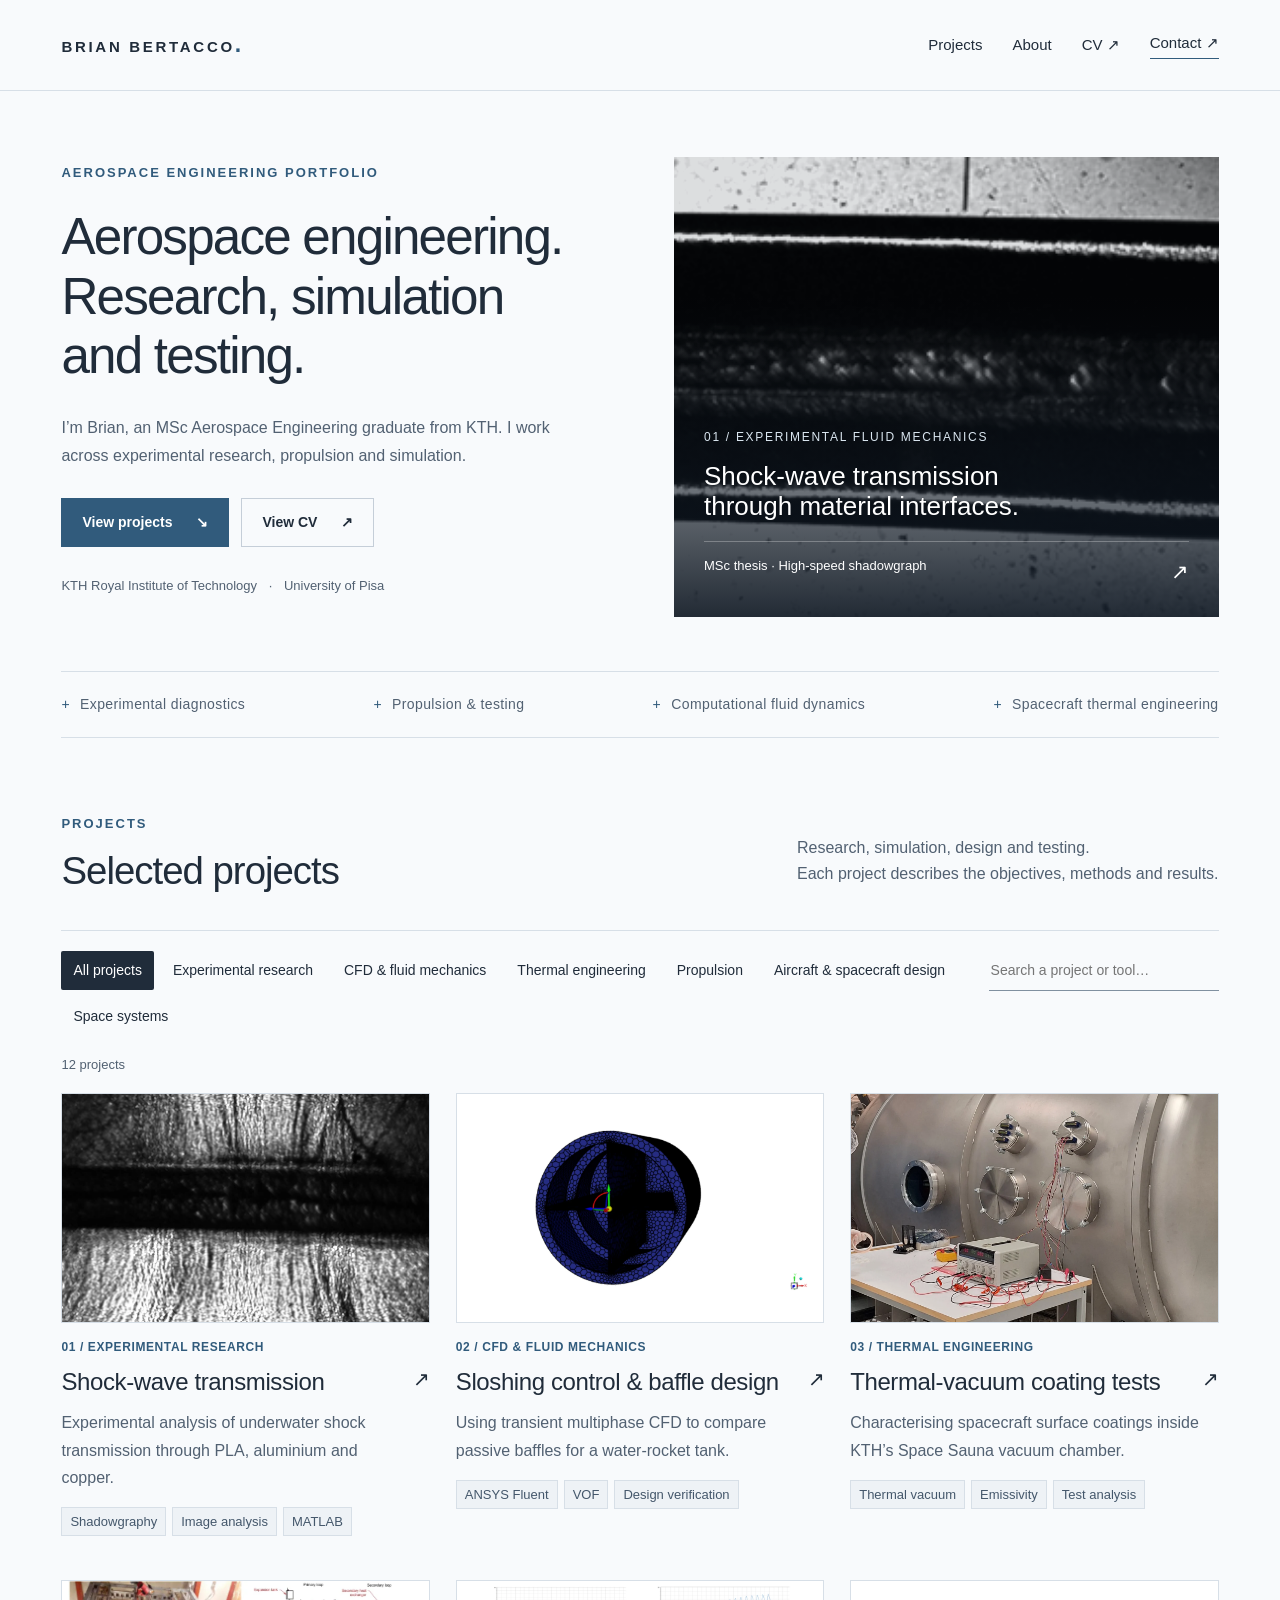
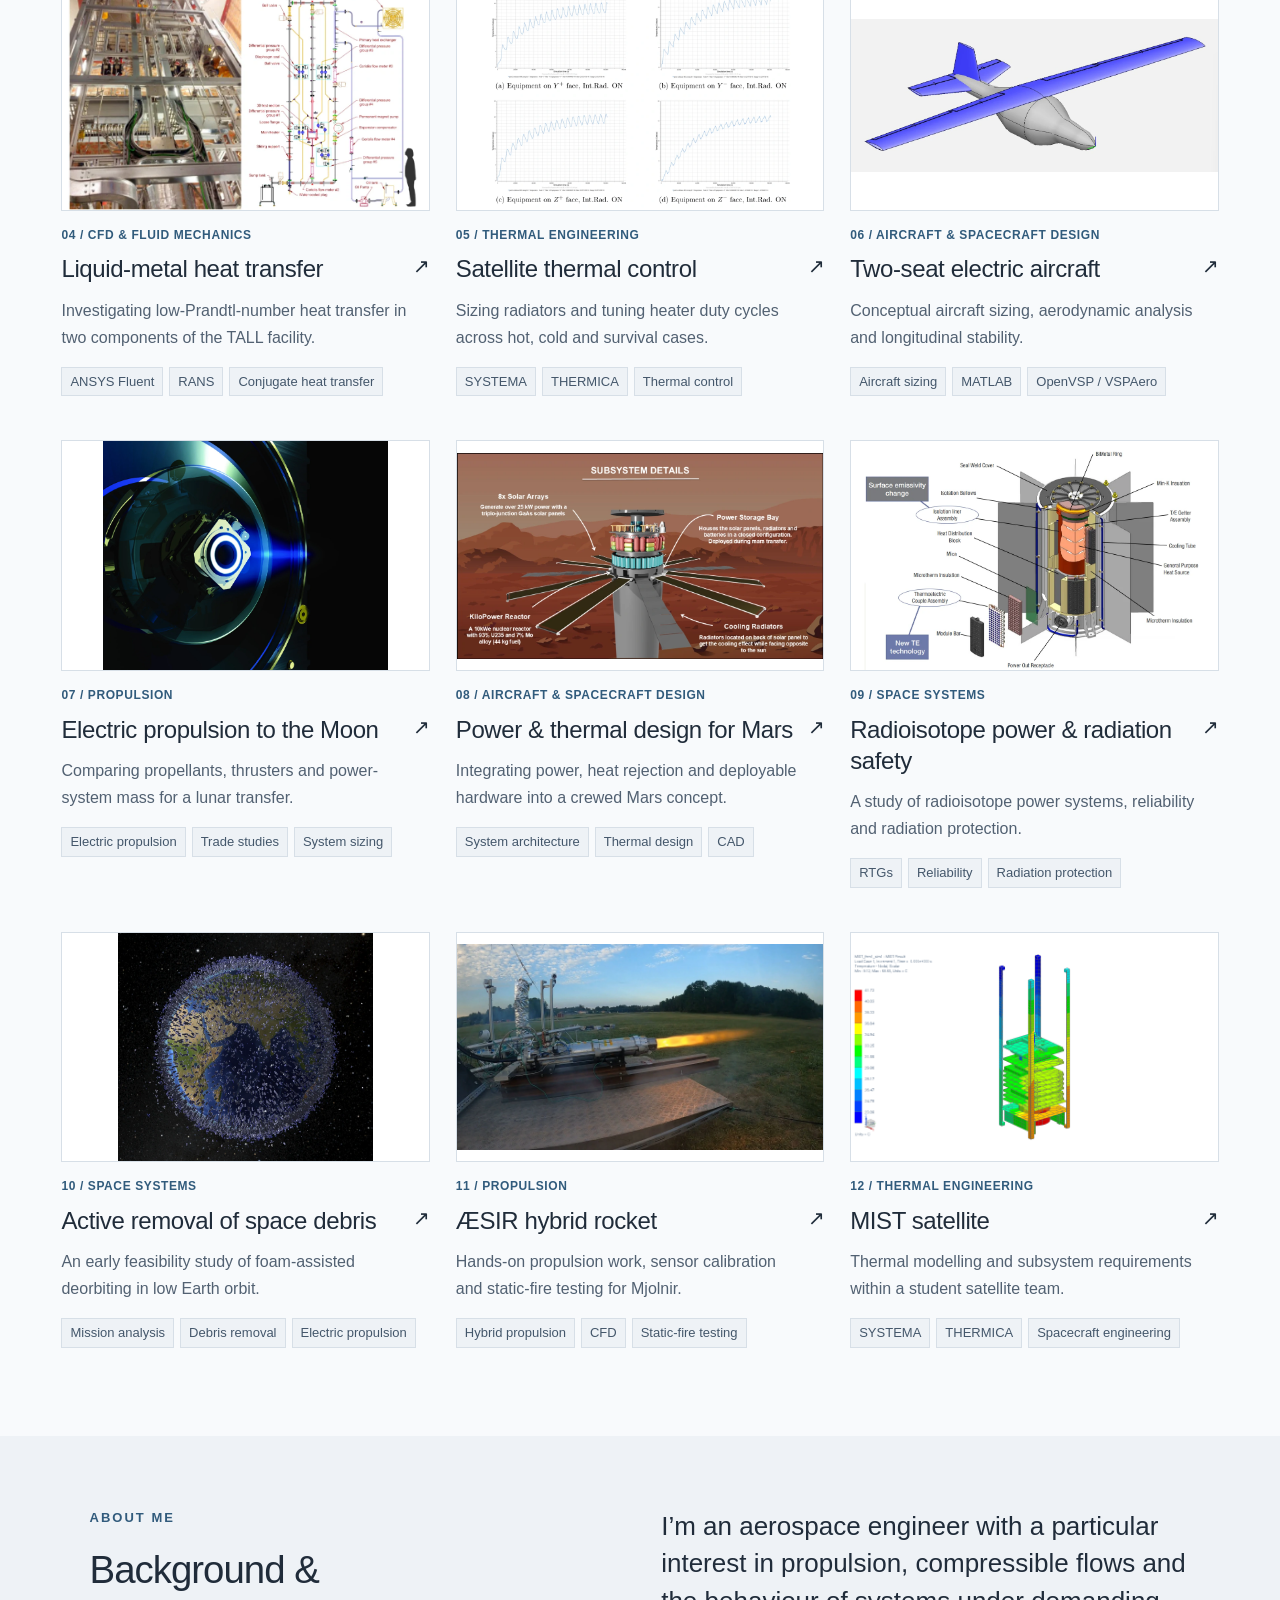
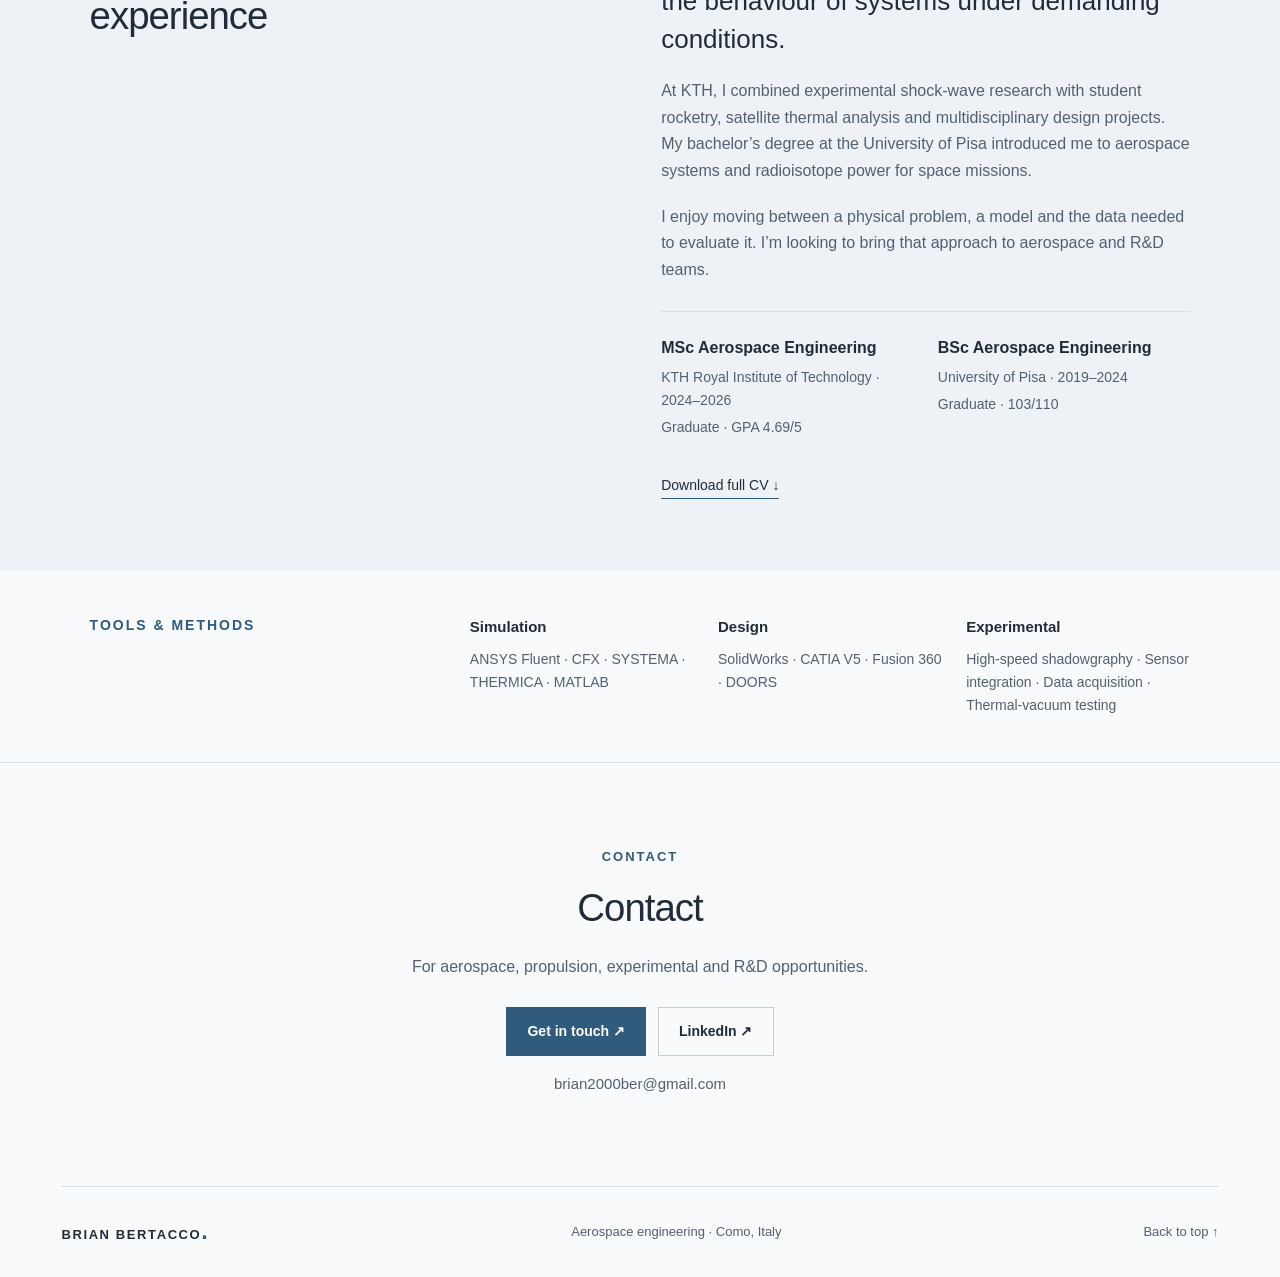
<file: index.html>
<!doctype html><html lang="en"><head><meta charset="utf-8"><meta name="viewport" content="width=device-width,initial-scale=1"><meta name="description" content="Brian Bertacco, MSc Aerospace Engineering graduate from KTH. Experimental research, propulsion, CFD and spacecraft thermal engineering."><meta name="theme-color" content="#f8fafc"><title>Aerospace engineering portfolio | Brian Bertacco</title><link rel="icon" href="assets/favicon.svg" type="image/svg+xml"><link rel="stylesheet" href="style.css?v=20261004-team"><script defer src="script.js"></script></head><body id="top"><a class="skip" href="#main">Skip to content</a><header class="site-header"><a class="brand" href="index.html" aria-label="Brian Bertacco homepage">BRIAN BERTACCO<span class="brand-dot">.</span></a><button class="menu-toggle" aria-expanded="false" aria-controls="nav">Menu <span>+</span></button><nav id="nav" aria-label="Main navigation"><a href="index.html#projects">Projects</a><a href="index.html#about">About</a><a href="documents/brian-bertacco-cv.pdf" target="_blank" rel="noopener">CV ↗</a><a class="nav-contact" href="index.html#contact">Contact ↗</a></nav></header><main id="main"><section class="hero"><div class="hero-copy"><p class="eyebrow">AEROSPACE ENGINEERING PORTFOLIO</p><h1>Aerospace engineering.<br>Research, simulation<br>and testing.</h1><p class="hero-intro">I’m Brian, an MSc Aerospace Engineering graduate from KTH. I work across experimental research, propulsion and simulation.</p><div class="actions"><a class="button primary" href="#projects">View projects <span>↘</span></a><a class="button" href="documents/brian-bertacco-cv.pdf" target="_blank" rel="noopener">View CV <span>↗</span></a></div><p class="hero-foot">KTH Royal Institute of Technology <span>·</span> University of Pisa</p></div><a class="hero-image" href="projects/shock-transmission.html"><img src="assets/images/shock-feature.png" alt="High-speed shadowgraph from Brian Bertacco’s MSc shock-wave experiments" width="367" height="243" fetchpriority="high"><div class="image-label"><span>01 / EXPERIMENTAL FLUID MECHANICS</span><strong>Shock-wave transmission<br>through material interfaces.</strong><small>MSc thesis · High-speed shadowgraph <b>↗</b></small></div></a></section><section class="discipline-strip" aria-label="Areas of work"><span>Experimental diagnostics</span><span>Propulsion & testing</span><span>Computational fluid dynamics</span><span>Spacecraft thermal engineering</span></section><section id="projects" class="projects-section"><div class="section-heading"><div><p class="eyebrow">PROJECTS</p><h2>Selected projects</h2></div><p>Research, simulation, design and testing.<br>Each project describes the objectives, methods and results.</p></div><div class="project-tools"><div class="filters" aria-label="Filter projects"><button class="filter active" data-filter="All projects" aria-pressed="true">All projects</button><button class="filter" data-filter="Experimental research" aria-pressed="false">Experimental research</button><button class="filter" data-filter="CFD &amp; fluid mechanics" aria-pressed="false">CFD &amp; fluid mechanics</button><button class="filter" data-filter="Thermal engineering" aria-pressed="false">Thermal engineering</button><button class="filter" data-filter="Propulsion" aria-pressed="false">Propulsion</button><button class="filter" data-filter="Aircraft &amp; spacecraft design" aria-pressed="false">Aircraft &amp; spacecraft design</button><button class="filter" data-filter="Space systems" aria-pressed="false">Space systems</button></div><label class="search-label"><span class="sr-only">Search projects</span><input id="project-search" type="search" placeholder="Search a project or tool…"></label></div><div class="results-line" id="result-count" aria-live="polite">12 projects</div><div class="project-grid"><article class="project-card" data-category="Experimental research" data-search="shock-wave transmission experimental research capturing how underwater shocks transmit through pla, aluminium and copper. shadowgraphy image analysis matlab"><a class="card-image" href="projects/shock-transmission.html" tabindex="-1" aria-hidden="true"><img src="assets/images/shock.webp" alt="Free-field baseline, Shot 2 at 18.2 µs. MSc thesis, Figure 13(d), PDF p. 21." loading="lazy" width="900" height="550"></a><div class="card-meta"><span>01 / Experimental research</span></div><h3><a href="projects/shock-transmission.html">Shock-wave transmission<span aria-hidden="true">↗</span></a></h3><p>Experimental analysis of underwater shock transmission through PLA, aluminium and copper.</p><div class="tags"><span>Shadowgraphy</span><span>Image analysis</span><span>MATLAB</span></div></article><article class="project-card" data-category="CFD &amp; fluid mechanics" data-search="sloshing control &amp; baffle design cfd &amp; fluid mechanics using transient multiphase cfd to compare passive baffles for a water-rocket tank. ansys fluent vof design verification"><a class="card-image" href="projects/sloshing-control.html" tabindex="-1" aria-hidden="true"><img src="assets/images/slosh.webp" alt="Mixed baffle configuration with central cruciform structure. Final Design Report, Figure 4, PDF p. 21." loading="lazy" width="900" height="550"></a><div class="card-meta"><span>02 / CFD &amp; fluid mechanics</span></div><h3><a href="projects/sloshing-control.html">Sloshing control &amp; baffle design<span aria-hidden="true">↗</span></a></h3><p>Using transient multiphase CFD to compare passive baffles for a water-rocket tank.</p><div class="tags"><span>ANSYS Fluent</span><span>VOF</span><span>Design verification</span></div></article><article class="project-card" data-category="Thermal engineering" data-search="thermal-vacuum coating tests thermal engineering characterising spacecraft surface coatings inside kth’s space sauna vacuum chamber. thermal vacuum emissivity test analysis"><a class="card-image" href="projects/thermal-vacuum.html" tabindex="-1" aria-hidden="true"><img src="assets/images/tvc-user.webp" alt="User-supplied thermal-vacuum chamber photograph for visual context. The specific apparatus and image authorship were not documented." loading="lazy" width="900" height="550"></a><div class="card-meta"><span>03 / Thermal engineering</span></div><h3><a href="projects/thermal-vacuum.html">Thermal-vacuum coating tests<span aria-hidden="true">↗</span></a></h3><p>Characterising spacecraft surface coatings inside KTH’s Space Sauna vacuum chamber.</p><div class="tags"><span>Thermal vacuum</span><span>Emissivity</span><span>Test analysis</span></div></article><article class="project-card" data-category="CFD &amp; fluid mechanics" data-search="liquid-metal heat transfer cfd &amp; fluid mechanics investigating low-prandtl-number heat transfer in two components of the tall facility. ansys fluent rans conjugate heat transfer"><a class="card-image" href="projects/liquid-metal-cfd.html" tabindex="-1" aria-hidden="true"><img src="assets/images/tall-reference.webp" alt="User-supplied TALL-3D facility reference illustration. This is contextual imagery, not a simulation contour or the 2D geometry of this coursework report." loading="lazy" width="900" height="550"></a><div class="card-meta"><span>04 / CFD &amp; fluid mechanics</span></div><h3><a href="projects/liquid-metal-cfd.html">Liquid-metal heat transfer<span aria-hidden="true">↗</span></a></h3><p>Investigating low-Prandtl-number heat transfer in two components of the TALL facility.</p><div class="tags"><span>ANSYS Fluent</span><span>RANS</span><span>Conjugate heat transfer</span></div></article><article class="project-card" data-category="Thermal engineering" data-search="satellite thermal control thermal engineering sizing radiators and tuning heater duty cycles across hot, cold and survival cases. systema thermica thermal control"><a class="card-image" href="projects/satellite-thermal-control.html" tabindex="-1" aria-hidden="true"><img src="assets/images/thermica.webp" alt="Hot-case equipment temperatures with internal radiation enabled. Thermal Control System report, Figure A.3, PDF p. 13." loading="lazy" width="900" height="550"></a><div class="card-meta"><span>05 / Thermal engineering</span></div><h3><a href="projects/satellite-thermal-control.html">Satellite thermal control<span aria-hidden="true">↗</span></a></h3><p>Sizing radiators and tuning heater duty cycles across hot, cold and survival cases.</p><div class="tags"><span>SYSTEMA</span><span>THERMICA</span><span>Thermal control</span></div></article><article class="project-card" data-category="Aircraft &amp; spacecraft design" data-search="two-seat electric aircraft aircraft &amp; spacecraft design from sizing constraints to aerodynamic performance and longitudinal stability. aircraft sizing matlab openvsp / vspaero"><a class="card-image" href="projects/electric-aircraft.html" tabindex="-1" aria-hidden="true"><img src="assets/images/aircraft.webp" alt="Final team aircraft configuration in OpenVSP. Flight Project, Figure 11, PDF p. 23." loading="lazy" width="900" height="550"></a><div class="card-meta"><span>06 / Aircraft &amp; spacecraft design</span></div><h3><a href="projects/electric-aircraft.html">Two-seat electric aircraft<span aria-hidden="true">↗</span></a></h3><p>Conceptual aircraft sizing, aerodynamic analysis and longitudinal stability.</p><div class="tags"><span>Aircraft sizing</span><span>MATLAB</span><span>OpenVSP / VSPAero</span></div></article><article class="project-card" data-category="Propulsion" data-search="electric propulsion to the moon propulsion comparing propellants, thrusters and power-system mass for a lunar transfer. electric propulsion trade studies system sizing"><a class="card-image" href="projects/lunar-electric-propulsion.html" tabindex="-1" aria-hidden="true"><img src="assets/images/smart-thruster-reference.webp" alt="User-supplied photograph of SMART-1’s stationary plasma thruster. Reference imagery; not hardware from this coursework study." loading="lazy" width="900" height="550"></a><div class="card-meta"><span>07 / Propulsion</span></div><h3><a href="projects/lunar-electric-propulsion.html">Electric propulsion to the Moon<span aria-hidden="true">↗</span></a></h3><p>Comparing propellants, thrusters and power-system mass for a lunar transfer.</p><div class="tags"><span>Electric propulsion</span><span>Trade studies</span><span>System sizing</span></div></article><article class="project-card" data-category="Aircraft &amp; spacecraft design" data-search="power &amp; thermal design for mars aircraft &amp; spacecraft design integrating power, heat rejection and deployable hardware into a crewed mars concept. system architecture thermal design cad"><a class="card-image" href="projects/mars-vehicle.html" tabindex="-1" aria-hidden="true"><img src="assets/images/mars-detail.webp" alt="Team rendering showing solar arrays, power storage and radiators. Vehicle Design report, Figure 12, PDF p. 13." loading="lazy" width="900" height="550"></a><div class="card-meta"><span>08 / Aircraft &amp; spacecraft design</span></div><h3><a href="projects/mars-vehicle.html">Power &amp; thermal design for Mars<span aria-hidden="true">↗</span></a></h3><p>Integrating power, heat rejection and deployable hardware into a crewed Mars concept.</p><div class="tags"><span>System architecture</span><span>Thermal design</span><span>CAD</span></div></article><article class="project-card" data-category="Space systems" data-search="radioisotope power &amp; radiation safety space systems exploring deep-space power generation, reliability and radiation protection. rtgs reliability radiation protection"><a class="card-image" href="projects/radioisotope-power.html" tabindex="-1" aria-hidden="true"><img src="assets/images/em-mrtg-reference.webp" alt="User-supplied eMMRTG explanatory diagram. Reference imagery; not hardware developed in the BSc thesis." loading="lazy" width="900" height="550"></a><div class="card-meta"><span>09 / Space systems</span></div><h3><a href="projects/radioisotope-power.html">Radioisotope power &amp; radiation safety<span aria-hidden="true">↗</span></a></h3><p>A study of radioisotope power systems, reliability and radiation protection.</p><div class="tags"><span>RTGs</span><span>Reliability</span><span>Radiation protection</span></div></article><article class="project-card" data-category="Space systems" data-search="active removal of space debris space systems an early feasibility study of foam-assisted deorbiting in low earth orbit. mission analysis debris removal electric propulsion"><a class="card-image" href="projects/space-debris-removal.html" tabindex="-1" aria-hidden="true"><img src="assets/images/earth-debris-user.webp" alt="User-supplied illustration of Earth and orbital debris. Visual context, not a rendering from the feasibility analysis." loading="lazy" width="900" height="550"></a><div class="card-meta"><span>10 / Space systems</span></div><h3><a href="projects/space-debris-removal.html">Active removal of space debris<span aria-hidden="true">↗</span></a></h3><p>An early feasibility study of foam-assisted deorbiting in low Earth orbit.</p><div class="tags"><span>Mission analysis</span><span>Debris removal</span><span>Electric propulsion</span></div></article><article class="project-card" data-category="Propulsion" data-search="æsir hybrid rocket propulsion hands-on propulsion work, sensor calibration and static-fire testing for mjolnir. hybrid propulsion cfd static-fire testing"><a class="card-image" href="projects/aesir-rocketry.html" tabindex="-1" aria-hidden="true"><img src="assets/images/aesir-fire.webp" alt="Mjolnir hybrid motor during an ÆSIR static-fire test" width="1600" height="900" loading="lazy"></a><div class="card-meta"><span>11 / Propulsion</span></div><h3><a href="projects/aesir-rocketry.html">ÆSIR hybrid rocket<span aria-hidden="true">↗</span></a></h3><p>Hands-on propulsion work, sensor calibration and static-fire testing for Mjolnir.</p><div class="tags"><span>Hybrid propulsion</span><span>CFD</span><span>Static-fire testing</span></div></article><article class="project-card" data-category="Thermal engineering" data-search="mist satellite thermal engineering thermal modelling and subsystem requirements within a student satellite team. systema thermica spacecraft engineering"><a class="card-image" href="projects/mist-satellite.html" tabindex="-1" aria-hidden="true"><img src="assets/images/mist-hot-case.webp" alt="MIST satellite thermal model with simulated temperature contours" width="1515" height="788" loading="lazy"></a><div class="card-meta"><span>12 / Thermal engineering</span></div><h3><a href="projects/mist-satellite.html">MIST satellite<span aria-hidden="true">↗</span></a></h3><p>Thermal modelling and subsystem requirements within a student satellite team.</p><div class="tags"><span>SYSTEMA</span><span>THERMICA</span><span>Spacecraft engineering</span></div></article></div><p id="no-results" hidden>No projects match this search. Try another topic or select All projects.</p></section><section id="about" class="about-section"><div><p class="eyebrow">ABOUT ME</p><h2>Background &amp;<br>experience</h2></div><div class="about-copy"><p class="large-copy">I’m an aerospace engineer with a particular interest in propulsion, compressible flows and the behaviour of systems under demanding conditions.</p><p>At KTH, I combined experimental shock-wave research with student rocketry, satellite thermal analysis and multidisciplinary design projects. My bachelor’s degree at the University of Pisa introduced me to aerospace systems and radioisotope power for space missions.</p><p>I enjoy moving between a physical problem, a model and the data needed to evaluate it. I’m looking to bring that approach to aerospace and R&amp;D teams.</p><div class="education"><div><strong>MSc Aerospace Engineering</strong><span>KTH Royal Institute of Technology · 2024–2026</span><small>Graduate · GPA 4.69/5</small></div><div><strong>BSc Aerospace Engineering</strong><span>University of Pisa · 2019–2024</span><small>Graduate · 103/110</small></div></div><a class="text-link" href="documents/brian-bertacco-cv.pdf" download>Download full CV ↓</a></div></section><section class="skills-section"><p class="eyebrow">TOOLS & METHODS</p><div><p><strong>Simulation</strong>ANSYS Fluent · CFX · SYSTEMA · THERMICA · MATLAB</p><p><strong>Design</strong>SolidWorks · CATIA V5 · Fusion 360 · DOORS</p><p><strong>Experimental</strong>High-speed shadowgraphy · Sensor integration · Data acquisition · Thermal-vacuum testing</p></div></section><section id="contact" class="contact-section"><p class="eyebrow">CONTACT</p><h2>Contact</h2><p>For aerospace, propulsion, experimental and R&amp;D opportunities.</p><div class="actions"><a class="button primary" href="mailto:brian2000ber@gmail.com">Get in touch ↗</a><a class="button" href="https://www.linkedin.com/in/brianbertacco" target="_blank" rel="noopener">LinkedIn ↗</a></div><a class="email" href="mailto:brian2000ber@gmail.com">brian2000ber@gmail.com</a></section></main><footer><a class="brand" href="index.html">BRIAN BERTACCO<span class="brand-dot">.</span></a><span>Aerospace engineering · Como, Italy</span><a href="#top">Back to top ↑</a></footer><dialog id="lightbox" aria-label="Project image"><button class="lightbox-close" aria-label="Close image">Close ×</button><img alt=""><p></p></dialog></body></html>
</file>
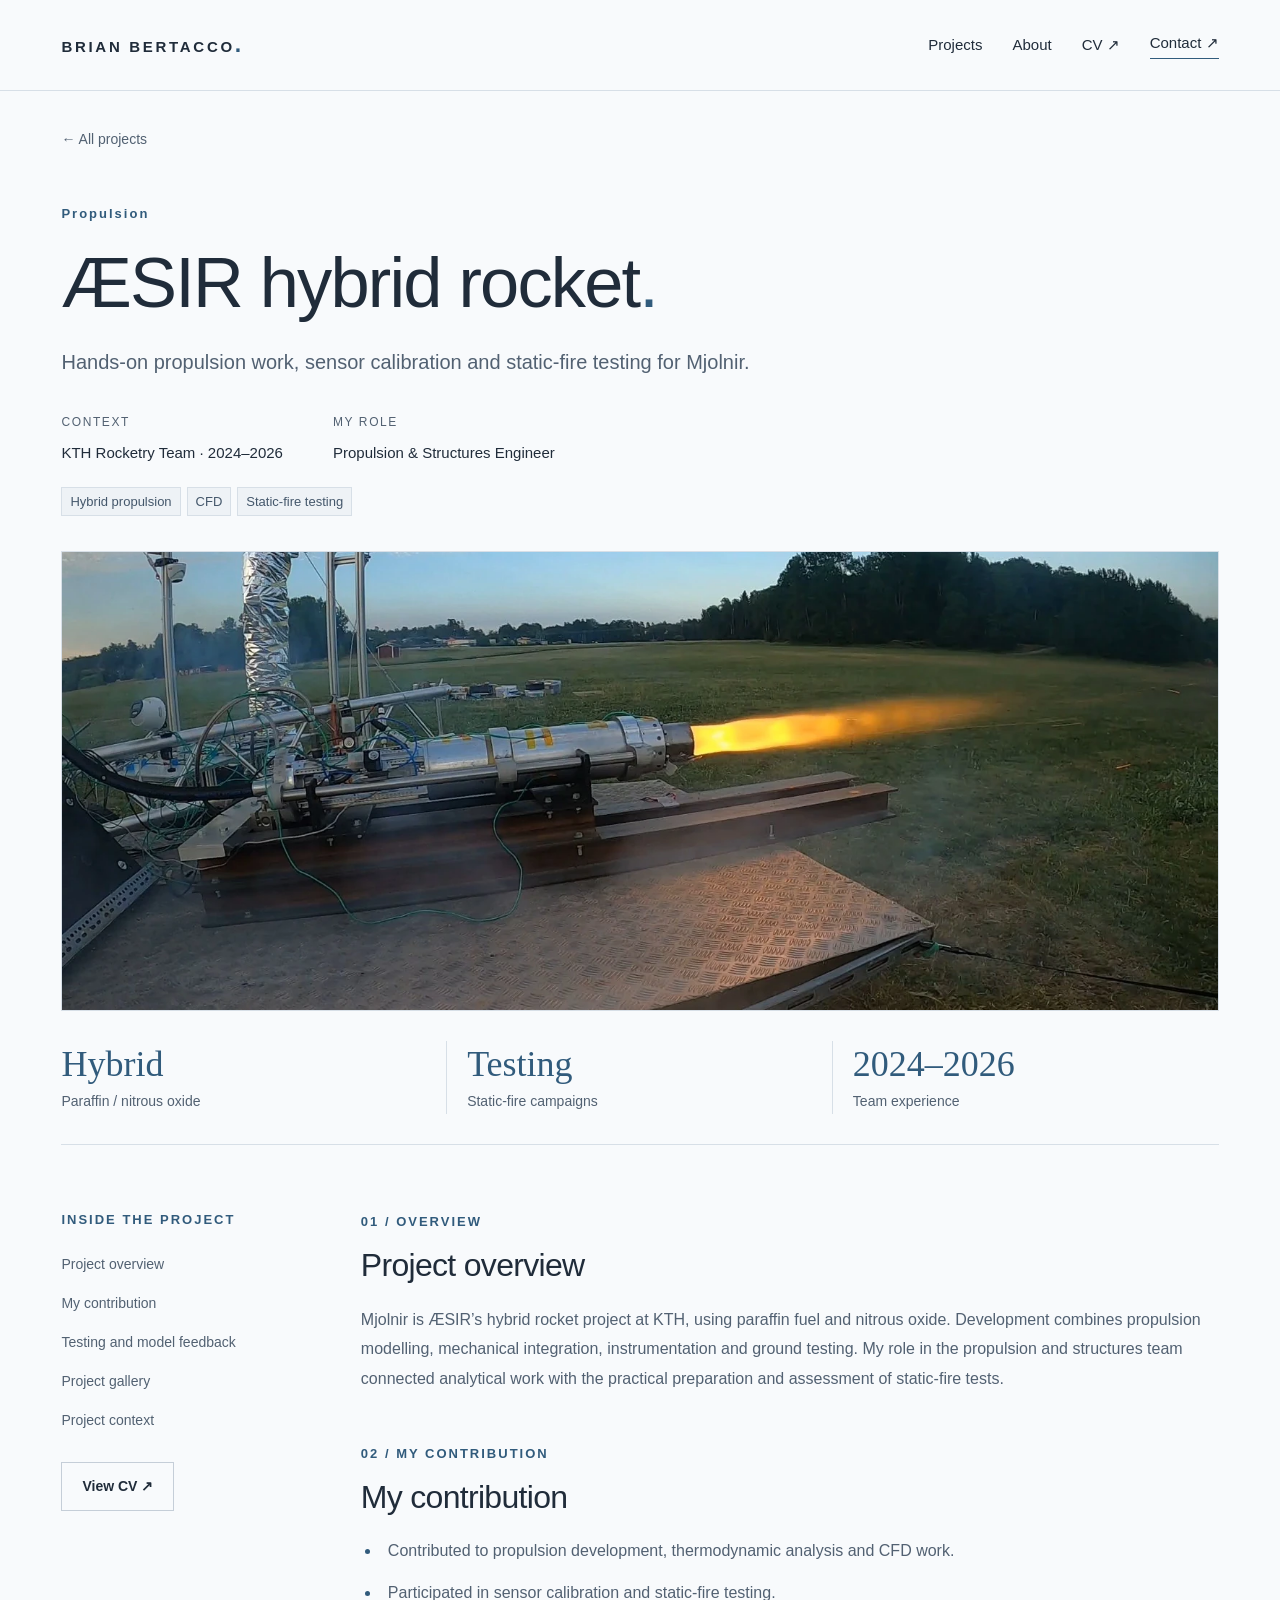
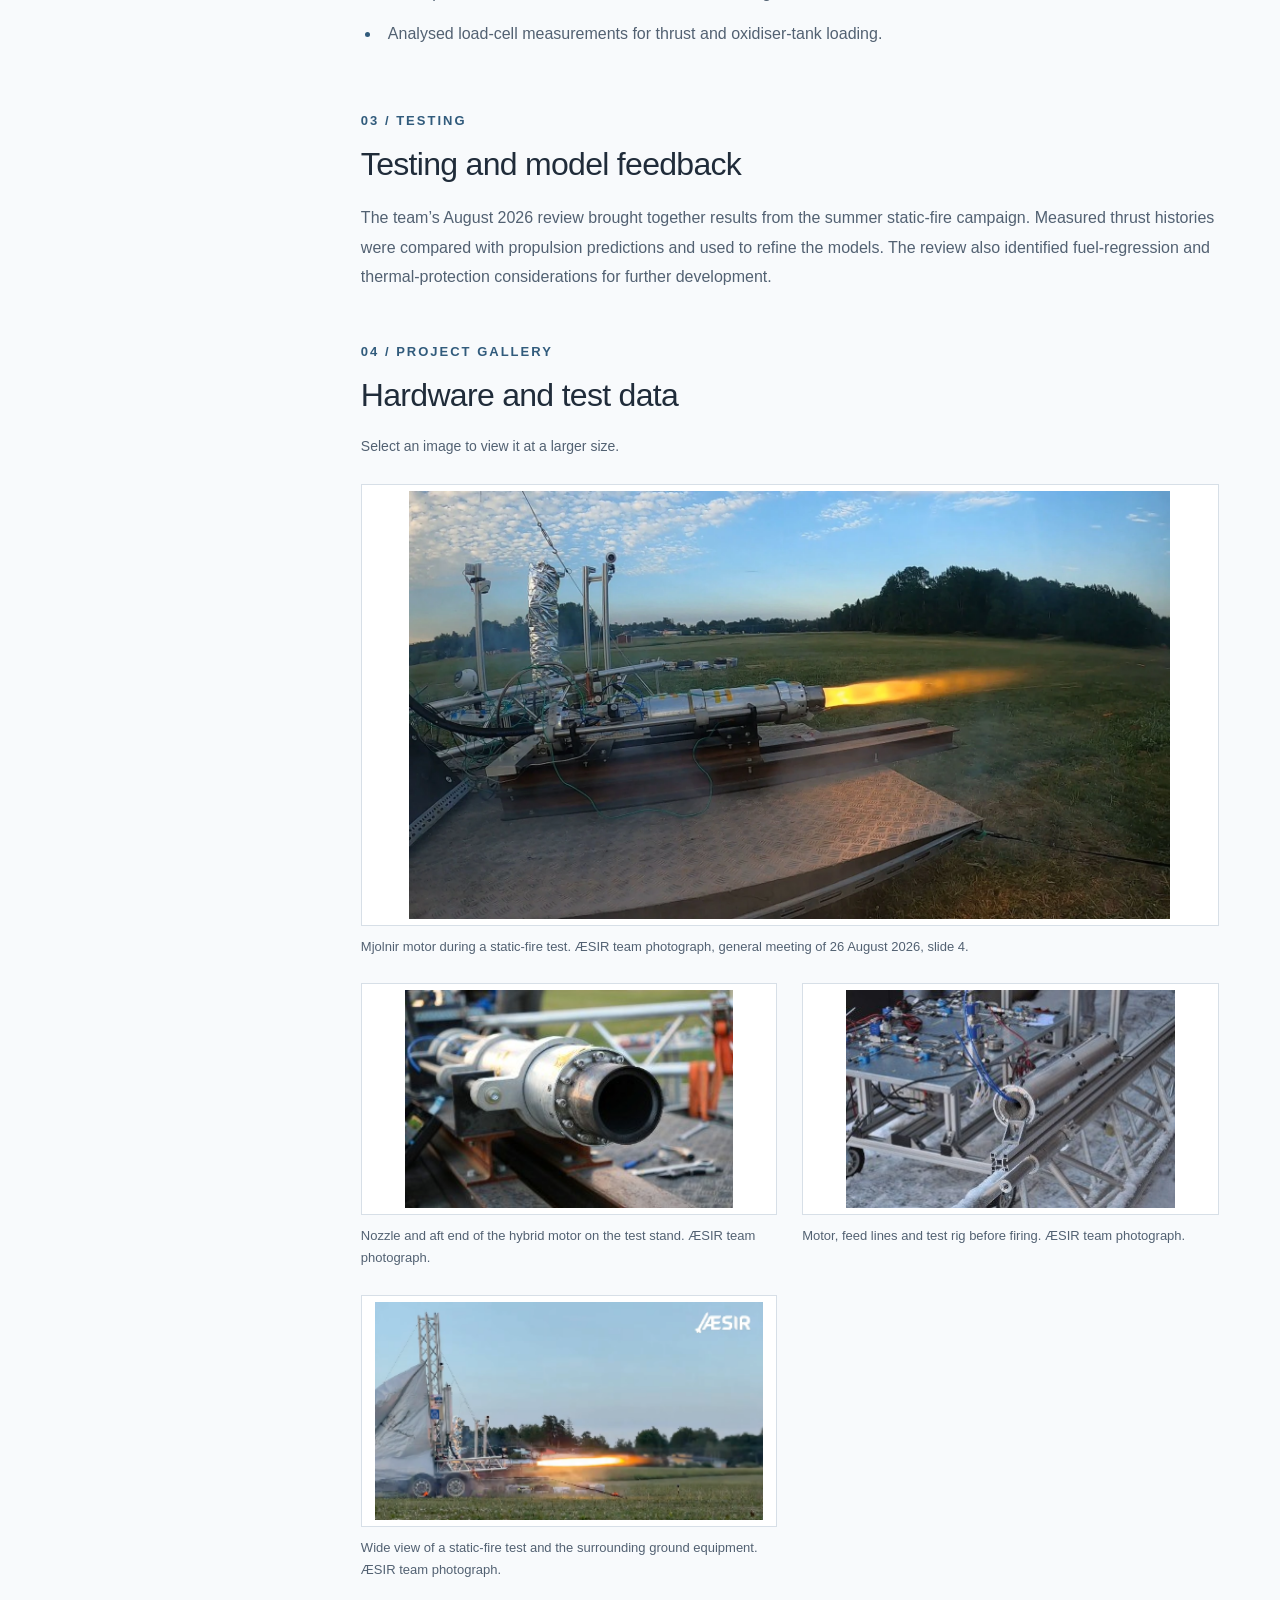
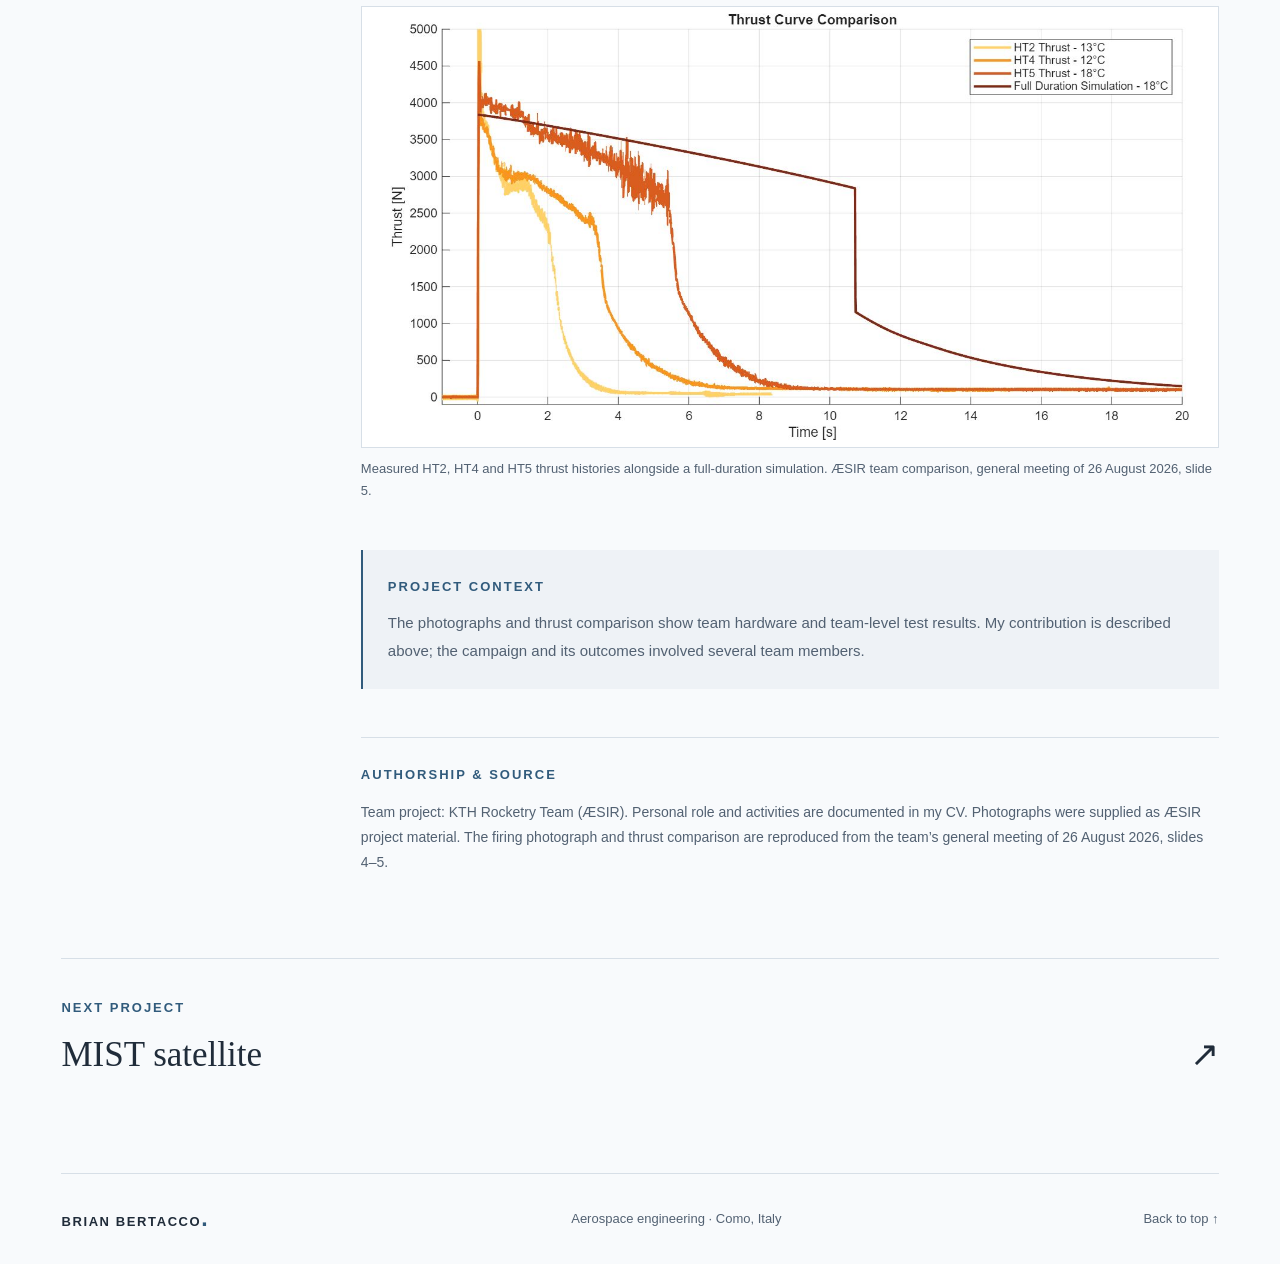
<file: projects/aesir-rocketry.html>
<!doctype html><html lang="en"><head><meta charset="utf-8"><meta name="viewport" content="width=device-width,initial-scale=1"><meta name="description" content="Hands-on propulsion work, sensor calibration and static-fire testing for Mjolnir."><meta name="theme-color" content="#f8fafc"><title>ÆSIR hybrid rocket | Brian Bertacco</title><link rel="icon" href="../assets/favicon.svg" type="image/svg+xml"><link rel="stylesheet" href="../style.css?v=20261004-team"><script defer src="../script.js"></script></head><body id="top"><a class="skip" href="#main">Skip to content</a><header class="site-header"><a class="brand" href="../index.html" aria-label="Brian Bertacco homepage">BRIAN BERTACCO<span class="brand-dot">.</span></a><button class="menu-toggle" aria-expanded="false" aria-controls="nav">Menu <span>+</span></button><nav id="nav" aria-label="Main navigation"><a href="../index.html#projects">Projects</a><a href="../index.html#about">About</a><a href="../documents/brian-bertacco-cv.pdf" target="_blank" rel="noopener">CV ↗</a><a class="nav-contact" href="../index.html#contact">Contact ↗</a></nav></header><main id="main" class="detail"><a class="back-link" href="../index.html#projects">← All projects</a><section class="detail-title"><p class="eyebrow">Propulsion</p><h1>ÆSIR hybrid rocket<span class="orange">.</span></h1><p class="detail-lead">Hands-on propulsion work, sensor calibration and static-fire testing for Mjolnir.</p><div class="detail-meta"><div><small>CONTEXT</small><span>KTH Rocketry Team · 2024–2026</span></div><div><small>MY ROLE</small><span>Propulsion &amp; Structures Engineer</span></div></div><div class="tags"><span>Hybrid propulsion</span><span>CFD</span><span>Static-fire testing</span></div></section><div class="detail-cover photo-cover"><img src="../assets/images/aesir-fire.webp" alt="Mjolnir motor during a static-fire test. ÆSIR team photograph, general meeting of 26 August 2026, slide 4." width="1600" height="900" fetchpriority="high"></div><div class="metrics"><div><strong>Hybrid</strong><span>Paraffin / nitrous oxide</span></div><div><strong>Testing</strong><span>Static-fire campaigns</span></div><div><strong>2024–2026</strong><span>Team experience</span></div></div><div class="case-layout"><aside><p class="eyebrow">INSIDE THE PROJECT</p><a href="#overview">Project overview</a><a href="#contribution">My contribution</a><a href="#outcome">Testing and model feedback</a><a href="#gallery">Project gallery</a><a href="#scope">Project context</a><a class="button" href="../documents/brian-bertacco-cv.pdf" target="_blank" rel="noopener">View CV ↗</a></aside><div class="case-body"><section id="overview"><p class="eyebrow">01 / OVERVIEW</p><h2>Project overview</h2><p>Mjolnir is ÆSIR’s hybrid rocket project at KTH, using paraffin fuel and nitrous oxide. Development combines propulsion modelling, mechanical integration, instrumentation and ground testing. My role in the propulsion and structures team connected analytical work with the practical preparation and assessment of static-fire tests.</p></section><section id="contribution"><p class="eyebrow">02 / MY CONTRIBUTION</p><h2>My contribution</h2><ul><li>Contributed to propulsion development, thermodynamic analysis and CFD work.</li><li>Participated in sensor calibration and static-fire testing.</li><li>Analysed load-cell measurements for thrust and oxidiser-tank loading.</li></ul></section><section id="outcome"><p class="eyebrow">03 / TESTING</p><h2>Testing and model feedback</h2><p>The team’s August 2026 review brought together results from the summer static-fire campaign. Measured thrust histories were compared with propulsion predictions and used to refine the models. The review also identified fuel-regression and thermal-protection considerations for further development.</p></section><section id="gallery"><p class="eyebrow">04 / PROJECT GALLERY</p><h2>Hardware and test data</h2><p class="small">Select an image to view it at a larger size.</p><div class="gallery"><figure><button class="enlarge" data-image="../assets/images/aesir-fire.webp" data-caption="Mjolnir motor during a static-fire test. ÆSIR team photograph, general meeting of 26 August 2026, slide 4." aria-label="Enlarge: Mjolnir motor during a static-fire test. ÆSIR team photograph, general meeting of 26 August 2026, slide 4."><img src="../assets/images/aesir-fire.webp" alt="Mjolnir motor during a static-fire test. ÆSIR team photograph, general meeting of 26 August 2026, slide 4." width="1600" height="900" loading="lazy"></button><figcaption>Mjolnir motor during a static-fire test. ÆSIR team photograph, general meeting of 26 August 2026, slide 4.</figcaption></figure><figure><button class="enlarge" data-image="../assets/images/aesir-nozzle.webp" data-caption="Nozzle and aft end of the hybrid motor on the test stand. ÆSIR team photograph." aria-label="Enlarge: Nozzle and aft end of the hybrid motor on the test stand. ÆSIR team photograph."><img src="../assets/images/aesir-nozzle.webp" alt="Nozzle and aft end of the hybrid motor on the test stand. ÆSIR team photograph." width="307" height="204" loading="lazy"></button><figcaption>Nozzle and aft end of the hybrid motor on the test stand. ÆSIR team photograph.</figcaption></figure><figure><button class="enlarge" data-image="../assets/images/aesir-rig.webp" data-caption="Motor, feed lines and test rig before firing. ÆSIR team photograph." aria-label="Enlarge: Motor, feed lines and test rig before firing. ÆSIR team photograph."><img src="../assets/images/aesir-rig.webp" alt="Motor, feed lines and test rig before firing. ÆSIR team photograph." width="327" height="217" loading="lazy"></button><figcaption>Motor, feed lines and test rig before firing. ÆSIR team photograph.</figcaption></figure><figure><button class="enlarge" data-image="../assets/images/aesir-wide-fire.webp" data-caption="Wide view of a static-fire test and the surrounding ground equipment. ÆSIR team photograph." aria-label="Enlarge: Wide view of a static-fire test and the surrounding ground equipment. ÆSIR team photograph."><img src="../assets/images/aesir-wide-fire.webp" alt="Wide view of a static-fire test and the surrounding ground equipment. ÆSIR team photograph." width="351" height="197" loading="lazy"></button><figcaption>Wide view of a static-fire test and the surrounding ground equipment. ÆSIR team photograph.</figcaption></figure><figure class="figure-wide"><button class="enlarge" data-image="../assets/images/aesir-thrust.webp" data-caption="Measured HT2, HT4 and HT5 thrust histories alongside a full-duration simulation. ÆSIR team comparison, general meeting of 26 August 2026, slide 5." aria-label="Enlarge: Measured HT2, HT4 and HT5 thrust histories alongside a full-duration simulation. ÆSIR team comparison, general meeting of 26 August 2026, slide 5."><img src="../assets/images/aesir-thrust.webp" alt="Measured HT2, HT4 and HT5 thrust histories alongside a full-duration simulation. ÆSIR team comparison, general meeting of 26 August 2026, slide 5." width="1335" height="714" loading="lazy"></button><figcaption>Measured HT2, HT4 and HT5 thrust histories alongside a full-duration simulation. ÆSIR team comparison, general meeting of 26 August 2026, slide 5.</figcaption></figure></div></section><section id="scope" class="scope"><p class="eyebrow">PROJECT CONTEXT</p><p>The photographs and thrust comparison show team hardware and team-level test results. My contribution is described above; the campaign and its outcomes involved several team members.</p></section><section class="credits"><p class="eyebrow">AUTHORSHIP &amp; SOURCE</p><p>Team project: KTH Rocketry Team (ÆSIR). Personal role and activities are documented in my CV. Photographs were supplied as ÆSIR project material. The firing photograph and thrust comparison are reproduced from the team’s general meeting of 26 August 2026, slides 4–5.</p></section></div></div><a class="next-project" href="mist-satellite.html"><span class="eyebrow">NEXT PROJECT</span><strong>MIST satellite <span>↗</span></strong></a></main><footer><a class="brand" href="../index.html">BRIAN BERTACCO<span class="brand-dot">.</span></a><span>Aerospace engineering · Como, Italy</span><a href="#top">Back to top ↑</a></footer><dialog id="lightbox" aria-label="Project image"><button class="lightbox-close" aria-label="Close image">Close ×</button><img alt=""><p></p></dialog></body></html>
</file>
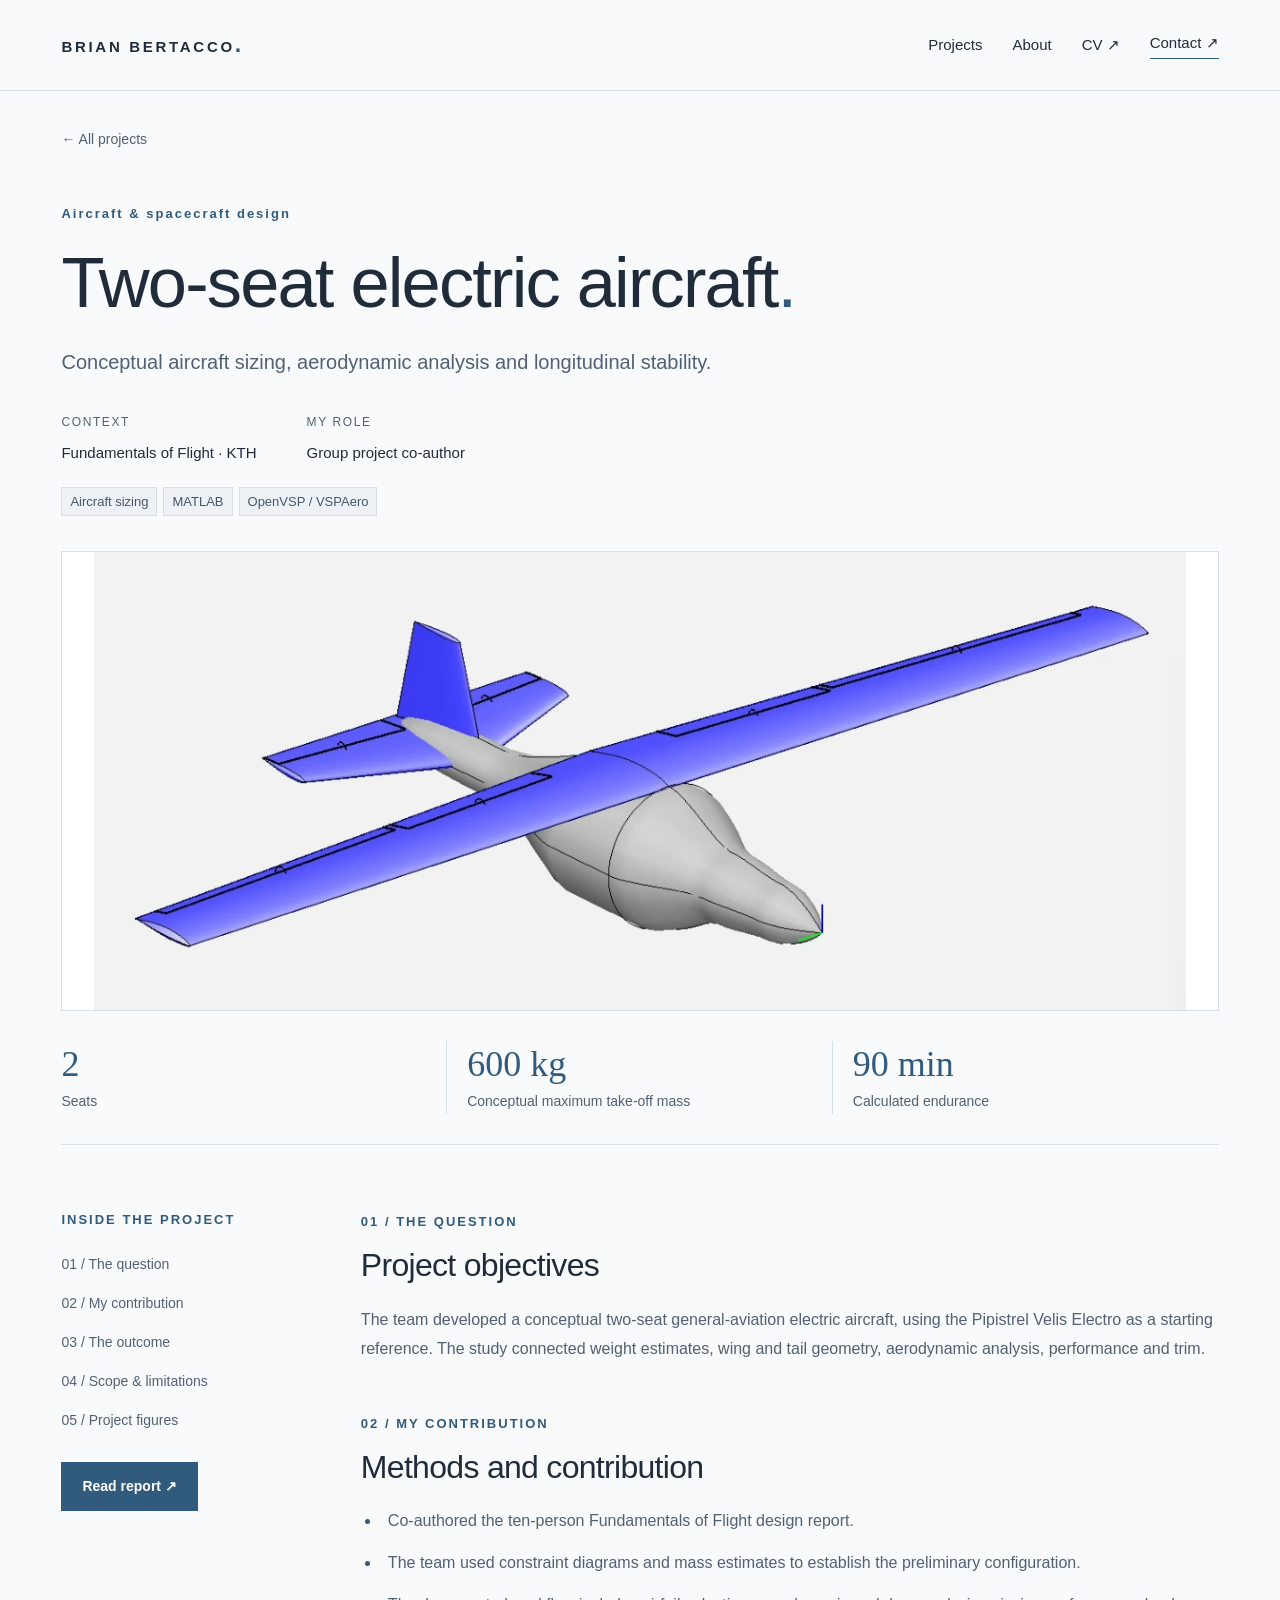
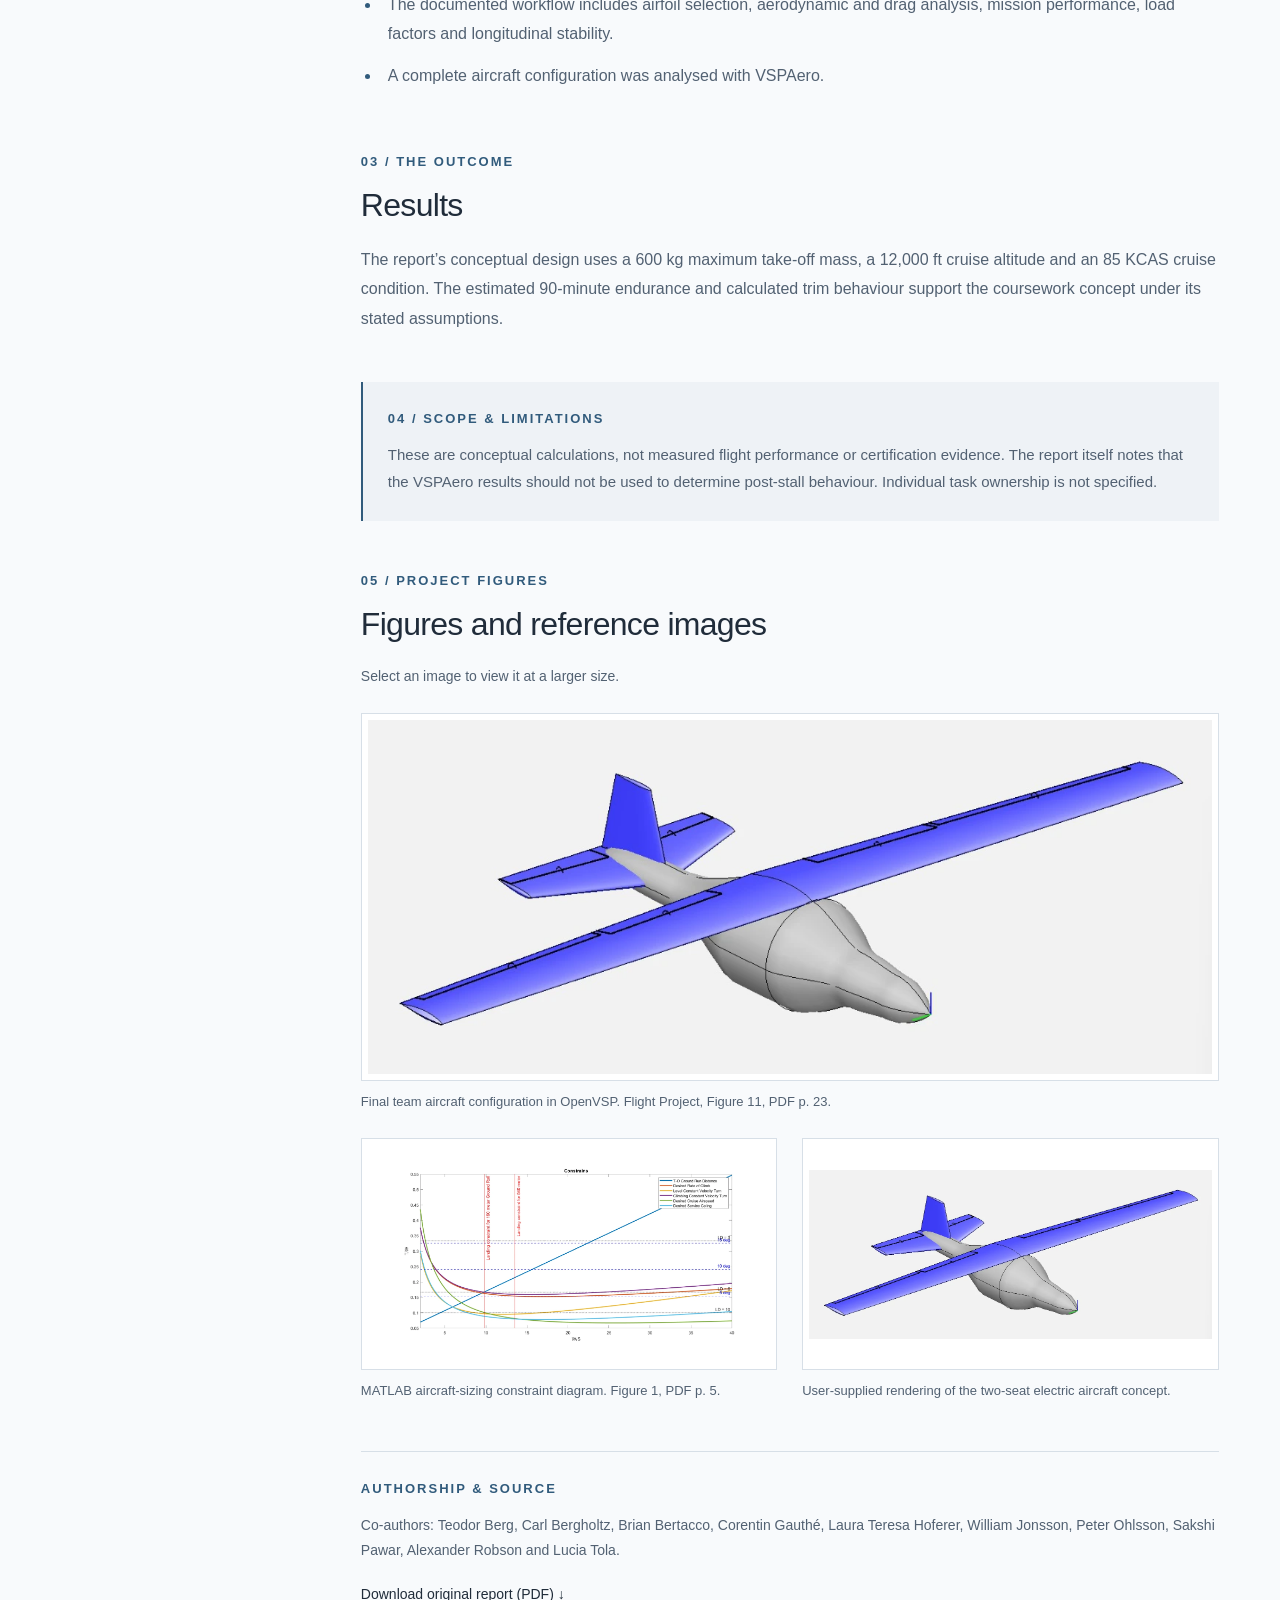
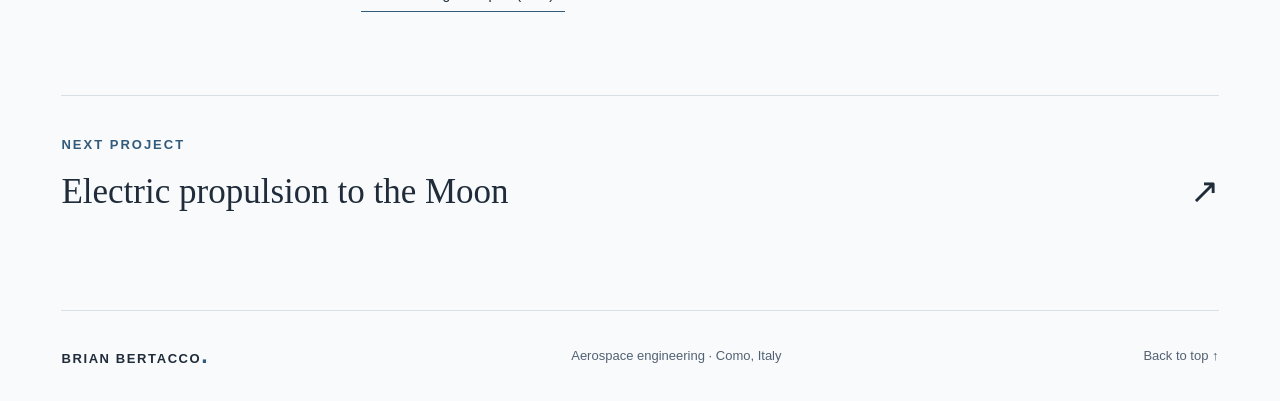
<file: projects/electric-aircraft.html>
<!doctype html><html lang="en"><head><meta charset="utf-8"><meta name="viewport" content="width=device-width,initial-scale=1"><meta name="description" content="Conceptual aircraft sizing, aerodynamic analysis and longitudinal stability."><meta name="theme-color" content="#f8fafc"><title>Two-seat electric aircraft | Brian Bertacco</title><link rel="icon" href="../assets/favicon.svg" type="image/svg+xml"><link rel="stylesheet" href="../style.css"><script defer src="../script.js"></script></head><body id="top"><a class="skip" href="#main">Skip to content</a><header class="site-header"><a class="brand" href="../index.html" aria-label="Brian Bertacco homepage">BRIAN BERTACCO<span class="brand-dot">.</span></a><button class="menu-toggle" aria-expanded="false" aria-controls="nav">Menu <span>+</span></button><nav id="nav" aria-label="Main navigation"><a href="../index.html#projects">Projects</a><a href="../index.html#about">About</a><a href="../documents/brian-bertacco-cv.pdf" target="_blank" rel="noopener">CV ↗</a><a class="nav-contact" href="../index.html#contact">Contact ↗</a></nav></header><main id="main" class="detail"><a class="back-link" href="../index.html#projects">← All projects</a><section class="detail-title"><p class="eyebrow">Aircraft &amp; spacecraft design</p><h1>Two-seat electric aircraft<span class="orange">.</span></h1><p class="detail-lead">Conceptual aircraft sizing, aerodynamic analysis and longitudinal stability.</p><div class="detail-meta"><div><small>CONTEXT</small><span>Fundamentals of Flight · KTH</span></div><div><small>MY ROLE</small><span>Group project co-author</span></div></div><div class="tags"><span>Aircraft sizing</span><span>MATLAB</span><span>OpenVSP / VSPAero</span></div></section><div class="detail-cover"><img src="../assets/images/aircraft.webp" alt="Final team aircraft configuration in OpenVSP. Flight Project, Figure 11, PDF p. 23." loading="eager" width="900" height="550"></div><div class="metrics"><div><strong>2</strong><span>Seats</span></div><div><strong>600 kg</strong><span>Conceptual maximum take-off mass</span></div><div><strong>90 min</strong><span>Calculated endurance</span></div></div><div class="case-layout"><aside><p class="eyebrow">INSIDE THE PROJECT</p><a href="#overview">01 / The question</a><a href="#contribution">02 / My contribution</a><a href="#outcome">03 / The outcome</a><a href="#scope">04 / Scope & limitations</a><a href="#gallery">05 / Project figures</a><a class="button primary" href="../documents/electric-aircraft.pdf" target="_blank" rel="noopener">Read report ↗</a></aside><div class="case-body"><section id="overview"><p class="eyebrow">01 / THE QUESTION</p><h2>Project objectives</h2><p>The team developed a conceptual two-seat general-aviation electric aircraft, using the Pipistrel Velis Electro as a starting reference. The study connected weight estimates, wing and tail geometry, aerodynamic analysis, performance and trim.</p></section><section id="contribution"><p class="eyebrow">02 / MY CONTRIBUTION</p><h2>Methods and contribution</h2><ul><li>Co-authored the ten-person Fundamentals of Flight design report.</li><li>The team used constraint diagrams and mass estimates to establish the preliminary configuration.</li><li>The documented workflow includes airfoil selection, aerodynamic and drag analysis, mission performance, load factors and longitudinal stability.</li><li>A complete aircraft configuration was analysed with VSPAero.</li></ul></section><section id="outcome"><p class="eyebrow">03 / THE OUTCOME</p><h2>Results</h2><p>The report’s conceptual design uses a 600 kg maximum take-off mass, a 12,000 ft cruise altitude and an 85 KCAS cruise condition. The estimated 90-minute endurance and calculated trim behaviour support the coursework concept under its stated assumptions.</p></section><section id="scope" class="scope"><p class="eyebrow">04 / SCOPE & LIMITATIONS</p><p>These are conceptual calculations, not measured flight performance or certification evidence. The report itself notes that the VSPAero results should not be used to determine post-stall behaviour. Individual task ownership is not specified.</p></section><section id="gallery"><p class="eyebrow">05 / PROJECT FIGURES</p><h2>Figures and reference images</h2><p class="small">Select an image to view it at a larger size.</p><div class="gallery"><figure><button class="enlarge" data-image="../assets/images/aircraft.webp" data-caption="Final team aircraft configuration in OpenVSP. Flight Project, Figure 11, PDF p. 23." aria-label="Enlarge: Final team aircraft configuration in OpenVSP. Flight Project, Figure 11, PDF p. 23."><img src="../assets/images/aircraft.webp" alt="Final team aircraft configuration in OpenVSP. Flight Project, Figure 11, PDF p. 23." loading="lazy"></button><figcaption>Final team aircraft configuration in OpenVSP. Flight Project, Figure 11, PDF p. 23.</figcaption></figure><figure><button class="enlarge" data-image="../assets/images/aircraft-constraints.webp" data-caption="MATLAB aircraft-sizing constraint diagram. Figure 1, PDF p. 5." aria-label="Enlarge: MATLAB aircraft-sizing constraint diagram. Figure 1, PDF p. 5."><img src="../assets/images/aircraft-constraints.webp" alt="MATLAB aircraft-sizing constraint diagram. Figure 1, PDF p. 5." loading="lazy"></button><figcaption>MATLAB aircraft-sizing constraint diagram. Figure 1, PDF p. 5.</figcaption></figure><figure><button class="enlarge" data-image="../assets/images/flights-user.webp" data-caption="User-supplied rendering of the two-seat electric aircraft concept." aria-label="Enlarge: User-supplied rendering of the two-seat electric aircraft concept."><img src="../assets/images/flights-user.webp" alt="User-supplied rendering of the two-seat electric aircraft concept." loading="lazy"></button><figcaption>User-supplied rendering of the two-seat electric aircraft concept.</figcaption></figure></div></section><section class="credits"><p class="eyebrow">AUTHORSHIP & SOURCE</p><p>Co-authors: Teodor Berg, Carl Bergholtz, Brian Bertacco, Corentin Gauthé, Laura Teresa Hoferer, William Jonsson, Peter Ohlsson, Sakshi Pawar, Alexander Robson and Lucia Tola.</p><a class="text-link" href="../documents/electric-aircraft.pdf" download>Download original report (PDF) ↓</a></section></div></div><a class="next-project" href="lunar-electric-propulsion.html"><span class="eyebrow">NEXT PROJECT</span><strong>Electric propulsion to the Moon <span>↗</span></strong></a></main><footer><a class="brand" href="../index.html">BRIAN BERTACCO<span class="brand-dot">.</span></a><span>Aerospace engineering · Como, Italy</span><a href="#top">Back to top ↑</a></footer><dialog id="lightbox" aria-label="Project image"><button class="lightbox-close" aria-label="Close image">Close ×</button><img alt=""><p></p></dialog></body></html>
</file>
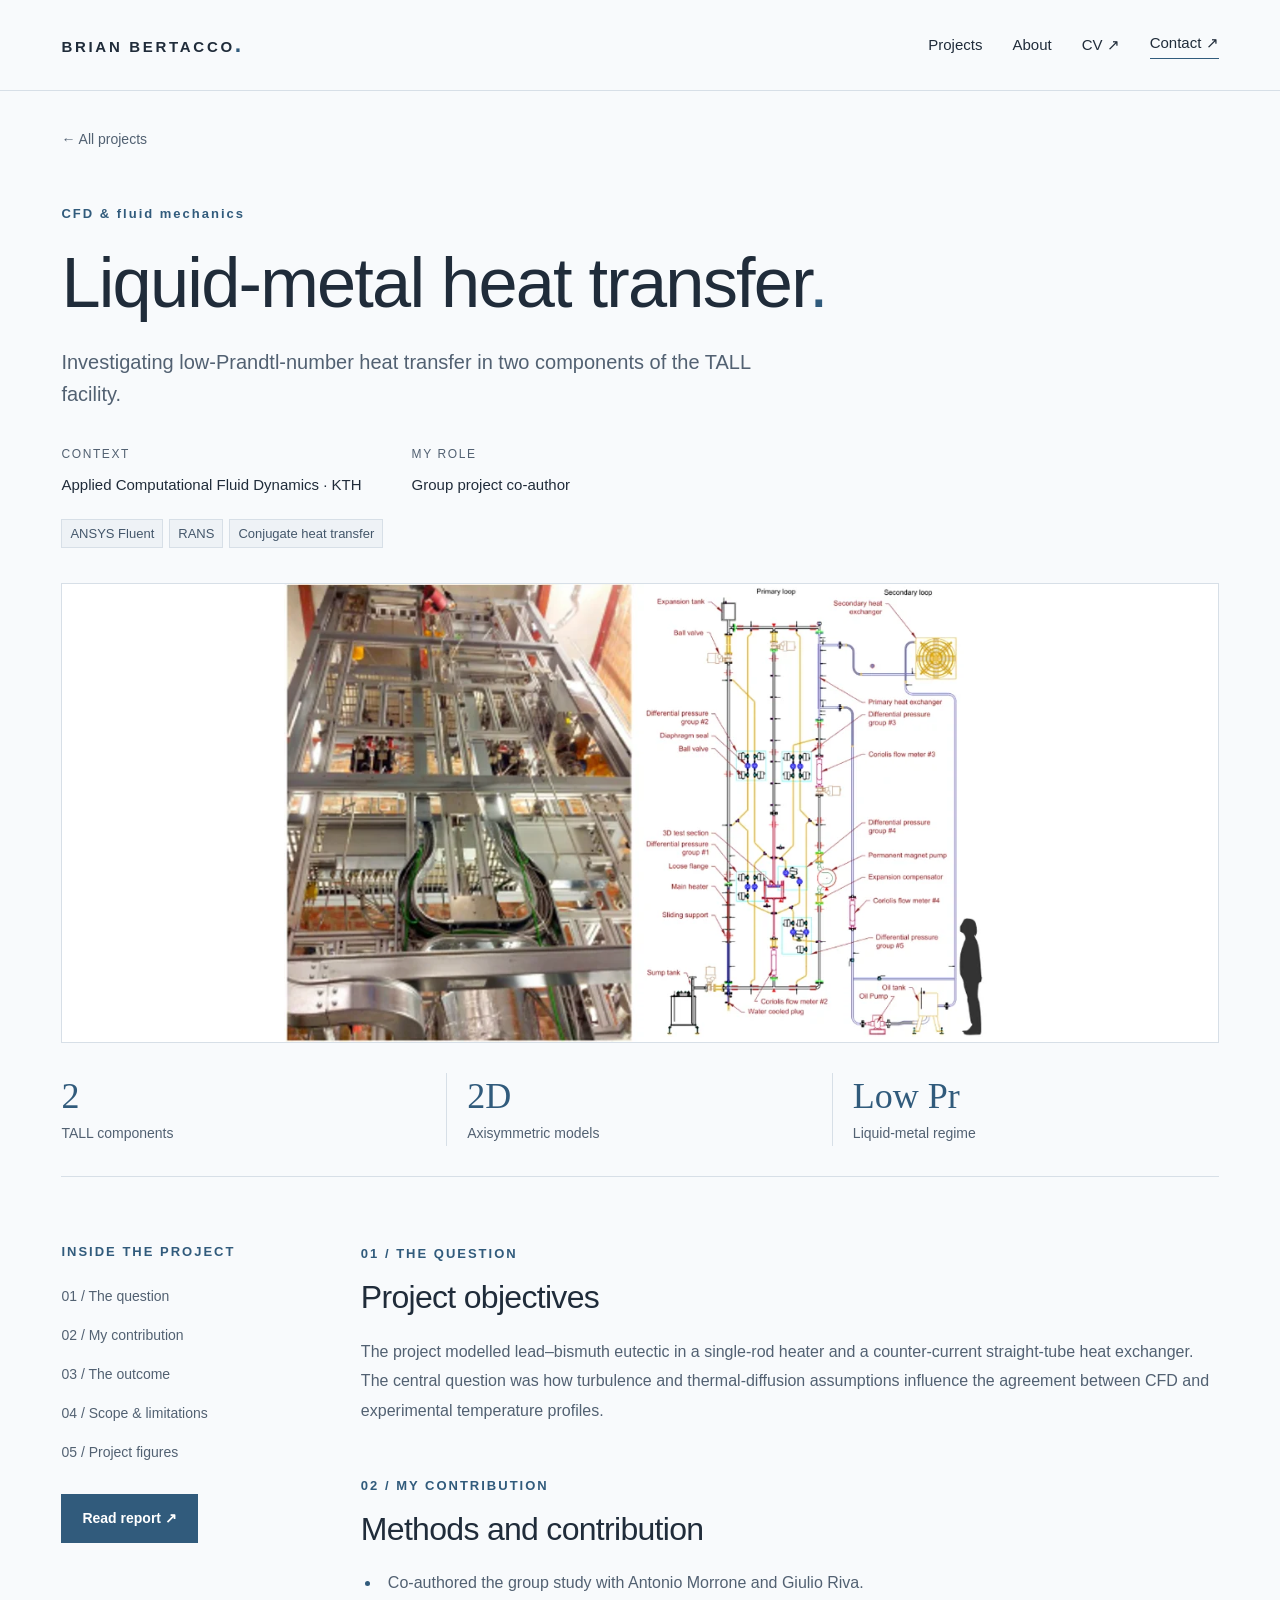
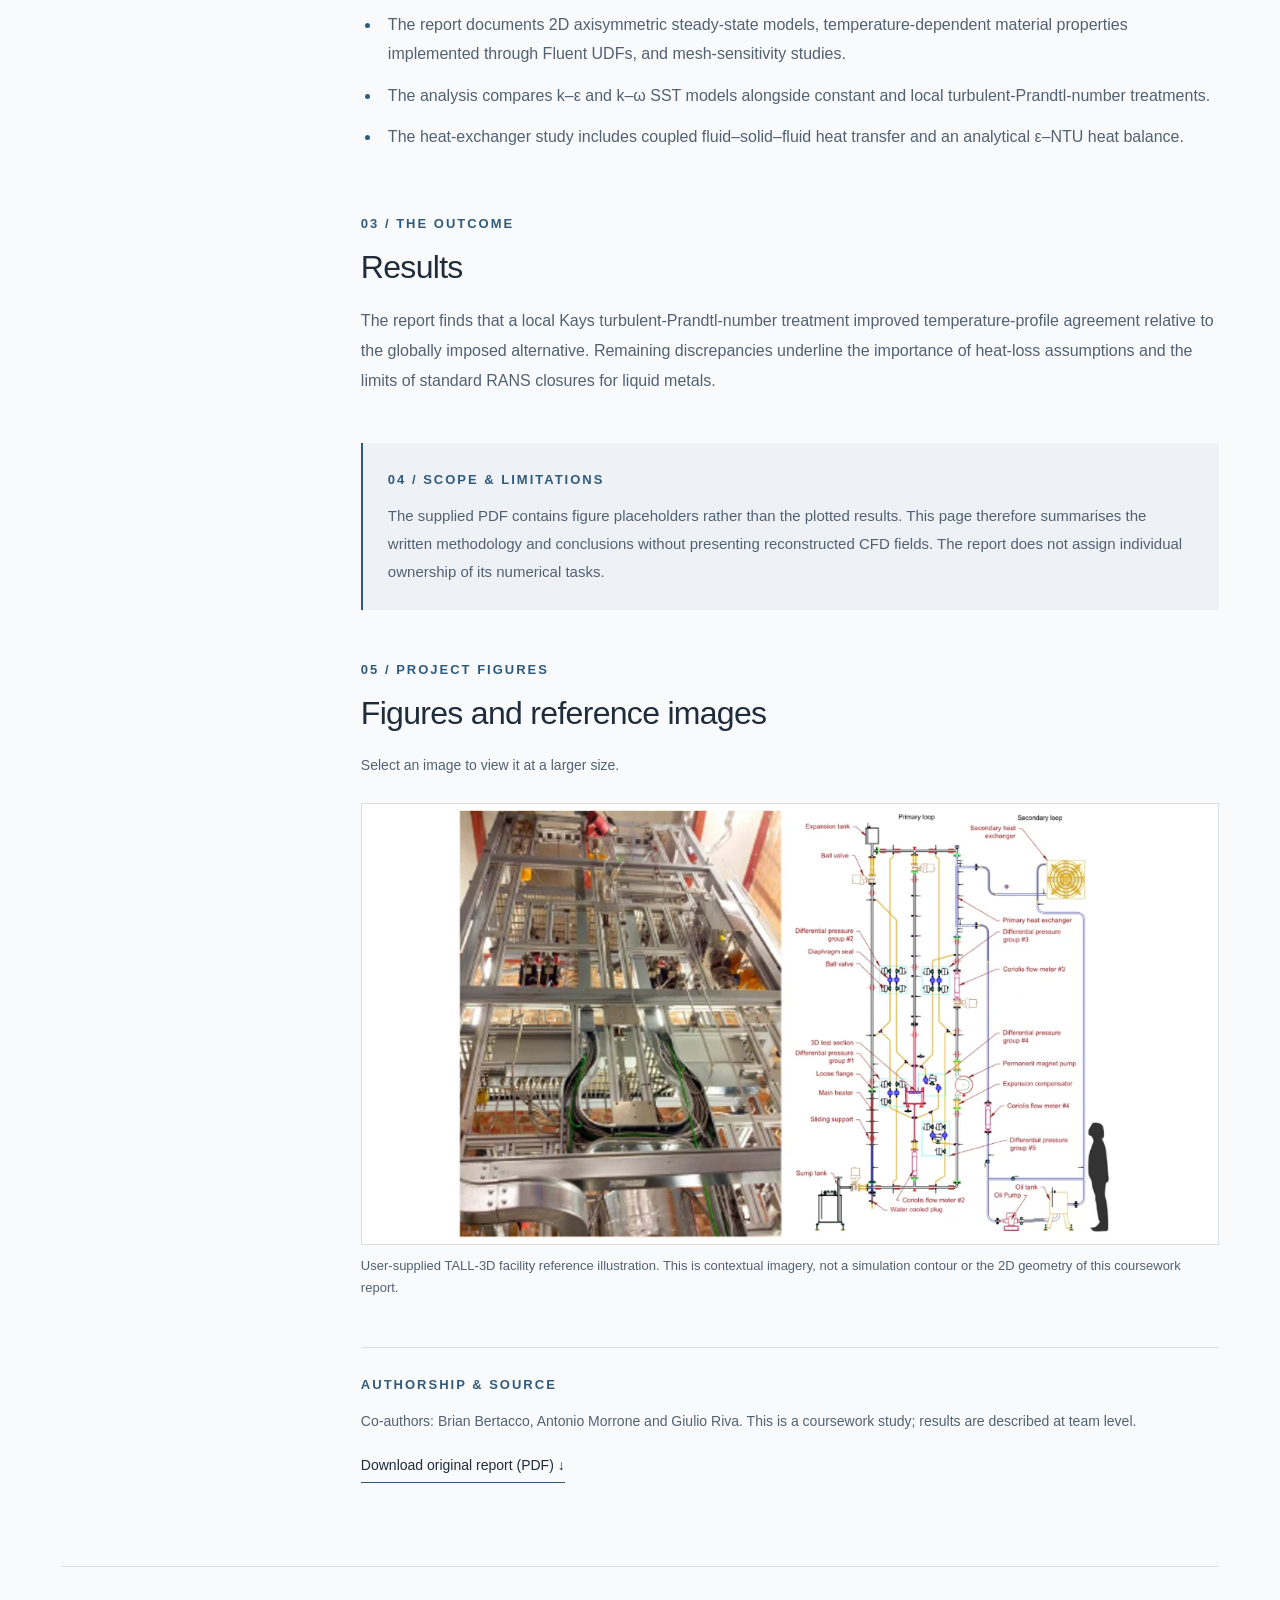
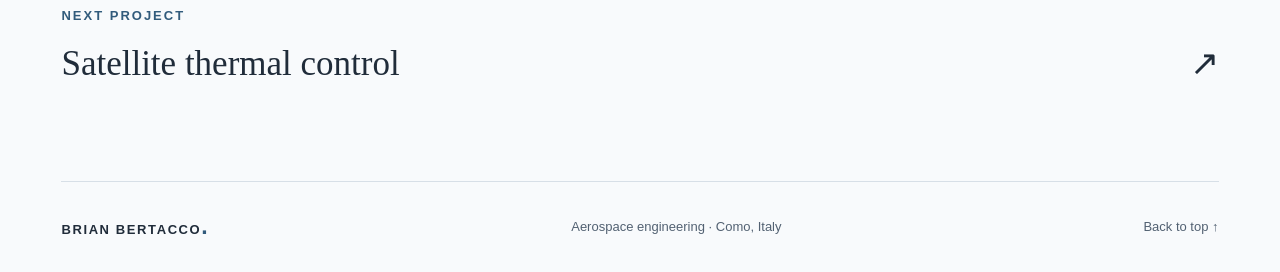
<file: projects/liquid-metal-cfd.html>
<!doctype html><html lang="en"><head><meta charset="utf-8"><meta name="viewport" content="width=device-width,initial-scale=1"><meta name="description" content="Investigating low-Prandtl-number heat transfer in two components of the TALL facility."><meta name="theme-color" content="#f8fafc"><title>Liquid-metal heat transfer | Brian Bertacco</title><link rel="icon" href="../assets/favicon.svg" type="image/svg+xml"><link rel="stylesheet" href="../style.css"><script defer src="../script.js"></script></head><body id="top"><a class="skip" href="#main">Skip to content</a><header class="site-header"><a class="brand" href="../index.html" aria-label="Brian Bertacco homepage">BRIAN BERTACCO<span class="brand-dot">.</span></a><button class="menu-toggle" aria-expanded="false" aria-controls="nav">Menu <span>+</span></button><nav id="nav" aria-label="Main navigation"><a href="../index.html#projects">Projects</a><a href="../index.html#about">About</a><a href="../documents/brian-bertacco-cv.pdf" target="_blank" rel="noopener">CV ↗</a><a class="nav-contact" href="../index.html#contact">Contact ↗</a></nav></header><main id="main" class="detail"><a class="back-link" href="../index.html#projects">← All projects</a><section class="detail-title"><p class="eyebrow">CFD &amp; fluid mechanics</p><h1>Liquid-metal heat transfer<span class="orange">.</span></h1><p class="detail-lead">Investigating low-Prandtl-number heat transfer in two components of the TALL facility.</p><div class="detail-meta"><div><small>CONTEXT</small><span>Applied Computational Fluid Dynamics · KTH</span></div><div><small>MY ROLE</small><span>Group project co-author</span></div></div><div class="tags"><span>ANSYS Fluent</span><span>RANS</span><span>Conjugate heat transfer</span></div></section><div class="detail-cover"><img src="../assets/images/tall-reference.webp" alt="User-supplied TALL-3D facility reference illustration. This is contextual imagery, not a simulation contour or the 2D geometry of this coursework report." loading="eager" width="900" height="550"></div><div class="metrics"><div><strong>2</strong><span>TALL components</span></div><div><strong>2D</strong><span>Axisymmetric models</span></div><div><strong>Low Pr</strong><span>Liquid-metal regime</span></div></div><div class="case-layout"><aside><p class="eyebrow">INSIDE THE PROJECT</p><a href="#overview">01 / The question</a><a href="#contribution">02 / My contribution</a><a href="#outcome">03 / The outcome</a><a href="#scope">04 / Scope & limitations</a><a href="#gallery">05 / Project figures</a><a class="button primary" href="../documents/liquid-metal-cfd.pdf" target="_blank" rel="noopener">Read report ↗</a></aside><div class="case-body"><section id="overview"><p class="eyebrow">01 / THE QUESTION</p><h2>Project objectives</h2><p>The project modelled lead–bismuth eutectic in a single-rod heater and a counter-current straight-tube heat exchanger. The central question was how turbulence and thermal-diffusion assumptions influence the agreement between CFD and experimental temperature profiles.</p></section><section id="contribution"><p class="eyebrow">02 / MY CONTRIBUTION</p><h2>Methods and contribution</h2><ul><li>Co-authored the group study with Antonio Morrone and Giulio Riva.</li><li>The report documents 2D axisymmetric steady-state models, temperature-dependent material properties implemented through Fluent UDFs, and mesh-sensitivity studies.</li><li>The analysis compares k–ε and k–ω SST models alongside constant and local turbulent-Prandtl-number treatments.</li><li>The heat-exchanger study includes coupled fluid–solid–fluid heat transfer and an analytical ε–NTU heat balance.</li></ul></section><section id="outcome"><p class="eyebrow">03 / THE OUTCOME</p><h2>Results</h2><p>The report finds that a local Kays turbulent-Prandtl-number treatment improved temperature-profile agreement relative to the globally imposed alternative. Remaining discrepancies underline the importance of heat-loss assumptions and the limits of standard RANS closures for liquid metals.</p></section><section id="scope" class="scope"><p class="eyebrow">04 / SCOPE & LIMITATIONS</p><p>The supplied PDF contains figure placeholders rather than the plotted results. This page therefore summarises the written methodology and conclusions without presenting reconstructed CFD fields. The report does not assign individual ownership of its numerical tasks.</p></section><section id="gallery"><p class="eyebrow">05 / PROJECT FIGURES</p><h2>Figures and reference images</h2><p class="small">Select an image to view it at a larger size.</p><div class="gallery"><figure><button class="enlarge" data-image="../assets/images/tall-reference.webp" data-caption="User-supplied TALL-3D facility reference illustration. This is contextual imagery, not a simulation contour or the 2D geometry of this coursework report." aria-label="Enlarge: User-supplied TALL-3D facility reference illustration. This is contextual imagery, not a simulation contour or the 2D geometry of this coursework report."><img src="../assets/images/tall-reference.webp" alt="User-supplied TALL-3D facility reference illustration. This is contextual imagery, not a simulation contour or the 2D geometry of this coursework report." loading="lazy"></button><figcaption>User-supplied TALL-3D facility reference illustration. This is contextual imagery, not a simulation contour or the 2D geometry of this coursework report.</figcaption></figure></div></section><section class="credits"><p class="eyebrow">AUTHORSHIP & SOURCE</p><p>Co-authors: Brian Bertacco, Antonio Morrone and Giulio Riva. This is a coursework study; results are described at team level.</p><a class="text-link" href="../documents/liquid-metal-cfd.pdf" download>Download original report (PDF) ↓</a></section></div></div><a class="next-project" href="satellite-thermal-control.html"><span class="eyebrow">NEXT PROJECT</span><strong>Satellite thermal control <span>↗</span></strong></a></main><footer><a class="brand" href="../index.html">BRIAN BERTACCO<span class="brand-dot">.</span></a><span>Aerospace engineering · Como, Italy</span><a href="#top">Back to top ↑</a></footer><dialog id="lightbox" aria-label="Project image"><button class="lightbox-close" aria-label="Close image">Close ×</button><img alt=""><p></p></dialog></body></html>
</file>
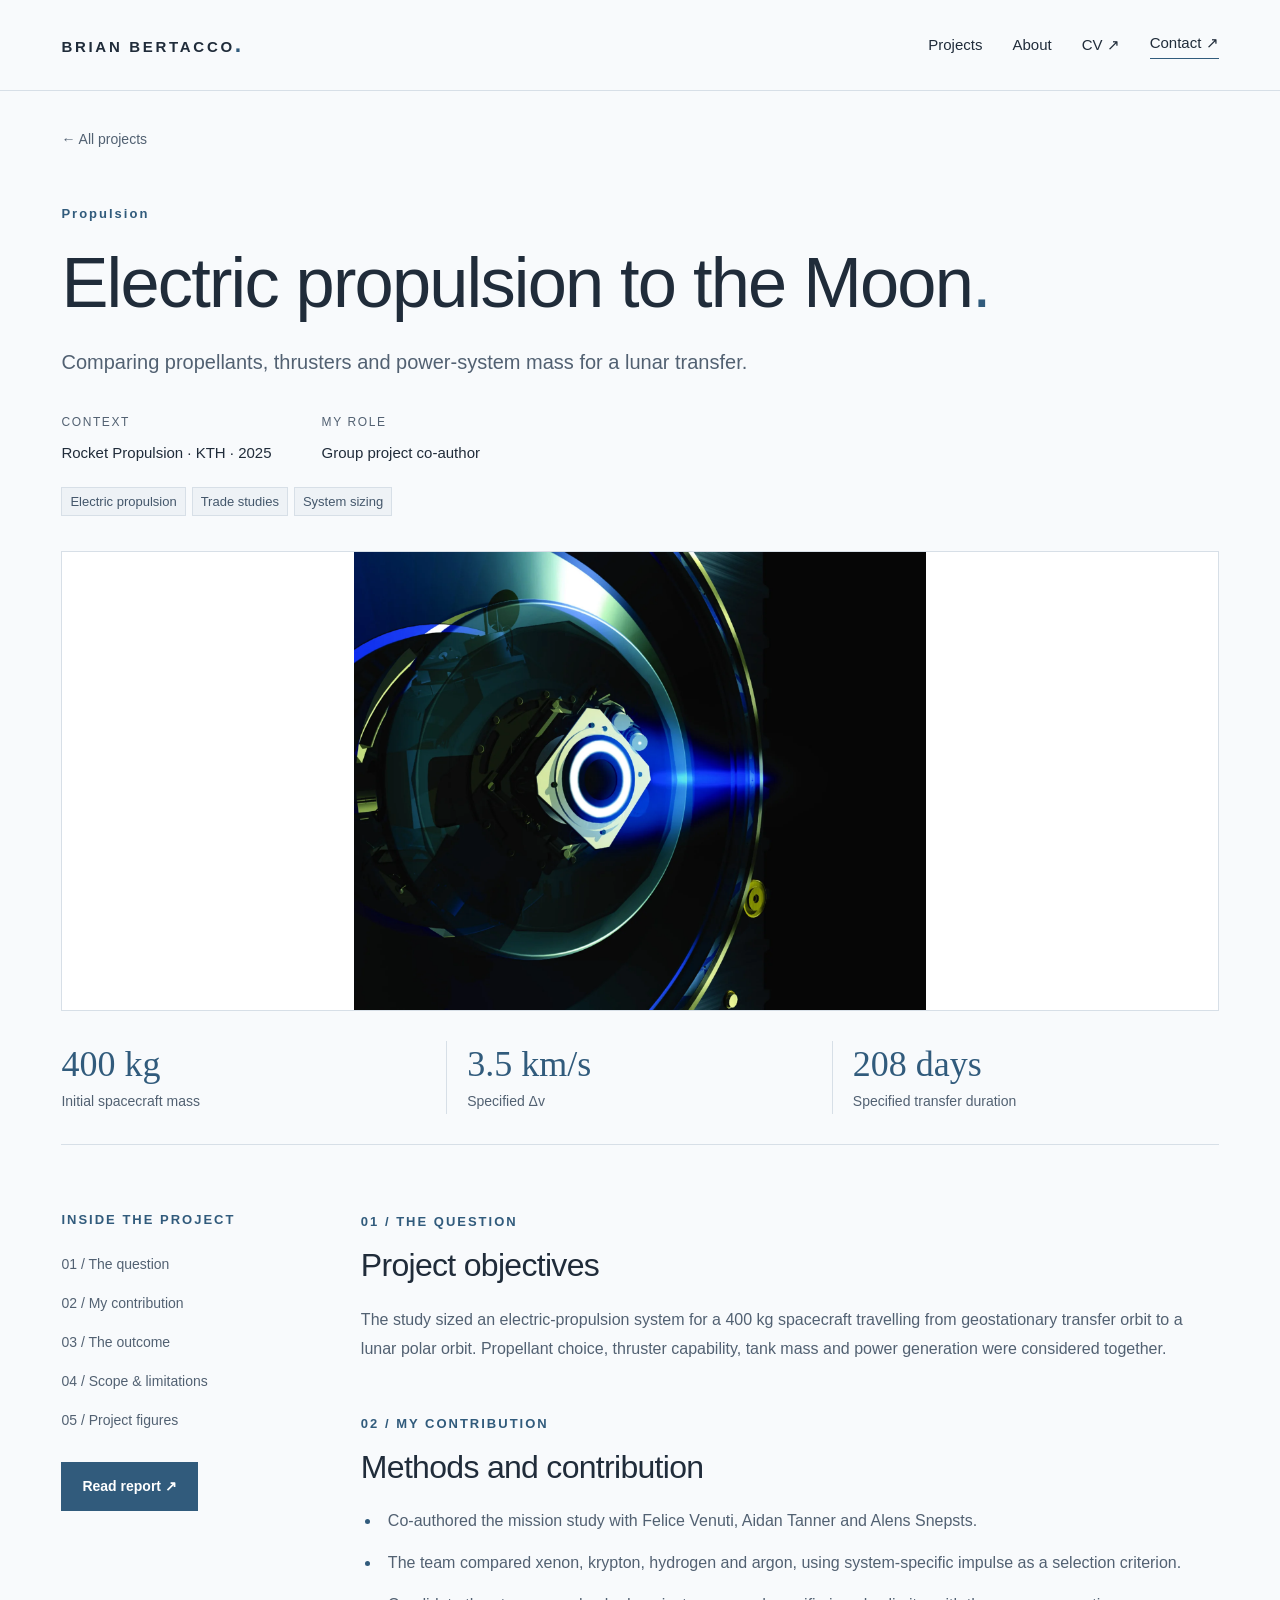
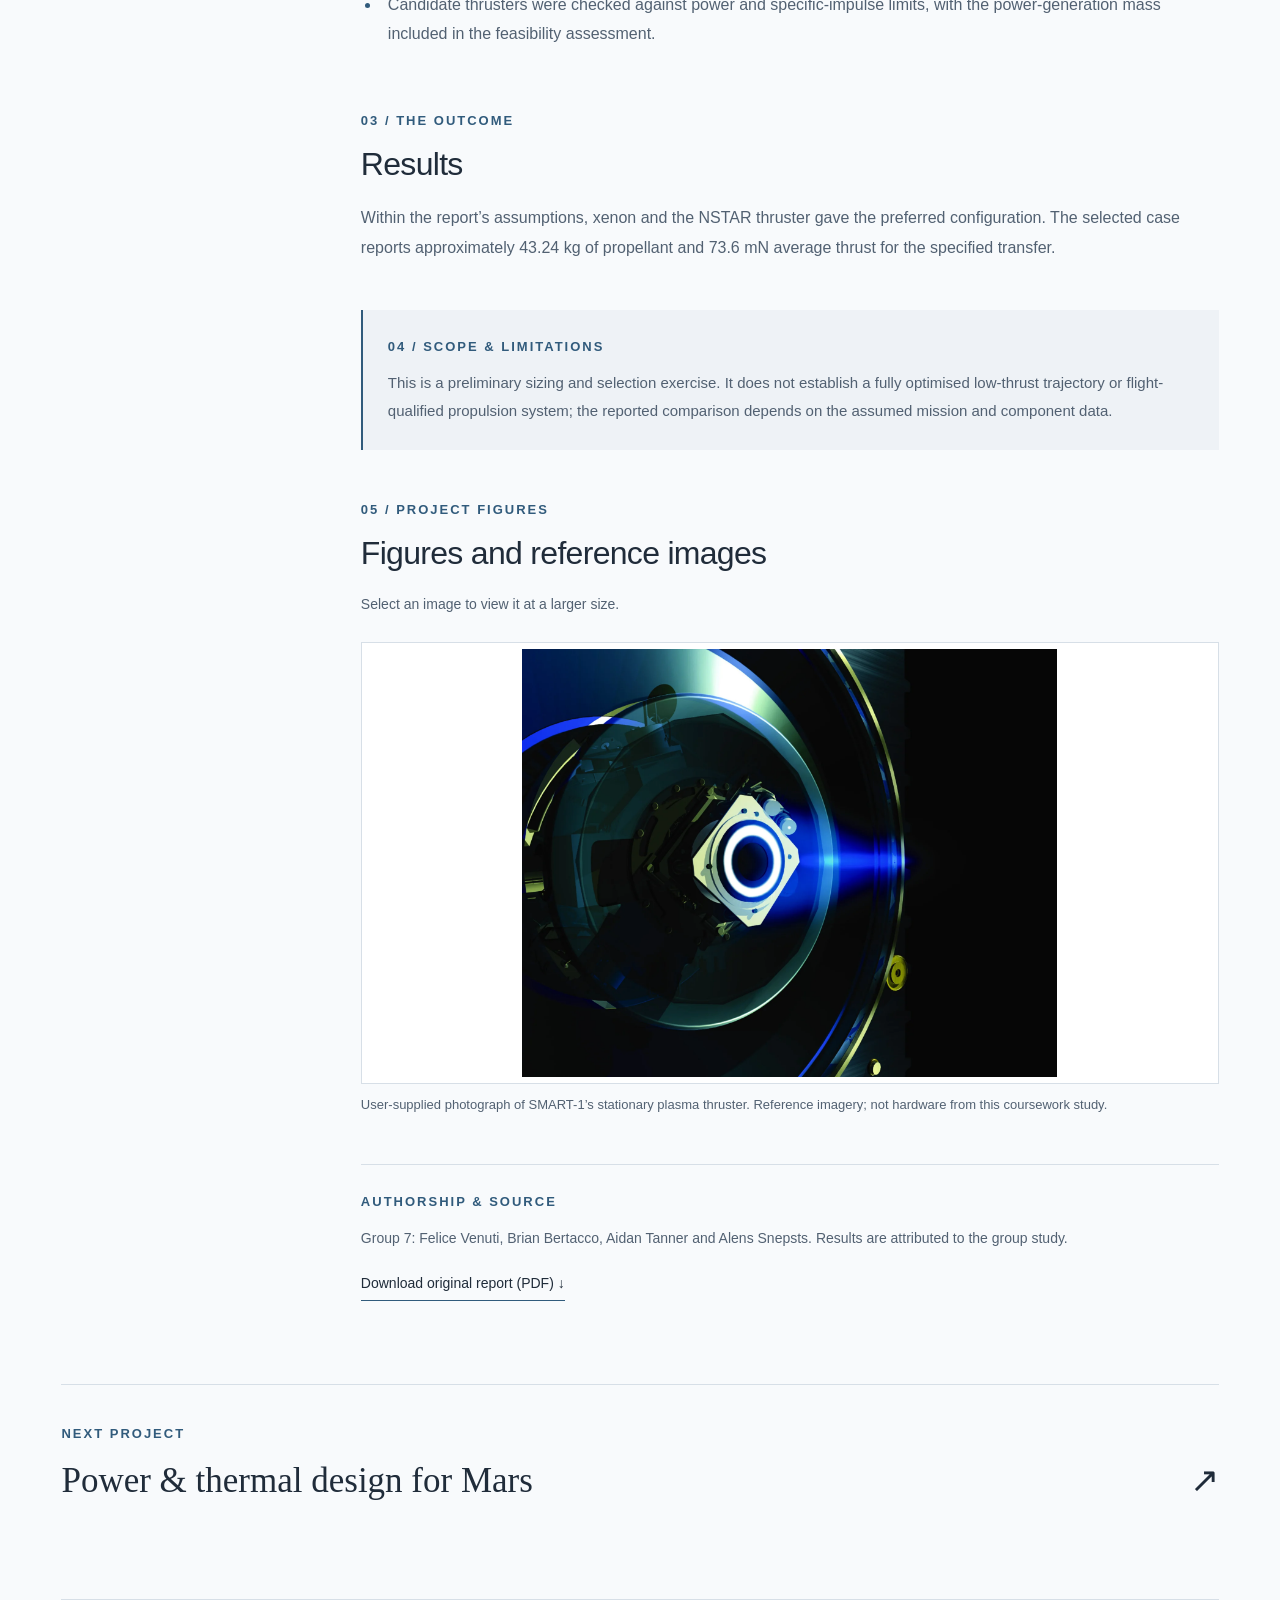
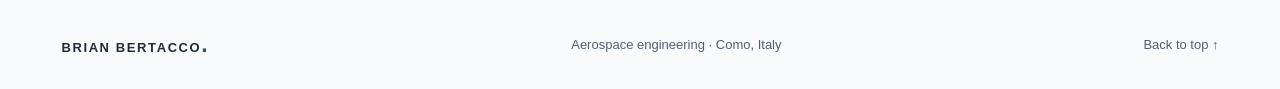
<file: projects/lunar-electric-propulsion.html>
<!doctype html><html lang="en"><head><meta charset="utf-8"><meta name="viewport" content="width=device-width,initial-scale=1"><meta name="description" content="Comparing propellants, thrusters and power-system mass for a lunar transfer."><meta name="theme-color" content="#f8fafc"><title>Electric propulsion to the Moon | Brian Bertacco</title><link rel="icon" href="../assets/favicon.svg" type="image/svg+xml"><link rel="stylesheet" href="../style.css"><script defer src="../script.js"></script></head><body id="top"><a class="skip" href="#main">Skip to content</a><header class="site-header"><a class="brand" href="../index.html" aria-label="Brian Bertacco homepage">BRIAN BERTACCO<span class="brand-dot">.</span></a><button class="menu-toggle" aria-expanded="false" aria-controls="nav">Menu <span>+</span></button><nav id="nav" aria-label="Main navigation"><a href="../index.html#projects">Projects</a><a href="../index.html#about">About</a><a href="../documents/brian-bertacco-cv.pdf" target="_blank" rel="noopener">CV ↗</a><a class="nav-contact" href="../index.html#contact">Contact ↗</a></nav></header><main id="main" class="detail"><a class="back-link" href="../index.html#projects">← All projects</a><section class="detail-title"><p class="eyebrow">Propulsion</p><h1>Electric propulsion to the Moon<span class="orange">.</span></h1><p class="detail-lead">Comparing propellants, thrusters and power-system mass for a lunar transfer.</p><div class="detail-meta"><div><small>CONTEXT</small><span>Rocket Propulsion · KTH · 2025</span></div><div><small>MY ROLE</small><span>Group project co-author</span></div></div><div class="tags"><span>Electric propulsion</span><span>Trade studies</span><span>System sizing</span></div></section><div class="detail-cover"><img src="../assets/images/smart-thruster-reference.webp" alt="User-supplied photograph of SMART-1’s stationary plasma thruster. Reference imagery; not hardware from this coursework study." loading="eager" width="900" height="550"></div><div class="metrics"><div><strong>400 kg</strong><span>Initial spacecraft mass</span></div><div><strong>3.5 km/s</strong><span>Specified Δv</span></div><div><strong>208 days</strong><span>Specified transfer duration</span></div></div><div class="case-layout"><aside><p class="eyebrow">INSIDE THE PROJECT</p><a href="#overview">01 / The question</a><a href="#contribution">02 / My contribution</a><a href="#outcome">03 / The outcome</a><a href="#scope">04 / Scope & limitations</a><a href="#gallery">05 / Project figures</a><a class="button primary" href="../documents/lunar-electric-propulsion.pdf" target="_blank" rel="noopener">Read report ↗</a></aside><div class="case-body"><section id="overview"><p class="eyebrow">01 / THE QUESTION</p><h2>Project objectives</h2><p>The study sized an electric-propulsion system for a 400 kg spacecraft travelling from geostationary transfer orbit to a lunar polar orbit. Propellant choice, thruster capability, tank mass and power generation were considered together.</p></section><section id="contribution"><p class="eyebrow">02 / MY CONTRIBUTION</p><h2>Methods and contribution</h2><ul><li>Co-authored the mission study with Felice Venuti, Aidan Tanner and Alens Snepsts.</li><li>The team compared xenon, krypton, hydrogen and argon, using system-specific impulse as a selection criterion.</li><li>Candidate thrusters were checked against power and specific-impulse limits, with the power-generation mass included in the feasibility assessment.</li></ul></section><section id="outcome"><p class="eyebrow">03 / THE OUTCOME</p><h2>Results</h2><p>Within the report’s assumptions, xenon and the NSTAR thruster gave the preferred configuration. The selected case reports approximately 43.24 kg of propellant and 73.6 mN average thrust for the specified transfer.</p></section><section id="scope" class="scope"><p class="eyebrow">04 / SCOPE & LIMITATIONS</p><p>This is a preliminary sizing and selection exercise. It does not establish a fully optimised low-thrust trajectory or flight-qualified propulsion system; the reported comparison depends on the assumed mission and component data.</p></section><section id="gallery"><p class="eyebrow">05 / PROJECT FIGURES</p><h2>Figures and reference images</h2><p class="small">Select an image to view it at a larger size.</p><div class="gallery"><figure><button class="enlarge" data-image="../assets/images/smart-thruster-reference.webp" data-caption="User-supplied photograph of SMART-1’s stationary plasma thruster. Reference imagery; not hardware from this coursework study." aria-label="Enlarge: User-supplied photograph of SMART-1’s stationary plasma thruster. Reference imagery; not hardware from this coursework study."><img src="../assets/images/smart-thruster-reference.webp" alt="User-supplied photograph of SMART-1’s stationary plasma thruster. Reference imagery; not hardware from this coursework study." loading="lazy"></button><figcaption>User-supplied photograph of SMART-1’s stationary plasma thruster. Reference imagery; not hardware from this coursework study.</figcaption></figure></div></section><section class="credits"><p class="eyebrow">AUTHORSHIP & SOURCE</p><p>Group 7: Felice Venuti, Brian Bertacco, Aidan Tanner and Alens Snepsts. Results are attributed to the group study.</p><a class="text-link" href="../documents/lunar-electric-propulsion.pdf" download>Download original report (PDF) ↓</a></section></div></div><a class="next-project" href="mars-vehicle.html"><span class="eyebrow">NEXT PROJECT</span><strong>Power &amp; thermal design for Mars <span>↗</span></strong></a></main><footer><a class="brand" href="../index.html">BRIAN BERTACCO<span class="brand-dot">.</span></a><span>Aerospace engineering · Como, Italy</span><a href="#top">Back to top ↑</a></footer><dialog id="lightbox" aria-label="Project image"><button class="lightbox-close" aria-label="Close image">Close ×</button><img alt=""><p></p></dialog></body></html>
</file>
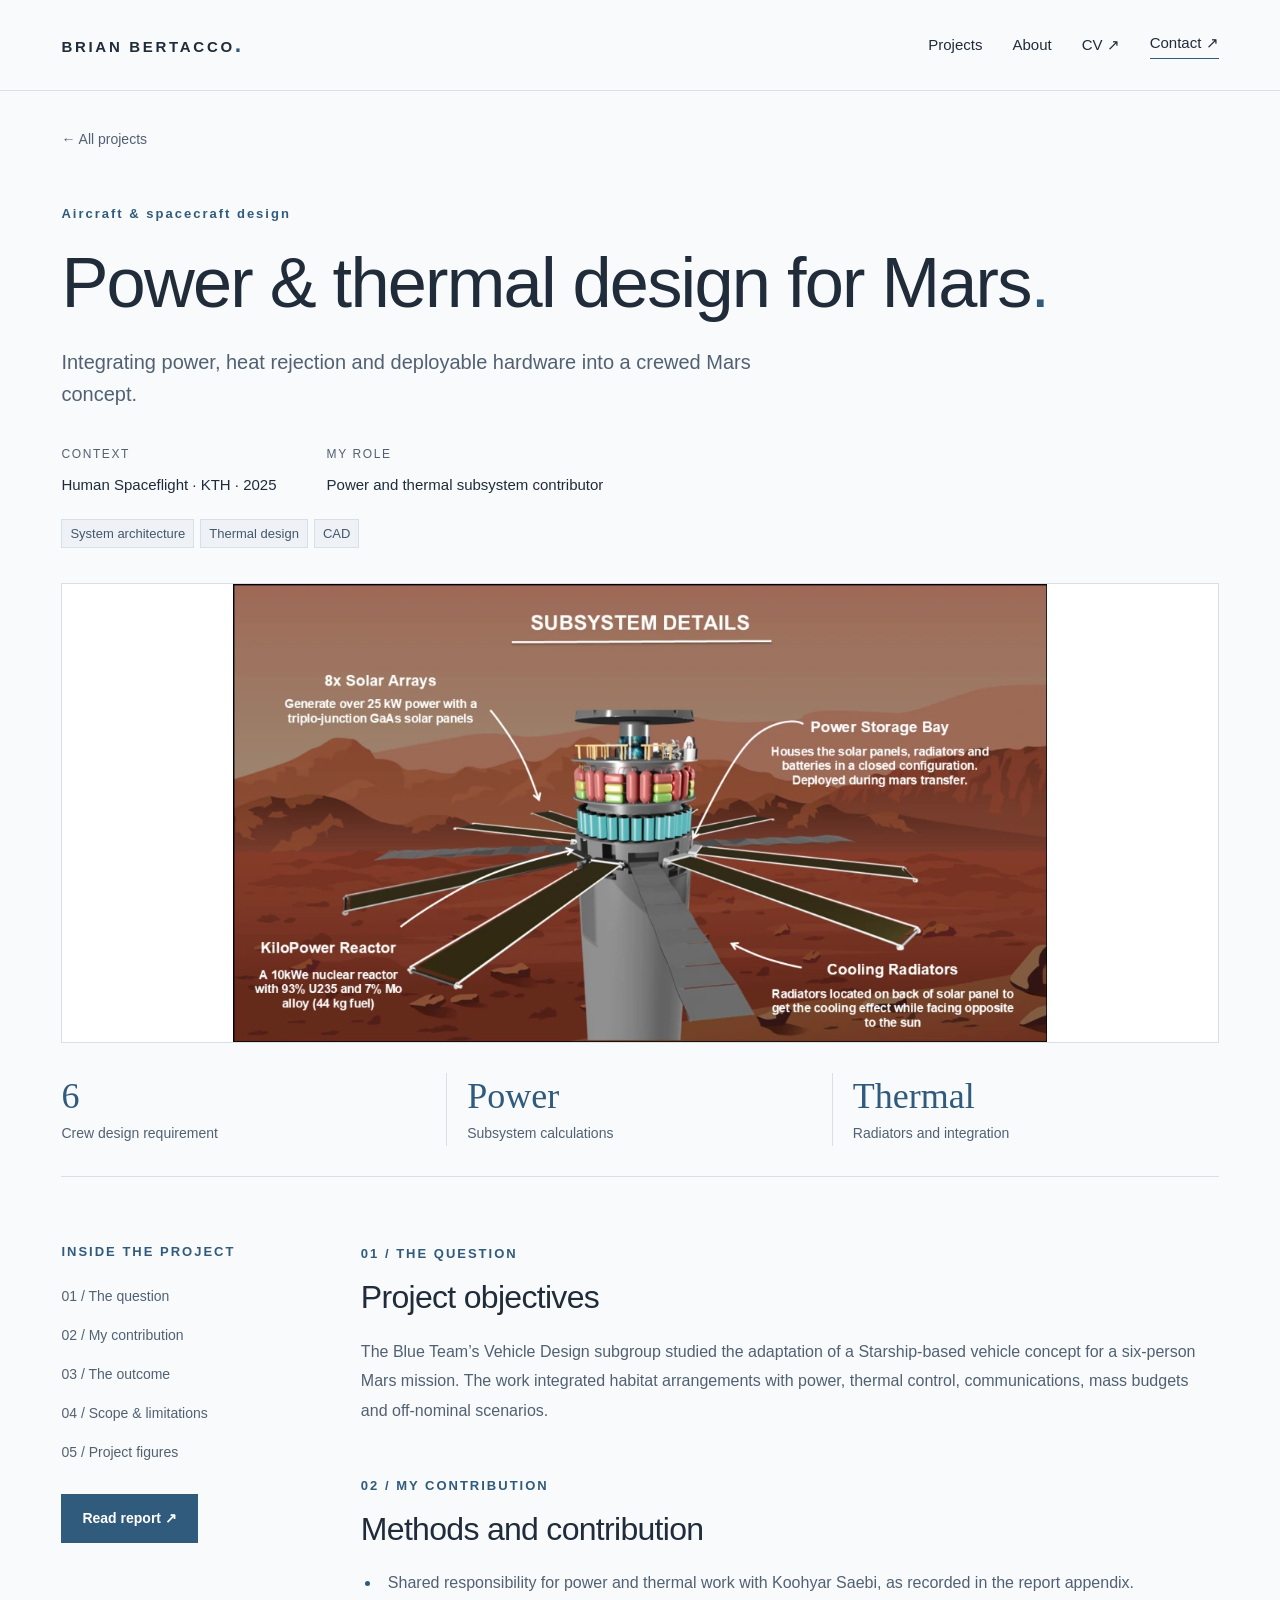
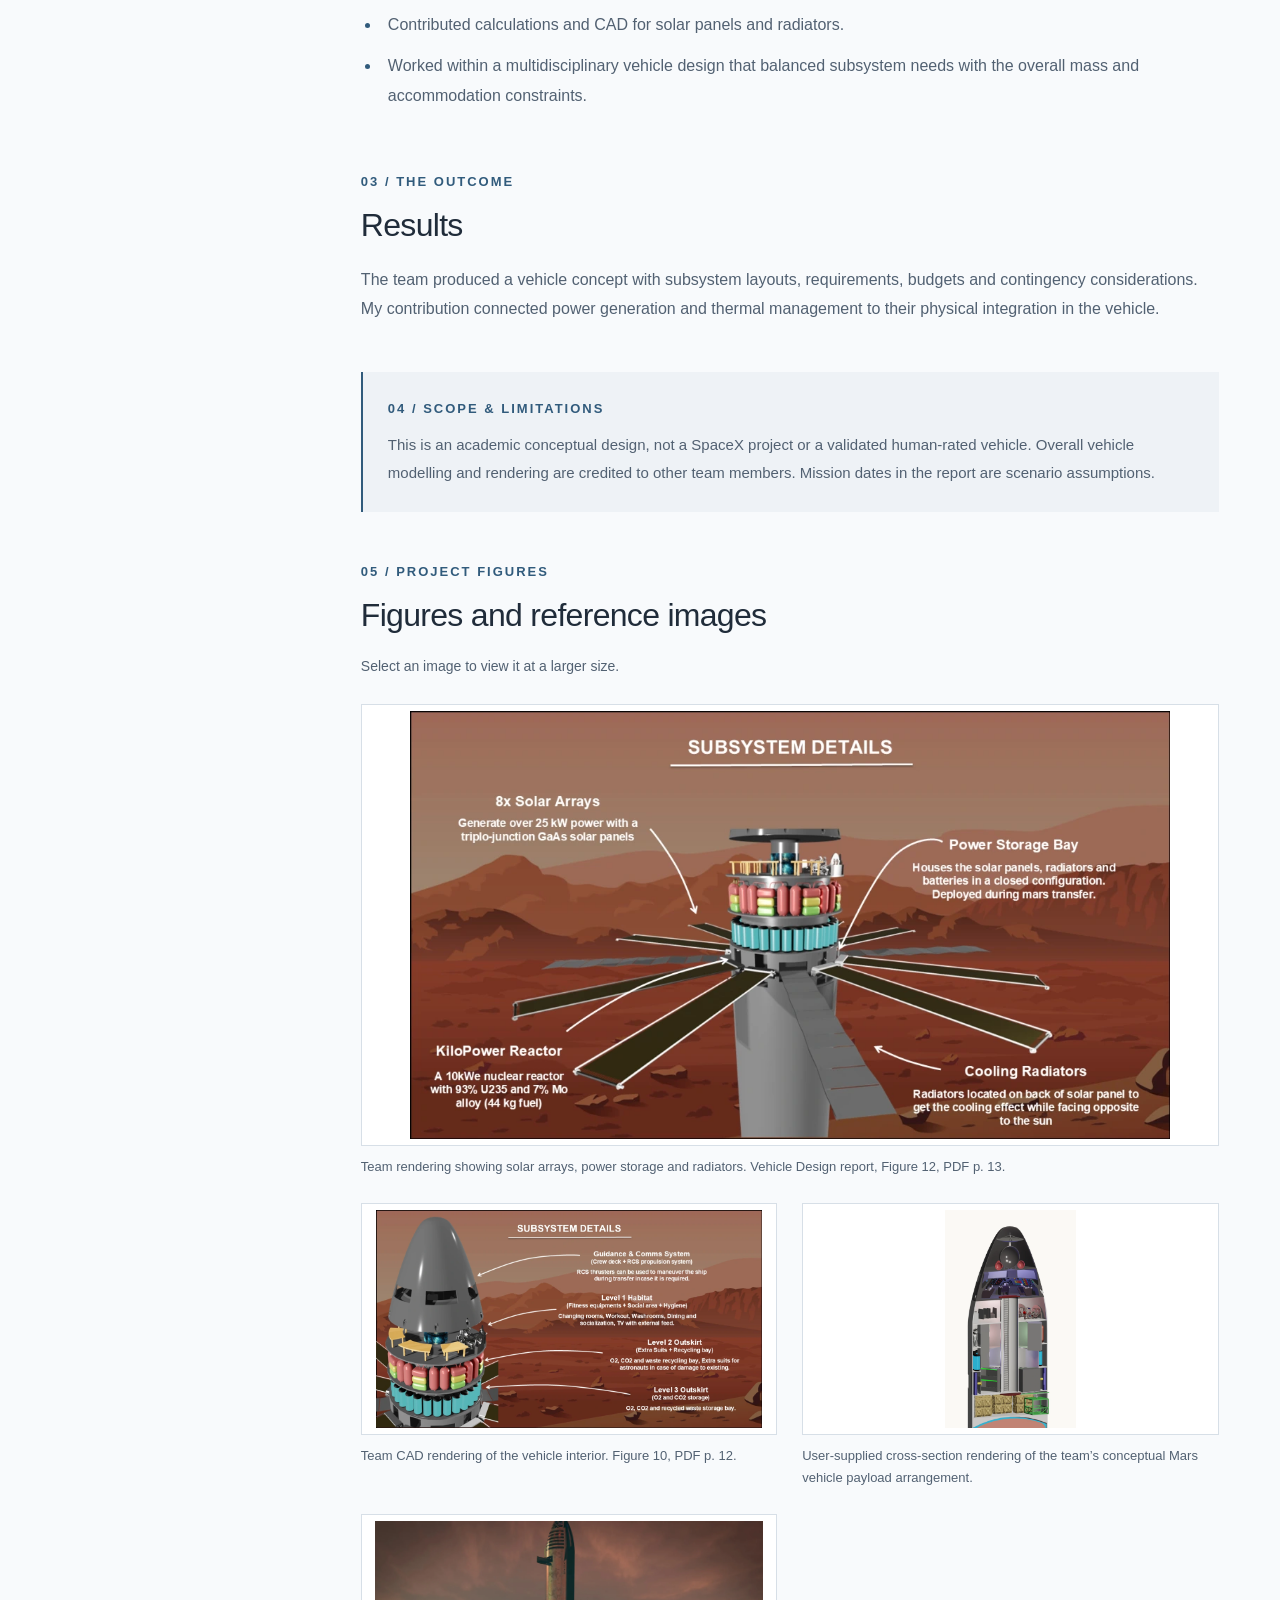
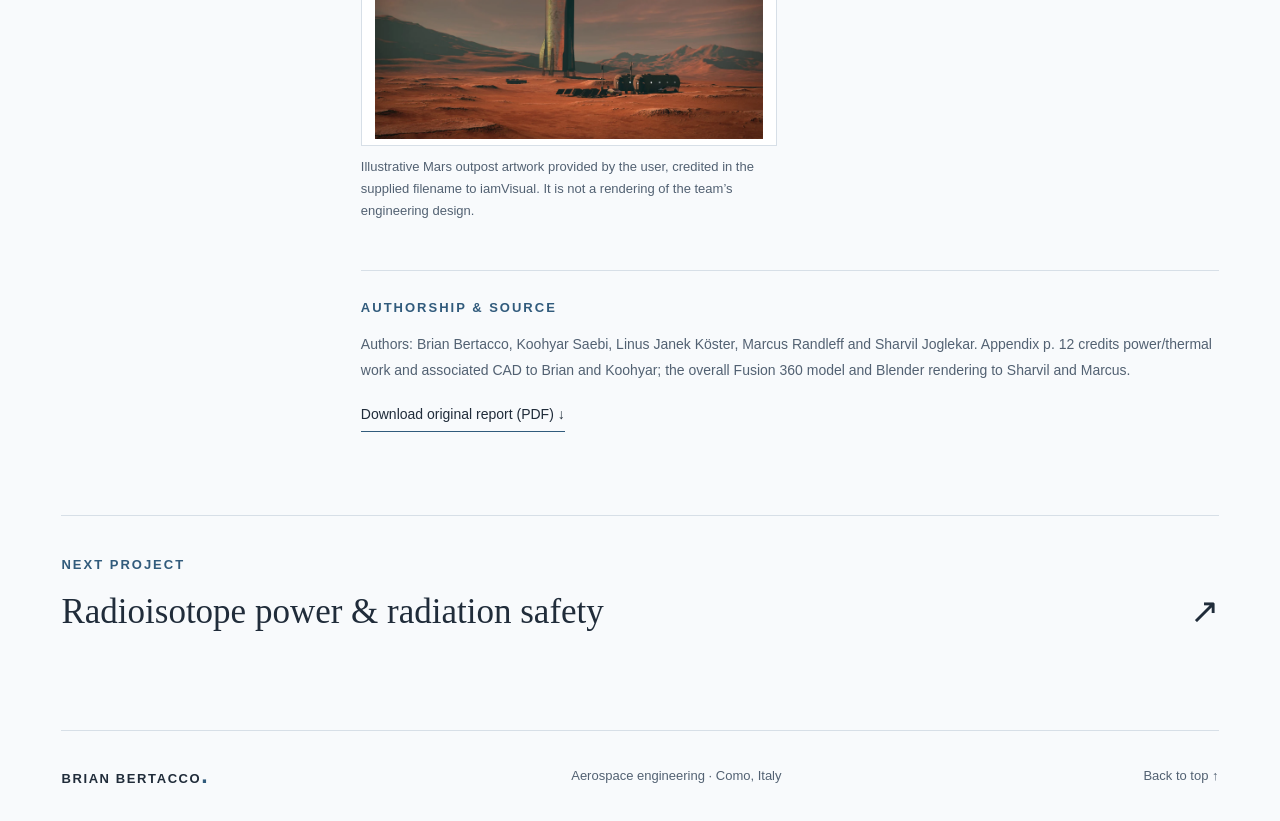
<file: projects/mars-vehicle.html>
<!doctype html><html lang="en"><head><meta charset="utf-8"><meta name="viewport" content="width=device-width,initial-scale=1"><meta name="description" content="Integrating power, heat rejection and deployable hardware into a crewed Mars concept."><meta name="theme-color" content="#f8fafc"><title>Power &amp; thermal design for Mars | Brian Bertacco</title><link rel="icon" href="../assets/favicon.svg" type="image/svg+xml"><link rel="stylesheet" href="../style.css"><script defer src="../script.js"></script></head><body id="top"><a class="skip" href="#main">Skip to content</a><header class="site-header"><a class="brand" href="../index.html" aria-label="Brian Bertacco homepage">BRIAN BERTACCO<span class="brand-dot">.</span></a><button class="menu-toggle" aria-expanded="false" aria-controls="nav">Menu <span>+</span></button><nav id="nav" aria-label="Main navigation"><a href="../index.html#projects">Projects</a><a href="../index.html#about">About</a><a href="../documents/brian-bertacco-cv.pdf" target="_blank" rel="noopener">CV ↗</a><a class="nav-contact" href="../index.html#contact">Contact ↗</a></nav></header><main id="main" class="detail"><a class="back-link" href="../index.html#projects">← All projects</a><section class="detail-title"><p class="eyebrow">Aircraft &amp; spacecraft design</p><h1>Power &amp; thermal design for Mars<span class="orange">.</span></h1><p class="detail-lead">Integrating power, heat rejection and deployable hardware into a crewed Mars concept.</p><div class="detail-meta"><div><small>CONTEXT</small><span>Human Spaceflight · KTH · 2025</span></div><div><small>MY ROLE</small><span>Power and thermal subsystem contributor</span></div></div><div class="tags"><span>System architecture</span><span>Thermal design</span><span>CAD</span></div></section><div class="detail-cover"><img src="../assets/images/mars-detail.webp" alt="Team rendering showing solar arrays, power storage and radiators. Vehicle Design report, Figure 12, PDF p. 13." loading="eager" width="900" height="550"></div><div class="metrics"><div><strong>6</strong><span>Crew design requirement</span></div><div><strong>Power</strong><span>Subsystem calculations</span></div><div><strong>Thermal</strong><span>Radiators and integration</span></div></div><div class="case-layout"><aside><p class="eyebrow">INSIDE THE PROJECT</p><a href="#overview">01 / The question</a><a href="#contribution">02 / My contribution</a><a href="#outcome">03 / The outcome</a><a href="#scope">04 / Scope & limitations</a><a href="#gallery">05 / Project figures</a><a class="button primary" href="../documents/mars-vehicle.pdf" target="_blank" rel="noopener">Read report ↗</a></aside><div class="case-body"><section id="overview"><p class="eyebrow">01 / THE QUESTION</p><h2>Project objectives</h2><p>The Blue Team’s Vehicle Design subgroup studied the adaptation of a Starship-based vehicle concept for a six-person Mars mission. The work integrated habitat arrangements with power, thermal control, communications, mass budgets and off-nominal scenarios.</p></section><section id="contribution"><p class="eyebrow">02 / MY CONTRIBUTION</p><h2>Methods and contribution</h2><ul><li>Shared responsibility for power and thermal work with Koohyar Saebi, as recorded in the report appendix.</li><li>Contributed calculations and CAD for solar panels and radiators.</li><li>Worked within a multidisciplinary vehicle design that balanced subsystem needs with the overall mass and accommodation constraints.</li></ul></section><section id="outcome"><p class="eyebrow">03 / THE OUTCOME</p><h2>Results</h2><p>The team produced a vehicle concept with subsystem layouts, requirements, budgets and contingency considerations. My contribution connected power generation and thermal management to their physical integration in the vehicle.</p></section><section id="scope" class="scope"><p class="eyebrow">04 / SCOPE & LIMITATIONS</p><p>This is an academic conceptual design, not a SpaceX project or a validated human-rated vehicle. Overall vehicle modelling and rendering are credited to other team members. Mission dates in the report are scenario assumptions.</p></section><section id="gallery"><p class="eyebrow">05 / PROJECT FIGURES</p><h2>Figures and reference images</h2><p class="small">Select an image to view it at a larger size.</p><div class="gallery"><figure><button class="enlarge" data-image="../assets/images/mars-detail.webp" data-caption="Team rendering showing solar arrays, power storage and radiators. Vehicle Design report, Figure 12, PDF p. 13." aria-label="Enlarge: Team rendering showing solar arrays, power storage and radiators. Vehicle Design report, Figure 12, PDF p. 13."><img src="../assets/images/mars-detail.webp" alt="Team rendering showing solar arrays, power storage and radiators. Vehicle Design report, Figure 12, PDF p. 13." loading="lazy"></button><figcaption>Team rendering showing solar arrays, power storage and radiators. Vehicle Design report, Figure 12, PDF p. 13.</figcaption></figure><figure><button class="enlarge" data-image="../assets/images/mars.webp" data-caption="Team CAD rendering of the vehicle interior. Figure 10, PDF p. 12." aria-label="Enlarge: Team CAD rendering of the vehicle interior. Figure 10, PDF p. 12."><img src="../assets/images/mars.webp" alt="Team CAD rendering of the vehicle interior. Figure 10, PDF p. 12." loading="lazy"></button><figcaption>Team CAD rendering of the vehicle interior. Figure 10, PDF p. 12.</figcaption></figure><figure><button class="enlarge" data-image="../assets/images/payload-user.webp" data-caption="User-supplied cross-section rendering of the team’s conceptual Mars vehicle payload arrangement." aria-label="Enlarge: User-supplied cross-section rendering of the team’s conceptual Mars vehicle payload arrangement."><img src="../assets/images/payload-user.webp" alt="User-supplied cross-section rendering of the team’s conceptual Mars vehicle payload arrangement." loading="lazy"></button><figcaption>User-supplied cross-section rendering of the team’s conceptual Mars vehicle payload arrangement.</figcaption></figure><figure><button class="enlarge" data-image="../assets/images/mars-illustration.webp" data-caption="Illustrative Mars outpost artwork provided by the user, credited in the supplied filename to iamVisual. It is not a rendering of the team’s engineering design." aria-label="Enlarge: Illustrative Mars outpost artwork provided by the user, credited in the supplied filename to iamVisual. It is not a rendering of the team’s engineering design."><img src="../assets/images/mars-illustration.webp" alt="Illustrative Mars outpost artwork provided by the user, credited in the supplied filename to iamVisual. It is not a rendering of the team’s engineering design." loading="lazy"></button><figcaption>Illustrative Mars outpost artwork provided by the user, credited in the supplied filename to iamVisual. It is not a rendering of the team’s engineering design.</figcaption></figure></div></section><section class="credits"><p class="eyebrow">AUTHORSHIP & SOURCE</p><p>Authors: Brian Bertacco, Koohyar Saebi, Linus Janek Köster, Marcus Randleff and Sharvil Joglekar. Appendix p. 12 credits power/thermal work and associated CAD to Brian and Koohyar; the overall Fusion 360 model and Blender rendering to Sharvil and Marcus.</p><a class="text-link" href="../documents/mars-vehicle.pdf" download>Download original report (PDF) ↓</a></section></div></div><a class="next-project" href="radioisotope-power.html"><span class="eyebrow">NEXT PROJECT</span><strong>Radioisotope power &amp; radiation safety <span>↗</span></strong></a></main><footer><a class="brand" href="../index.html">BRIAN BERTACCO<span class="brand-dot">.</span></a><span>Aerospace engineering · Como, Italy</span><a href="#top">Back to top ↑</a></footer><dialog id="lightbox" aria-label="Project image"><button class="lightbox-close" aria-label="Close image">Close ×</button><img alt=""><p></p></dialog></body></html>
</file>
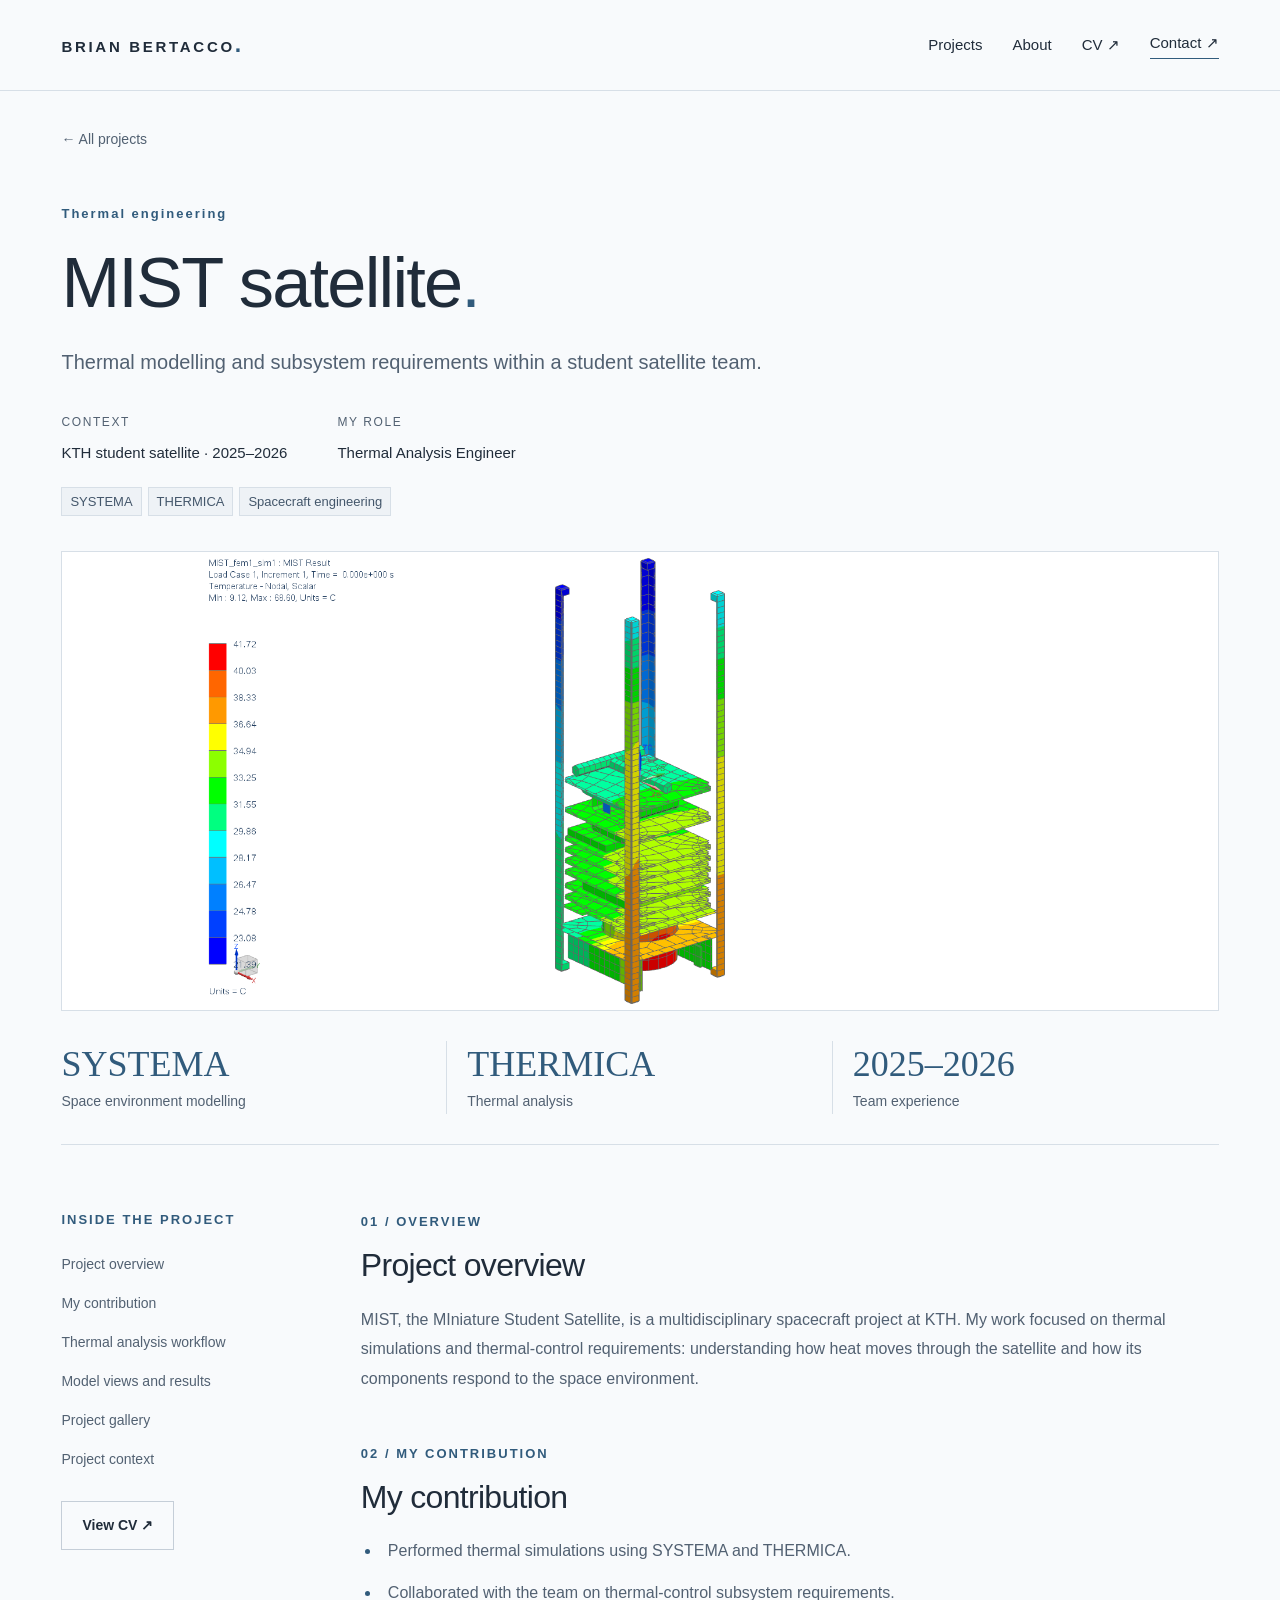
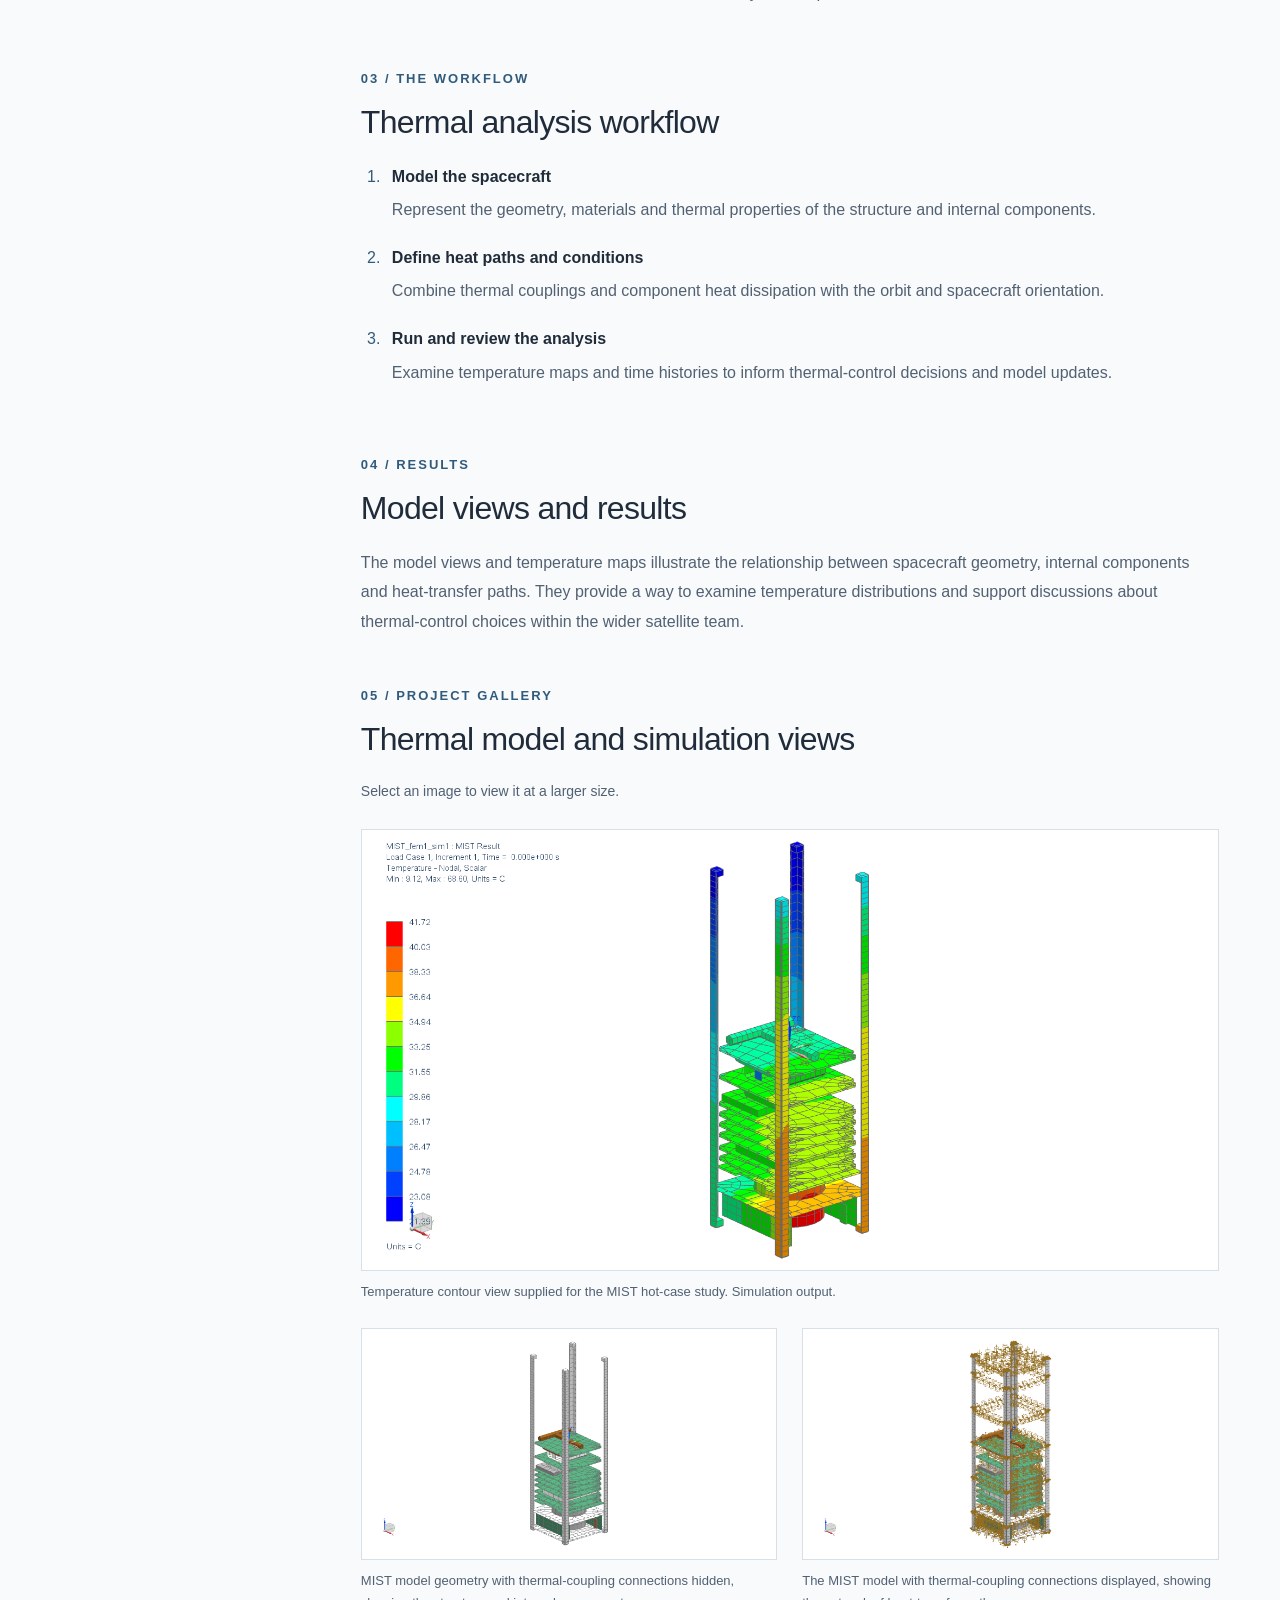
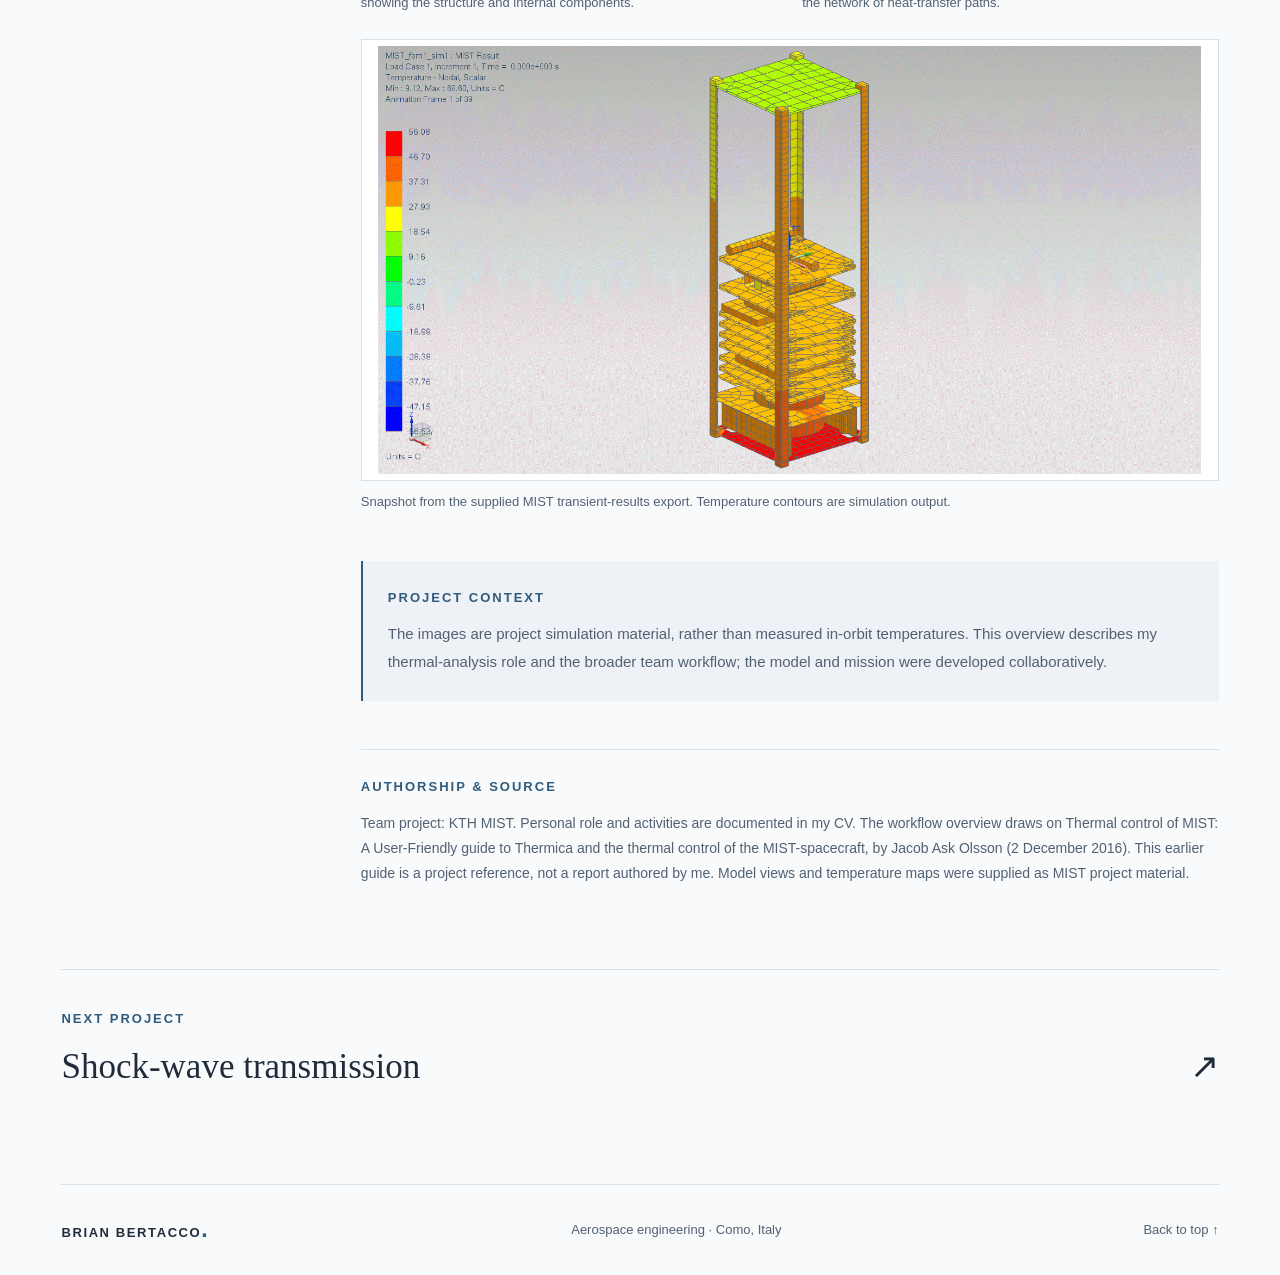
<file: projects/mist-satellite.html>
<!doctype html><html lang="en"><head><meta charset="utf-8"><meta name="viewport" content="width=device-width,initial-scale=1"><meta name="description" content="Thermal modelling and subsystem requirements within a student satellite team."><meta name="theme-color" content="#f8fafc"><title>MIST satellite | Brian Bertacco</title><link rel="icon" href="../assets/favicon.svg" type="image/svg+xml"><link rel="stylesheet" href="../style.css?v=20261004-team"><script defer src="../script.js"></script></head><body id="top"><a class="skip" href="#main">Skip to content</a><header class="site-header"><a class="brand" href="../index.html" aria-label="Brian Bertacco homepage">BRIAN BERTACCO<span class="brand-dot">.</span></a><button class="menu-toggle" aria-expanded="false" aria-controls="nav">Menu <span>+</span></button><nav id="nav" aria-label="Main navigation"><a href="../index.html#projects">Projects</a><a href="../index.html#about">About</a><a href="../documents/brian-bertacco-cv.pdf" target="_blank" rel="noopener">CV ↗</a><a class="nav-contact" href="../index.html#contact">Contact ↗</a></nav></header><main id="main" class="detail"><a class="back-link" href="../index.html#projects">← All projects</a><section class="detail-title"><p class="eyebrow">Thermal engineering</p><h1>MIST satellite<span class="orange">.</span></h1><p class="detail-lead">Thermal modelling and subsystem requirements within a student satellite team.</p><div class="detail-meta"><div><small>CONTEXT</small><span>KTH student satellite · 2025–2026</span></div><div><small>MY ROLE</small><span>Thermal Analysis Engineer</span></div></div><div class="tags"><span>SYSTEMA</span><span>THERMICA</span><span>Spacecraft engineering</span></div></section><div class="detail-cover"><img src="../assets/images/mist-hot-case.webp" alt="Temperature contour view supplied for the MIST hot-case study. Simulation output." width="1515" height="788" fetchpriority="high"></div><div class="metrics"><div><strong>SYSTEMA</strong><span>Space environment modelling</span></div><div><strong>THERMICA</strong><span>Thermal analysis</span></div><div><strong>2025–2026</strong><span>Team experience</span></div></div><div class="case-layout"><aside><p class="eyebrow">INSIDE THE PROJECT</p><a href="#overview">Project overview</a><a href="#contribution">My contribution</a><a href="#workflow">Thermal analysis workflow</a><a href="#outcome">Model views and results</a><a href="#gallery">Project gallery</a><a href="#scope">Project context</a><a class="button" href="../documents/brian-bertacco-cv.pdf" target="_blank" rel="noopener">View CV ↗</a></aside><div class="case-body"><section id="overview"><p class="eyebrow">01 / OVERVIEW</p><h2>Project overview</h2><p>MIST, the MIniature Student Satellite, is a multidisciplinary spacecraft project at KTH. My work focused on thermal simulations and thermal-control requirements: understanding how heat moves through the satellite and how its components respond to the space environment.</p></section><section id="contribution"><p class="eyebrow">02 / MY CONTRIBUTION</p><h2>My contribution</h2><ul><li>Performed thermal simulations using SYSTEMA and THERMICA.</li><li>Collaborated with the team on thermal-control subsystem requirements.</li></ul></section><section id="workflow"><p class="eyebrow">03 / THE WORKFLOW</p><h2>Thermal analysis workflow</h2><ol class="workflow-list"><li><strong>Model the spacecraft</strong><p>Represent the geometry, materials and thermal properties of the structure and internal components.</p></li><li><strong>Define heat paths and conditions</strong><p>Combine thermal couplings and component heat dissipation with the orbit and spacecraft orientation.</p></li><li><strong>Run and review the analysis</strong><p>Examine temperature maps and time histories to inform thermal-control decisions and model updates.</p></li></ol></section><section id="outcome"><p class="eyebrow">04 / RESULTS</p><h2>Model views and results</h2><p>The model views and temperature maps illustrate the relationship between spacecraft geometry, internal components and heat-transfer paths. They provide a way to examine temperature distributions and support discussions about thermal-control choices within the wider satellite team.</p></section><section id="gallery"><p class="eyebrow">05 / PROJECT GALLERY</p><h2>Thermal model and simulation views</h2><p class="small">Select an image to view it at a larger size.</p><div class="gallery"><figure><button class="enlarge" data-image="../assets/images/mist-hot-case.webp" data-caption="Temperature contour view supplied for the MIST hot-case study. Simulation output." aria-label="Enlarge: Temperature contour view supplied for the MIST hot-case study. Simulation output."><img src="../assets/images/mist-hot-case.webp" alt="Temperature contour view supplied for the MIST hot-case study. Simulation output." width="1515" height="788" loading="lazy"></button><figcaption>Temperature contour view supplied for the MIST hot-case study. Simulation output.</figcaption></figure><figure><button class="enlarge" data-image="../assets/images/mist-geometry.webp" data-caption="MIST model geometry with thermal-coupling connections hidden, showing the structure and internal components." aria-label="Enlarge: MIST model geometry with thermal-coupling connections hidden, showing the structure and internal components."><img src="../assets/images/mist-geometry.webp" alt="MIST model geometry with thermal-coupling connections hidden, showing the structure and internal components." width="1515" height="788" loading="lazy"></button><figcaption>MIST model geometry with thermal-coupling connections hidden, showing the structure and internal components.</figcaption></figure><figure><button class="enlarge" data-image="../assets/images/mist-couplings.webp" data-caption="The MIST model with thermal-coupling connections displayed, showing the network of heat-transfer paths." aria-label="Enlarge: The MIST model with thermal-coupling connections displayed, showing the network of heat-transfer paths."><img src="../assets/images/mist-couplings.webp" alt="The MIST model with thermal-coupling connections displayed, showing the network of heat-transfer paths." width="1515" height="788" loading="lazy"></button><figcaption>The MIST model with thermal-coupling connections displayed, showing the network of heat-transfer paths.</figcaption></figure><figure class="figure-wide"><button class="enlarge" data-image="../assets/images/mist-transient-snapshot.webp" data-caption="Snapshot from the supplied MIST transient-results export. Temperature contours are simulation output." aria-label="Enlarge: Snapshot from the supplied MIST transient-results export. Temperature contours are simulation output."><img src="../assets/images/mist-transient-snapshot.webp" alt="Snapshot from the supplied MIST transient-results export. Temperature contours are simulation output." width="1514" height="787" loading="lazy"></button><figcaption>Snapshot from the supplied MIST transient-results export. Temperature contours are simulation output.</figcaption></figure></div></section><section id="scope" class="scope"><p class="eyebrow">PROJECT CONTEXT</p><p>The images are project simulation material, rather than measured in-orbit temperatures. This overview describes my thermal-analysis role and the broader team workflow; the model and mission were developed collaboratively.</p></section><section class="credits"><p class="eyebrow">AUTHORSHIP &amp; SOURCE</p><p>Team project: KTH MIST. Personal role and activities are documented in my CV. The workflow overview draws on Thermal control of MIST: A User-Friendly guide to Thermica and the thermal control of the MIST-spacecraft, by Jacob Ask Olsson (2 December 2016). This earlier guide is a project reference, not a report authored by me. Model views and temperature maps were supplied as MIST project material.</p></section></div></div><a class="next-project" href="shock-transmission.html"><span class="eyebrow">NEXT PROJECT</span><strong>Shock-wave transmission <span>↗</span></strong></a></main><footer><a class="brand" href="../index.html">BRIAN BERTACCO<span class="brand-dot">.</span></a><span>Aerospace engineering · Como, Italy</span><a href="#top">Back to top ↑</a></footer><dialog id="lightbox" aria-label="Project image"><button class="lightbox-close" aria-label="Close image">Close ×</button><img alt=""><p></p></dialog></body></html>
</file>
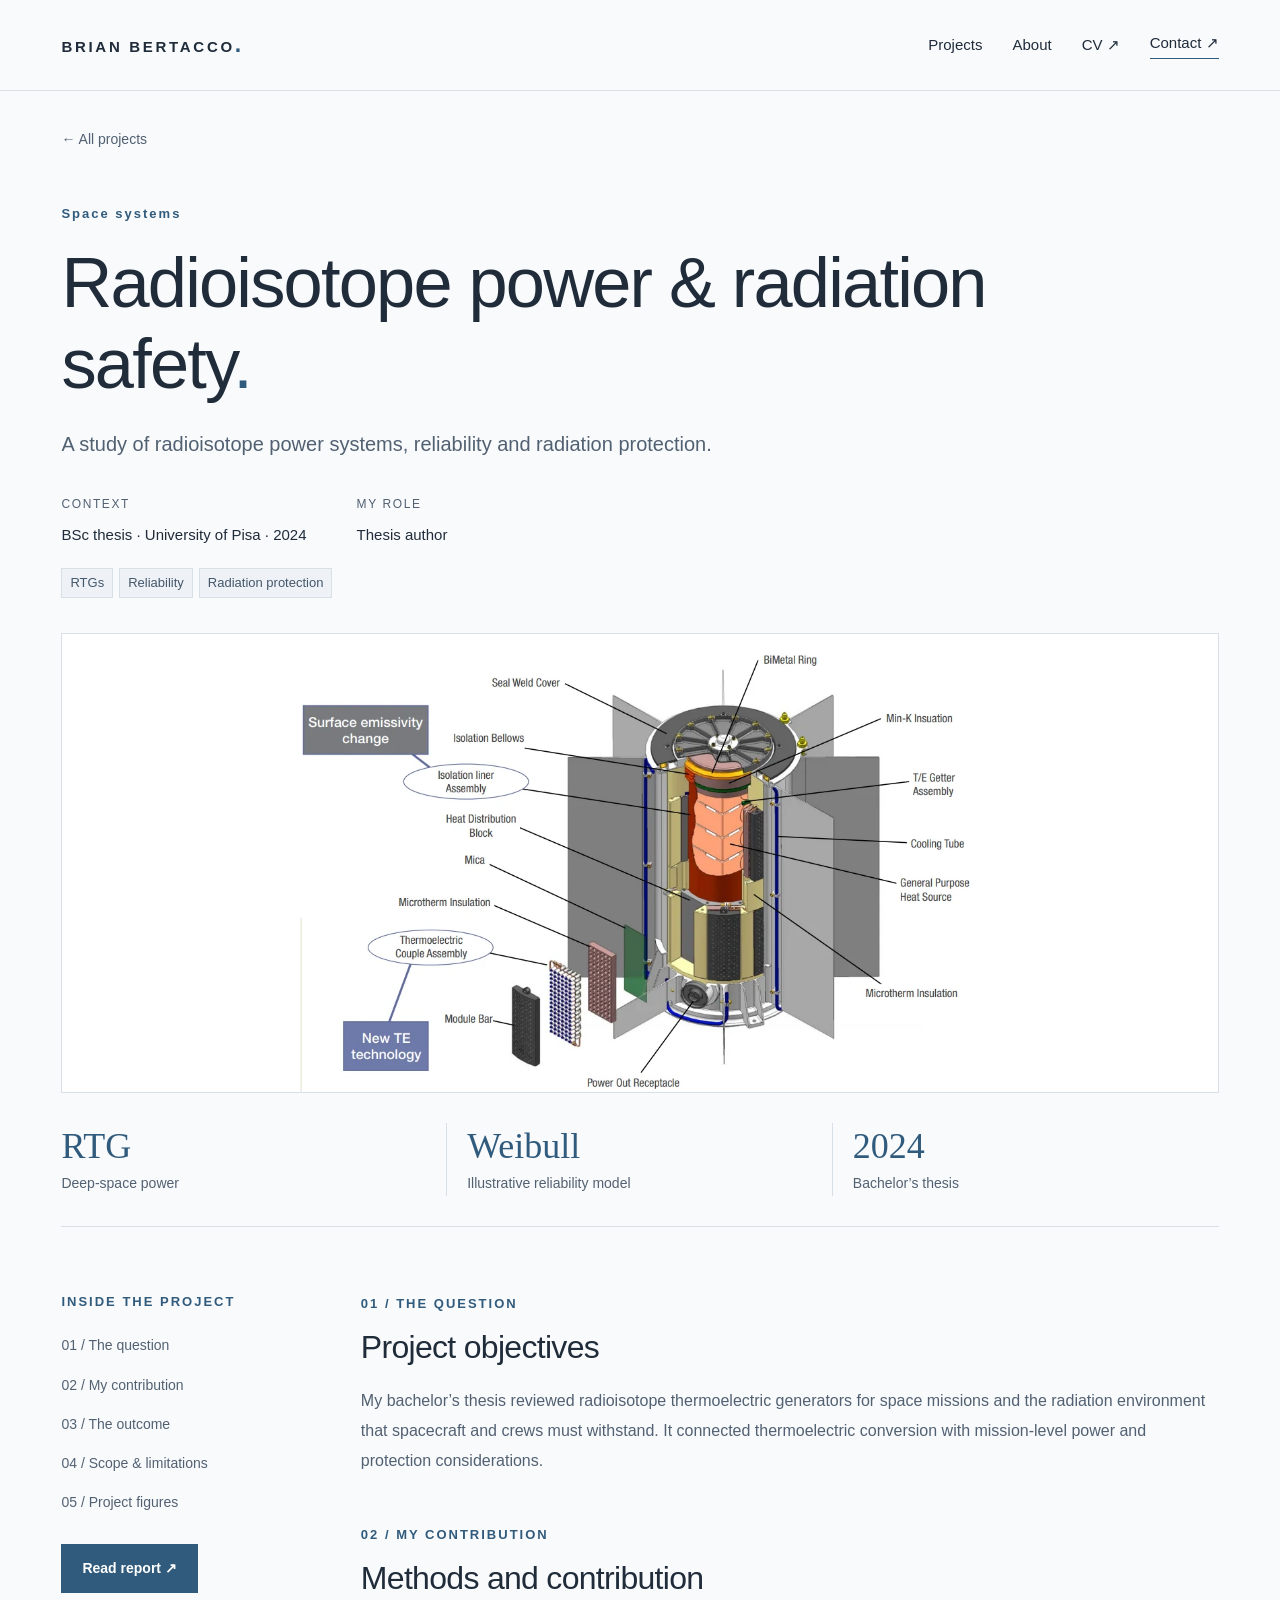
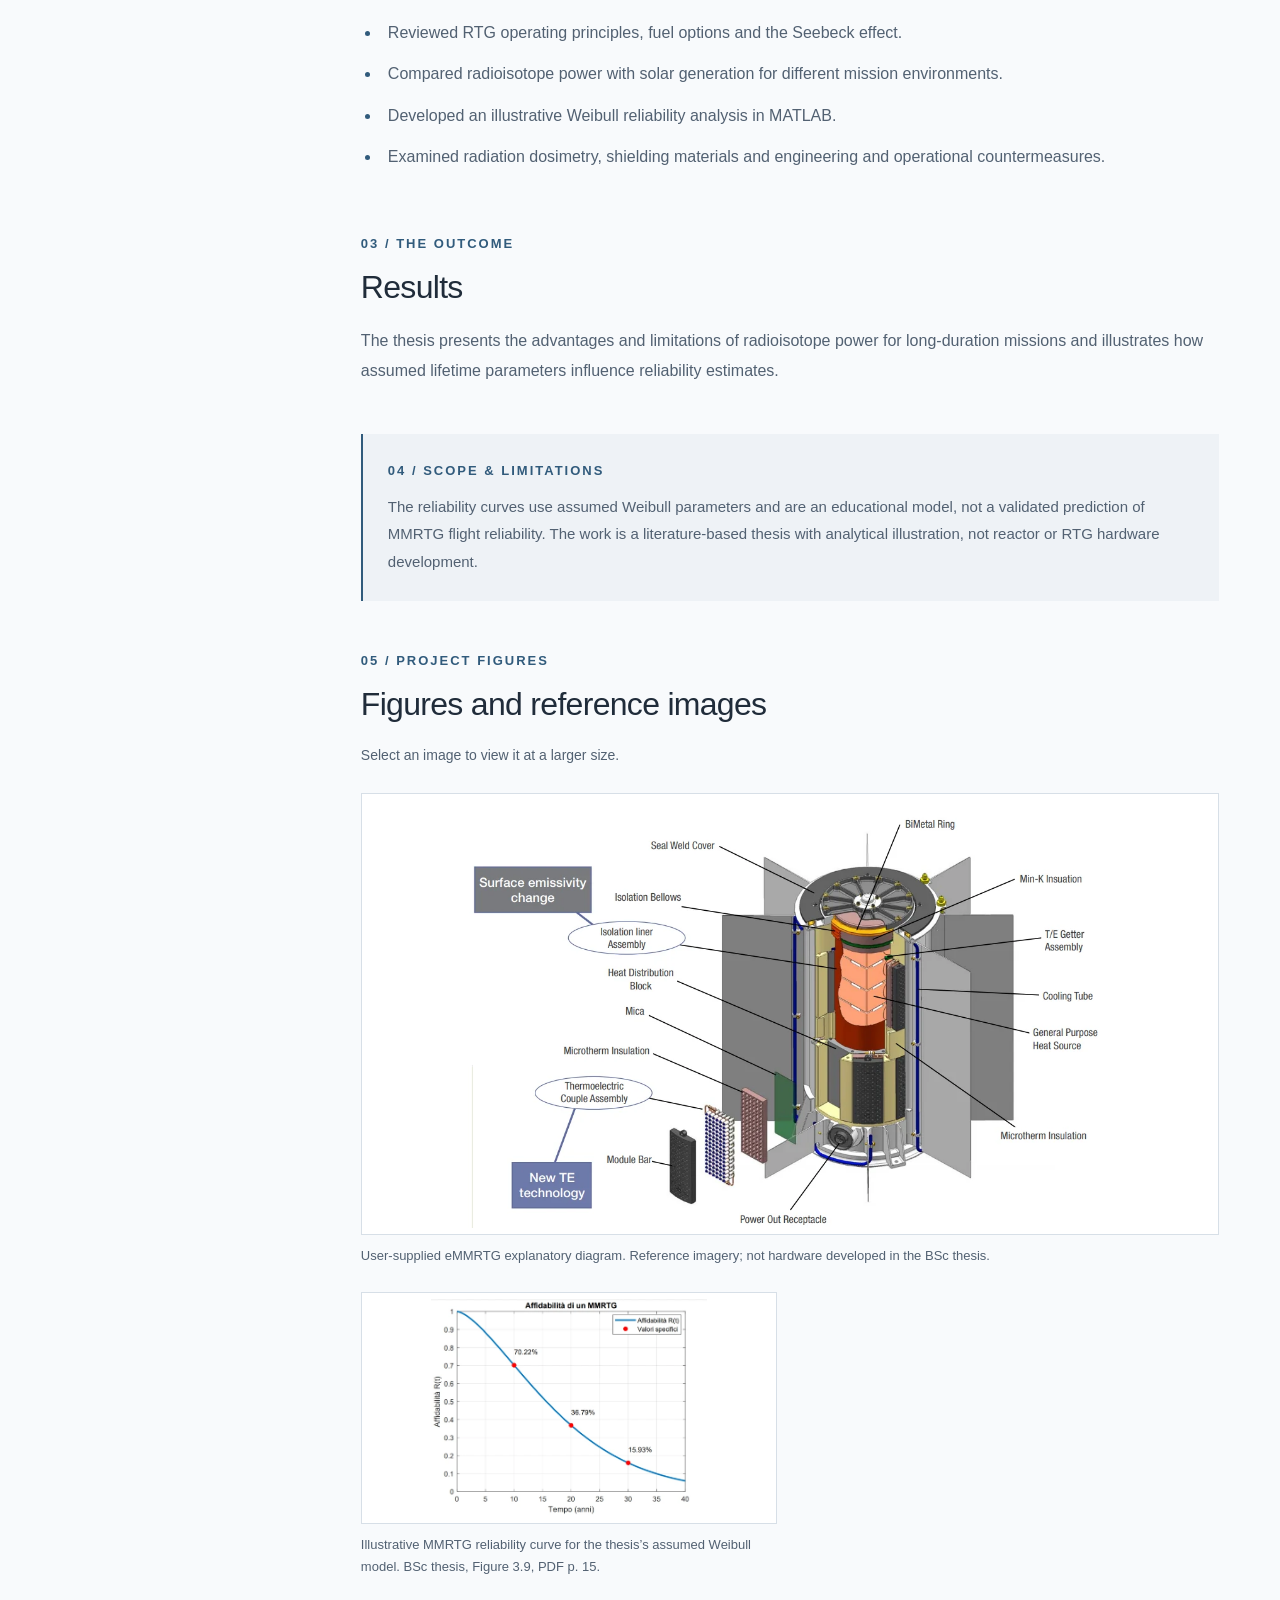
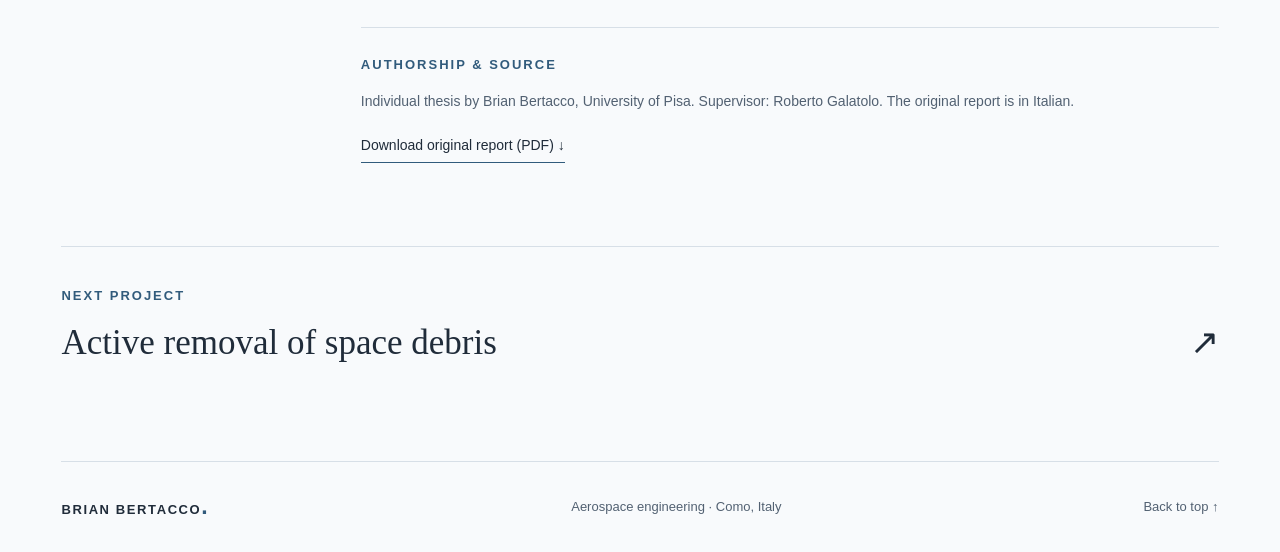
<file: projects/radioisotope-power.html>
<!doctype html><html lang="en"><head><meta charset="utf-8"><meta name="viewport" content="width=device-width,initial-scale=1"><meta name="description" content="A study of radioisotope power systems, reliability and radiation protection."><meta name="theme-color" content="#f8fafc"><title>Radioisotope power &amp; radiation safety | Brian Bertacco</title><link rel="icon" href="../assets/favicon.svg" type="image/svg+xml"><link rel="stylesheet" href="../style.css"><script defer src="../script.js"></script></head><body id="top"><a class="skip" href="#main">Skip to content</a><header class="site-header"><a class="brand" href="../index.html" aria-label="Brian Bertacco homepage">BRIAN BERTACCO<span class="brand-dot">.</span></a><button class="menu-toggle" aria-expanded="false" aria-controls="nav">Menu <span>+</span></button><nav id="nav" aria-label="Main navigation"><a href="../index.html#projects">Projects</a><a href="../index.html#about">About</a><a href="../documents/brian-bertacco-cv.pdf" target="_blank" rel="noopener">CV ↗</a><a class="nav-contact" href="../index.html#contact">Contact ↗</a></nav></header><main id="main" class="detail"><a class="back-link" href="../index.html#projects">← All projects</a><section class="detail-title"><p class="eyebrow">Space systems</p><h1>Radioisotope power &amp; radiation safety<span class="orange">.</span></h1><p class="detail-lead">A study of radioisotope power systems, reliability and radiation protection.</p><div class="detail-meta"><div><small>CONTEXT</small><span>BSc thesis · University of Pisa · 2024</span></div><div><small>MY ROLE</small><span>Thesis author</span></div></div><div class="tags"><span>RTGs</span><span>Reliability</span><span>Radiation protection</span></div></section><div class="detail-cover"><img src="../assets/images/em-mrtg-reference.webp" alt="User-supplied eMMRTG explanatory diagram. Reference imagery; not hardware developed in the BSc thesis." loading="eager" width="900" height="550"></div><div class="metrics"><div><strong>RTG</strong><span>Deep-space power</span></div><div><strong>Weibull</strong><span>Illustrative reliability model</span></div><div><strong>2024</strong><span>Bachelor’s thesis</span></div></div><div class="case-layout"><aside><p class="eyebrow">INSIDE THE PROJECT</p><a href="#overview">01 / The question</a><a href="#contribution">02 / My contribution</a><a href="#outcome">03 / The outcome</a><a href="#scope">04 / Scope & limitations</a><a href="#gallery">05 / Project figures</a><a class="button primary" href="../documents/radioisotope-power.pdf" target="_blank" rel="noopener">Read report ↗</a></aside><div class="case-body"><section id="overview"><p class="eyebrow">01 / THE QUESTION</p><h2>Project objectives</h2><p>My bachelor’s thesis reviewed radioisotope thermoelectric generators for space missions and the radiation environment that spacecraft and crews must withstand. It connected thermoelectric conversion with mission-level power and protection considerations.</p></section><section id="contribution"><p class="eyebrow">02 / MY CONTRIBUTION</p><h2>Methods and contribution</h2><ul><li>Reviewed RTG operating principles, fuel options and the Seebeck effect.</li><li>Compared radioisotope power with solar generation for different mission environments.</li><li>Developed an illustrative Weibull reliability analysis in MATLAB.</li><li>Examined radiation dosimetry, shielding materials and engineering and operational countermeasures.</li></ul></section><section id="outcome"><p class="eyebrow">03 / THE OUTCOME</p><h2>Results</h2><p>The thesis presents the advantages and limitations of radioisotope power for long-duration missions and illustrates how assumed lifetime parameters influence reliability estimates.</p></section><section id="scope" class="scope"><p class="eyebrow">04 / SCOPE & LIMITATIONS</p><p>The reliability curves use assumed Weibull parameters and are an educational model, not a validated prediction of MMRTG flight reliability. The work is a literature-based thesis with analytical illustration, not reactor or RTG hardware development.</p></section><section id="gallery"><p class="eyebrow">05 / PROJECT FIGURES</p><h2>Figures and reference images</h2><p class="small">Select an image to view it at a larger size.</p><div class="gallery"><figure><button class="enlarge" data-image="../assets/images/em-mrtg-reference.webp" data-caption="User-supplied eMMRTG explanatory diagram. Reference imagery; not hardware developed in the BSc thesis." aria-label="Enlarge: User-supplied eMMRTG explanatory diagram. Reference imagery; not hardware developed in the BSc thesis."><img src="../assets/images/em-mrtg-reference.webp" alt="User-supplied eMMRTG explanatory diagram. Reference imagery; not hardware developed in the BSc thesis." loading="lazy"></button><figcaption>User-supplied eMMRTG explanatory diagram. Reference imagery; not hardware developed in the BSc thesis.</figcaption></figure><figure><button class="enlarge" data-image="../assets/images/rtg.webp" data-caption="Illustrative MMRTG reliability curve for the thesis’s assumed Weibull model. BSc thesis, Figure 3.9, PDF p. 15." aria-label="Enlarge: Illustrative MMRTG reliability curve for the thesis’s assumed Weibull model. BSc thesis, Figure 3.9, PDF p. 15."><img src="../assets/images/rtg.webp" alt="Illustrative MMRTG reliability curve for the thesis’s assumed Weibull model. BSc thesis, Figure 3.9, PDF p. 15." loading="lazy"></button><figcaption>Illustrative MMRTG reliability curve for the thesis’s assumed Weibull model. BSc thesis, Figure 3.9, PDF p. 15.</figcaption></figure></div></section><section class="credits"><p class="eyebrow">AUTHORSHIP & SOURCE</p><p>Individual thesis by Brian Bertacco, University of Pisa. Supervisor: Roberto Galatolo. The original report is in Italian.</p><a class="text-link" href="../documents/radioisotope-power.pdf" download>Download original report (PDF) ↓</a></section></div></div><a class="next-project" href="space-debris-removal.html"><span class="eyebrow">NEXT PROJECT</span><strong>Active removal of space debris <span>↗</span></strong></a></main><footer><a class="brand" href="../index.html">BRIAN BERTACCO<span class="brand-dot">.</span></a><span>Aerospace engineering · Como, Italy</span><a href="#top">Back to top ↑</a></footer><dialog id="lightbox" aria-label="Project image"><button class="lightbox-close" aria-label="Close image">Close ×</button><img alt=""><p></p></dialog></body></html>
</file>
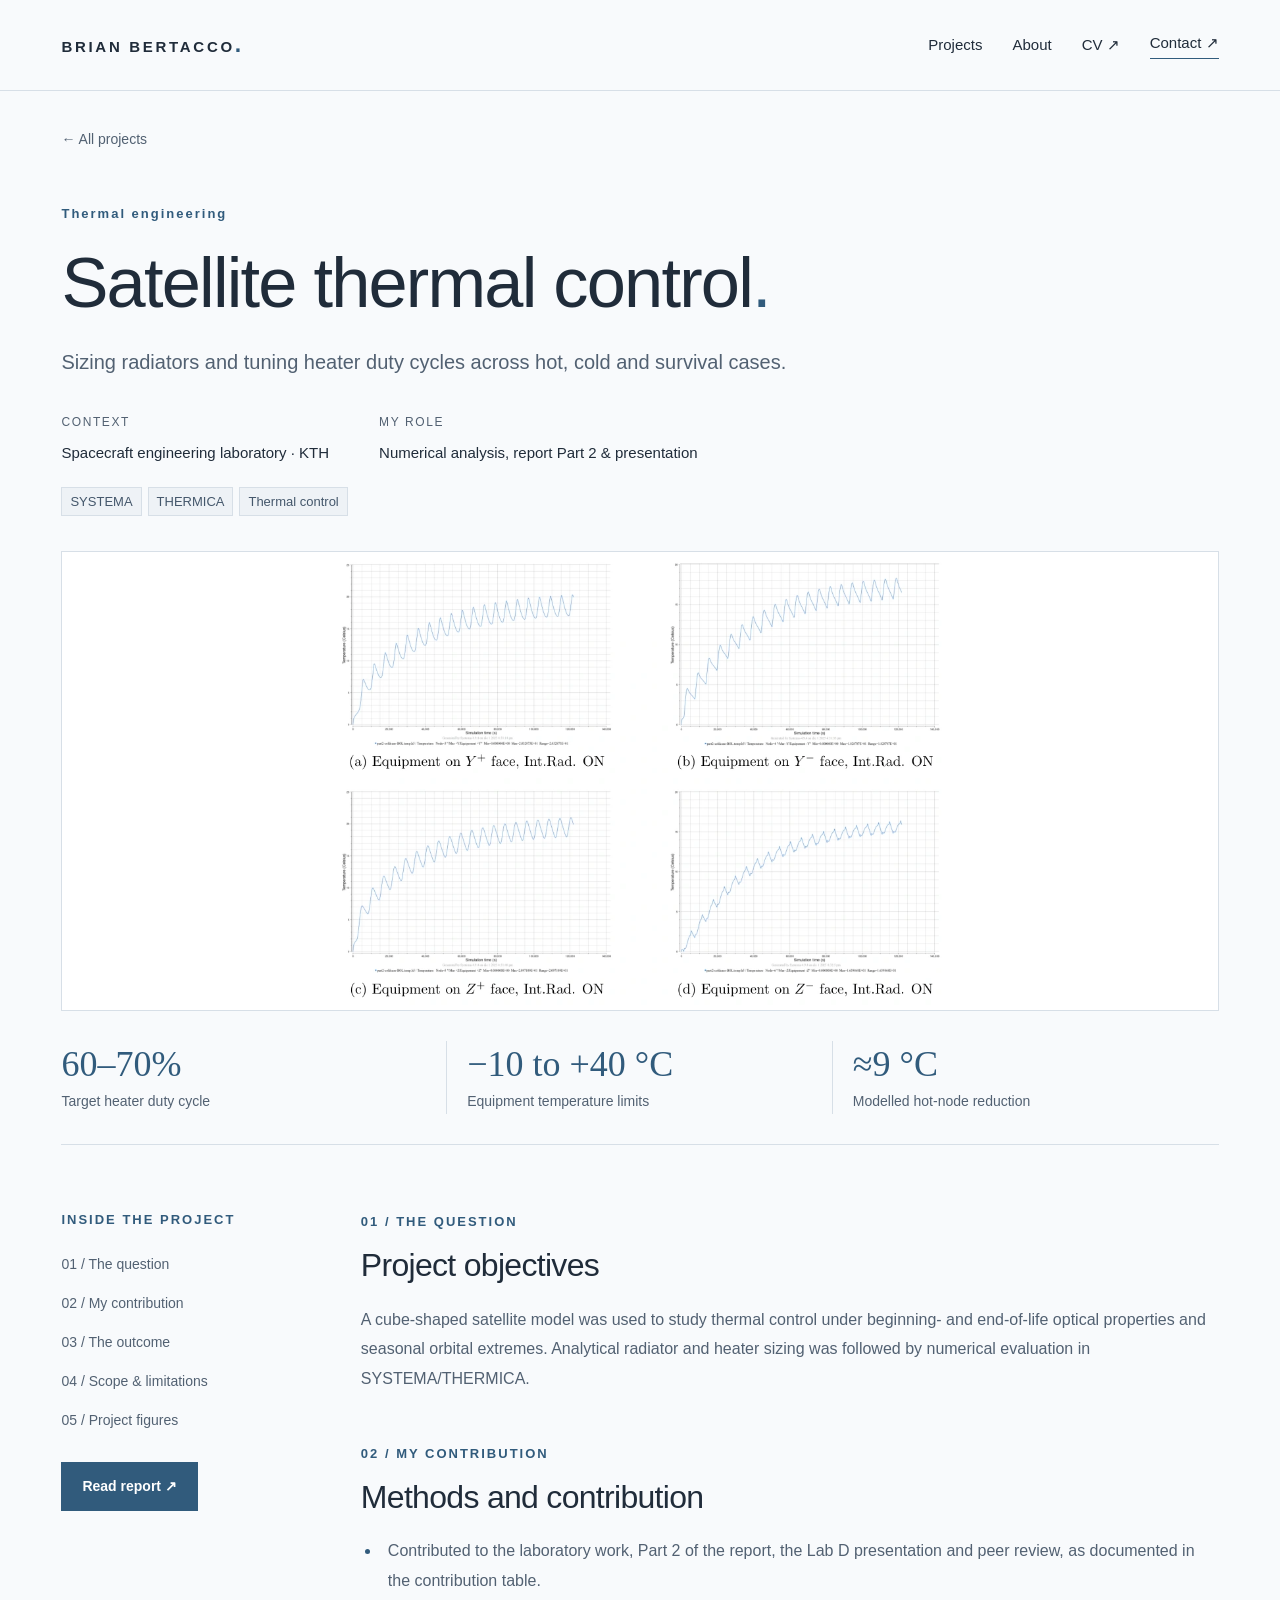
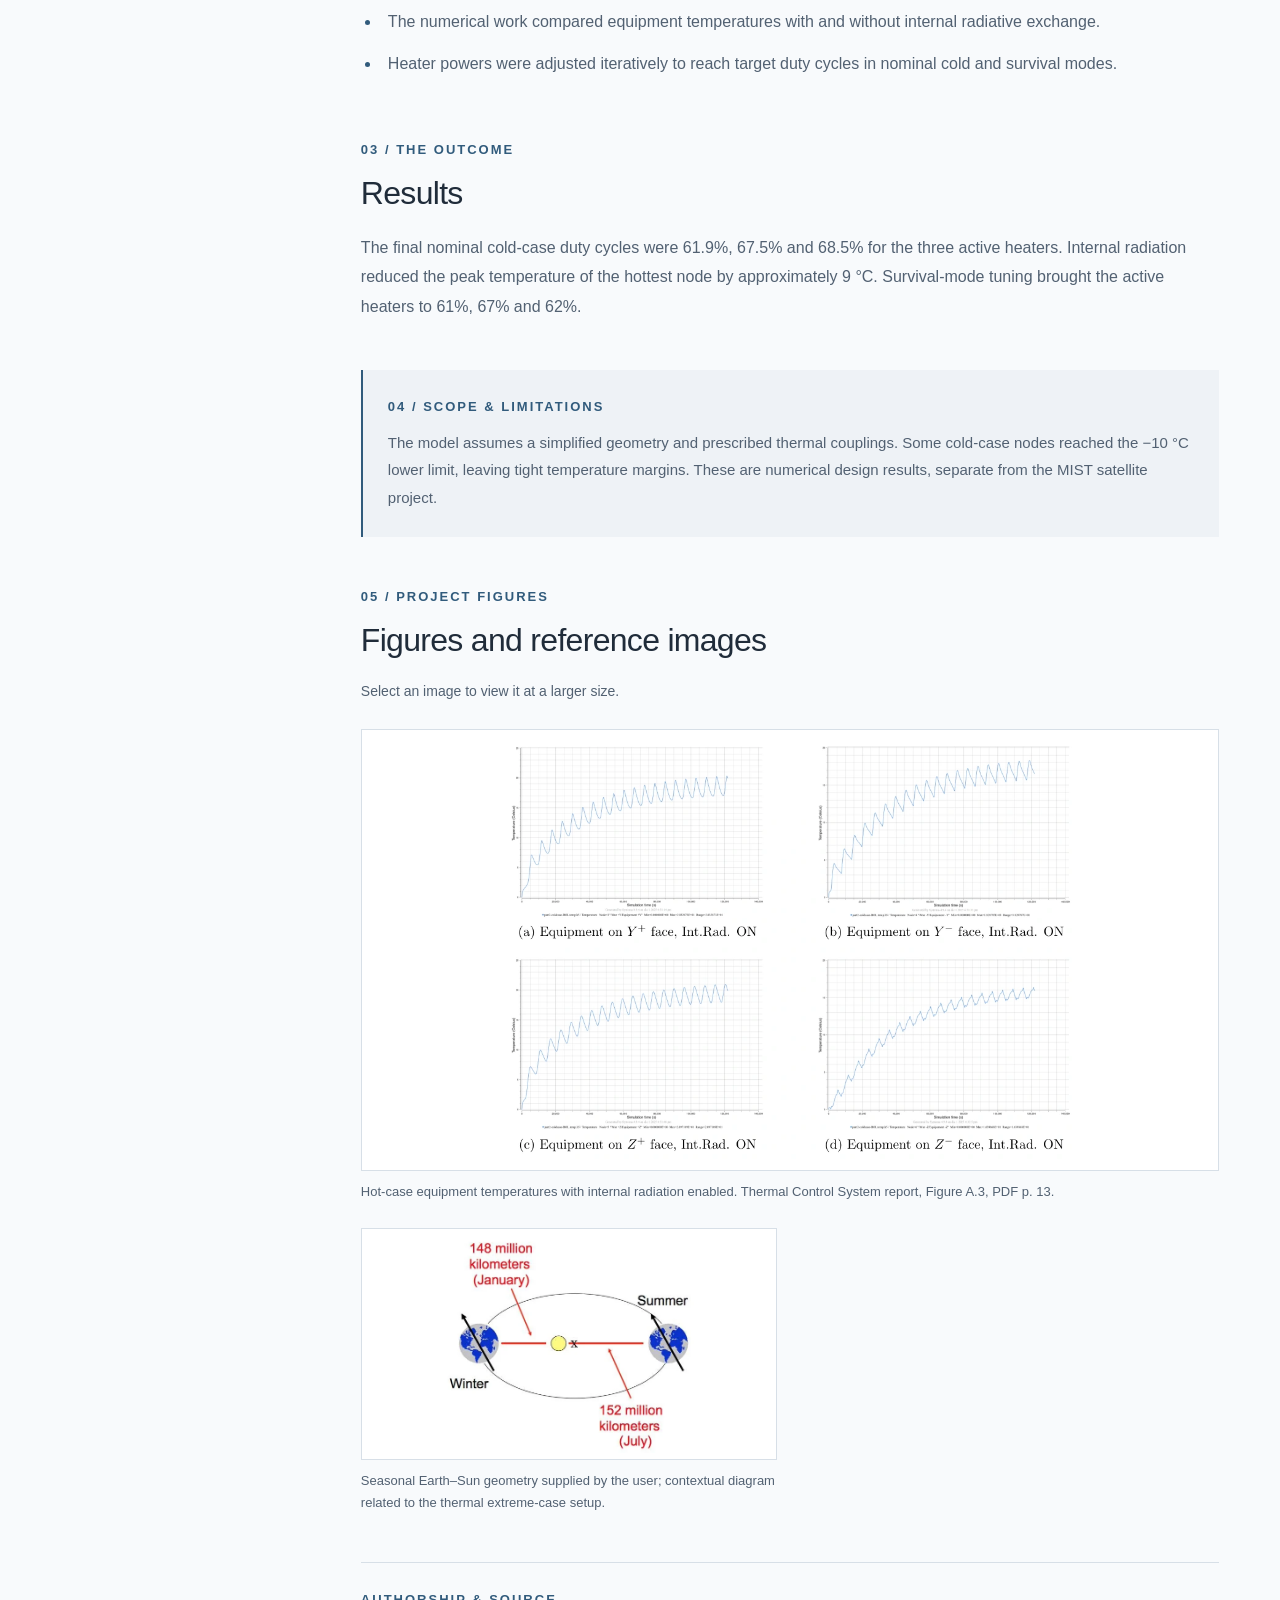
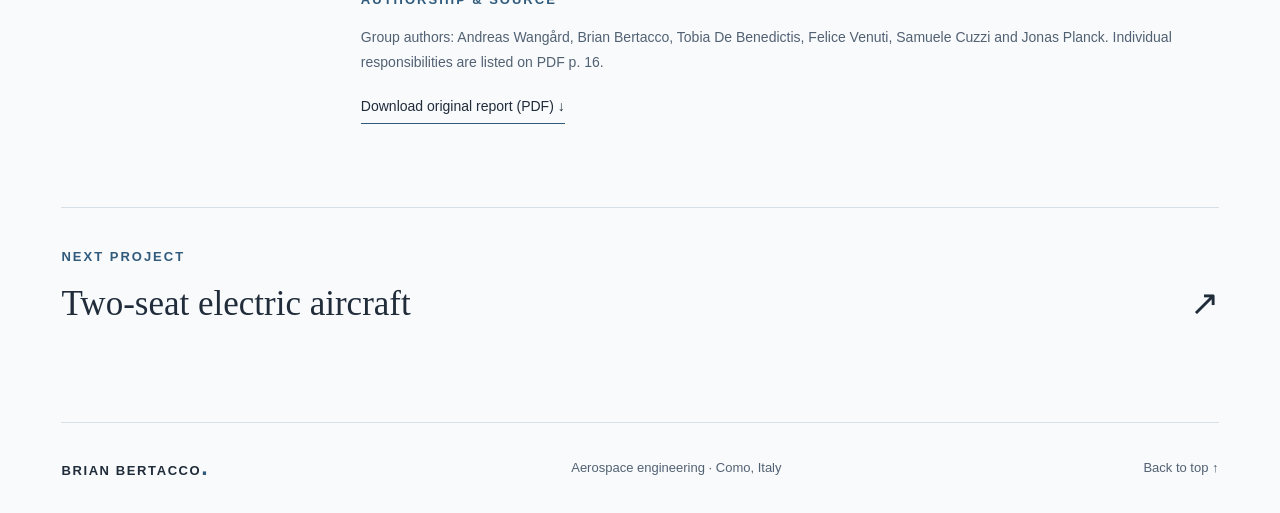
<file: projects/satellite-thermal-control.html>
<!doctype html><html lang="en"><head><meta charset="utf-8"><meta name="viewport" content="width=device-width,initial-scale=1"><meta name="description" content="Sizing radiators and tuning heater duty cycles across hot, cold and survival cases."><meta name="theme-color" content="#f8fafc"><title>Satellite thermal control | Brian Bertacco</title><link rel="icon" href="../assets/favicon.svg" type="image/svg+xml"><link rel="stylesheet" href="../style.css"><script defer src="../script.js"></script></head><body id="top"><a class="skip" href="#main">Skip to content</a><header class="site-header"><a class="brand" href="../index.html" aria-label="Brian Bertacco homepage">BRIAN BERTACCO<span class="brand-dot">.</span></a><button class="menu-toggle" aria-expanded="false" aria-controls="nav">Menu <span>+</span></button><nav id="nav" aria-label="Main navigation"><a href="../index.html#projects">Projects</a><a href="../index.html#about">About</a><a href="../documents/brian-bertacco-cv.pdf" target="_blank" rel="noopener">CV ↗</a><a class="nav-contact" href="../index.html#contact">Contact ↗</a></nav></header><main id="main" class="detail"><a class="back-link" href="../index.html#projects">← All projects</a><section class="detail-title"><p class="eyebrow">Thermal engineering</p><h1>Satellite thermal control<span class="orange">.</span></h1><p class="detail-lead">Sizing radiators and tuning heater duty cycles across hot, cold and survival cases.</p><div class="detail-meta"><div><small>CONTEXT</small><span>Spacecraft engineering laboratory · KTH</span></div><div><small>MY ROLE</small><span>Numerical analysis, report Part 2 &amp; presentation</span></div></div><div class="tags"><span>SYSTEMA</span><span>THERMICA</span><span>Thermal control</span></div></section><div class="detail-cover"><img src="../assets/images/thermica.webp" alt="Hot-case equipment temperatures with internal radiation enabled. Thermal Control System report, Figure A.3, PDF p. 13." loading="eager" width="900" height="550"></div><div class="metrics"><div><strong>60–70%</strong><span>Target heater duty cycle</span></div><div><strong>−10 to +40 °C</strong><span>Equipment temperature limits</span></div><div><strong>≈9 °C</strong><span>Modelled hot-node reduction</span></div></div><div class="case-layout"><aside><p class="eyebrow">INSIDE THE PROJECT</p><a href="#overview">01 / The question</a><a href="#contribution">02 / My contribution</a><a href="#outcome">03 / The outcome</a><a href="#scope">04 / Scope & limitations</a><a href="#gallery">05 / Project figures</a><a class="button primary" href="../documents/satellite-thermal-control.pdf" target="_blank" rel="noopener">Read report ↗</a></aside><div class="case-body"><section id="overview"><p class="eyebrow">01 / THE QUESTION</p><h2>Project objectives</h2><p>A cube-shaped satellite model was used to study thermal control under beginning- and end-of-life optical properties and seasonal orbital extremes. Analytical radiator and heater sizing was followed by numerical evaluation in SYSTEMA/THERMICA.</p></section><section id="contribution"><p class="eyebrow">02 / MY CONTRIBUTION</p><h2>Methods and contribution</h2><ul><li>Contributed to the laboratory work, Part 2 of the report, the Lab D presentation and peer review, as documented in the contribution table.</li><li>The numerical work compared equipment temperatures with and without internal radiative exchange.</li><li>Heater powers were adjusted iteratively to reach target duty cycles in nominal cold and survival modes.</li></ul></section><section id="outcome"><p class="eyebrow">03 / THE OUTCOME</p><h2>Results</h2><p>The final nominal cold-case duty cycles were 61.9%, 67.5% and 68.5% for the three active heaters. Internal radiation reduced the peak temperature of the hottest node by approximately 9 °C. Survival-mode tuning brought the active heaters to 61%, 67% and 62%.</p></section><section id="scope" class="scope"><p class="eyebrow">04 / SCOPE & LIMITATIONS</p><p>The model assumes a simplified geometry and prescribed thermal couplings. Some cold-case nodes reached the −10 °C lower limit, leaving tight temperature margins. These are numerical design results, separate from the MIST satellite project.</p></section><section id="gallery"><p class="eyebrow">05 / PROJECT FIGURES</p><h2>Figures and reference images</h2><p class="small">Select an image to view it at a larger size.</p><div class="gallery"><figure><button class="enlarge" data-image="../assets/images/thermica.webp" data-caption="Hot-case equipment temperatures with internal radiation enabled. Thermal Control System report, Figure A.3, PDF p. 13." aria-label="Enlarge: Hot-case equipment temperatures with internal radiation enabled. Thermal Control System report, Figure A.3, PDF p. 13."><img src="../assets/images/thermica.webp" alt="Hot-case equipment temperatures with internal radiation enabled. Thermal Control System report, Figure A.3, PDF p. 13." loading="lazy"></button><figcaption>Hot-case equipment temperatures with internal radiation enabled. Thermal Control System report, Figure A.3, PDF p. 13.</figcaption></figure><figure><button class="enlarge" data-image="../assets/images/orbital-seasons.webp" data-caption="Seasonal Earth–Sun geometry supplied by the user; contextual diagram related to the thermal extreme-case setup." aria-label="Enlarge: Seasonal Earth–Sun geometry supplied by the user; contextual diagram related to the thermal extreme-case setup."><img src="../assets/images/orbital-seasons.webp" alt="Seasonal Earth–Sun geometry supplied by the user; contextual diagram related to the thermal extreme-case setup." loading="lazy"></button><figcaption>Seasonal Earth–Sun geometry supplied by the user; contextual diagram related to the thermal extreme-case setup.</figcaption></figure></div></section><section class="credits"><p class="eyebrow">AUTHORSHIP & SOURCE</p><p>Group authors: Andreas Wangård, Brian Bertacco, Tobia De Benedictis, Felice Venuti, Samuele Cuzzi and Jonas Planck. Individual responsibilities are listed on PDF p. 16.</p><a class="text-link" href="../documents/satellite-thermal-control.pdf" download>Download original report (PDF) ↓</a></section></div></div><a class="next-project" href="electric-aircraft.html"><span class="eyebrow">NEXT PROJECT</span><strong>Two-seat electric aircraft <span>↗</span></strong></a></main><footer><a class="brand" href="../index.html">BRIAN BERTACCO<span class="brand-dot">.</span></a><span>Aerospace engineering · Como, Italy</span><a href="#top">Back to top ↑</a></footer><dialog id="lightbox" aria-label="Project image"><button class="lightbox-close" aria-label="Close image">Close ×</button><img alt=""><p></p></dialog></body></html>
</file>
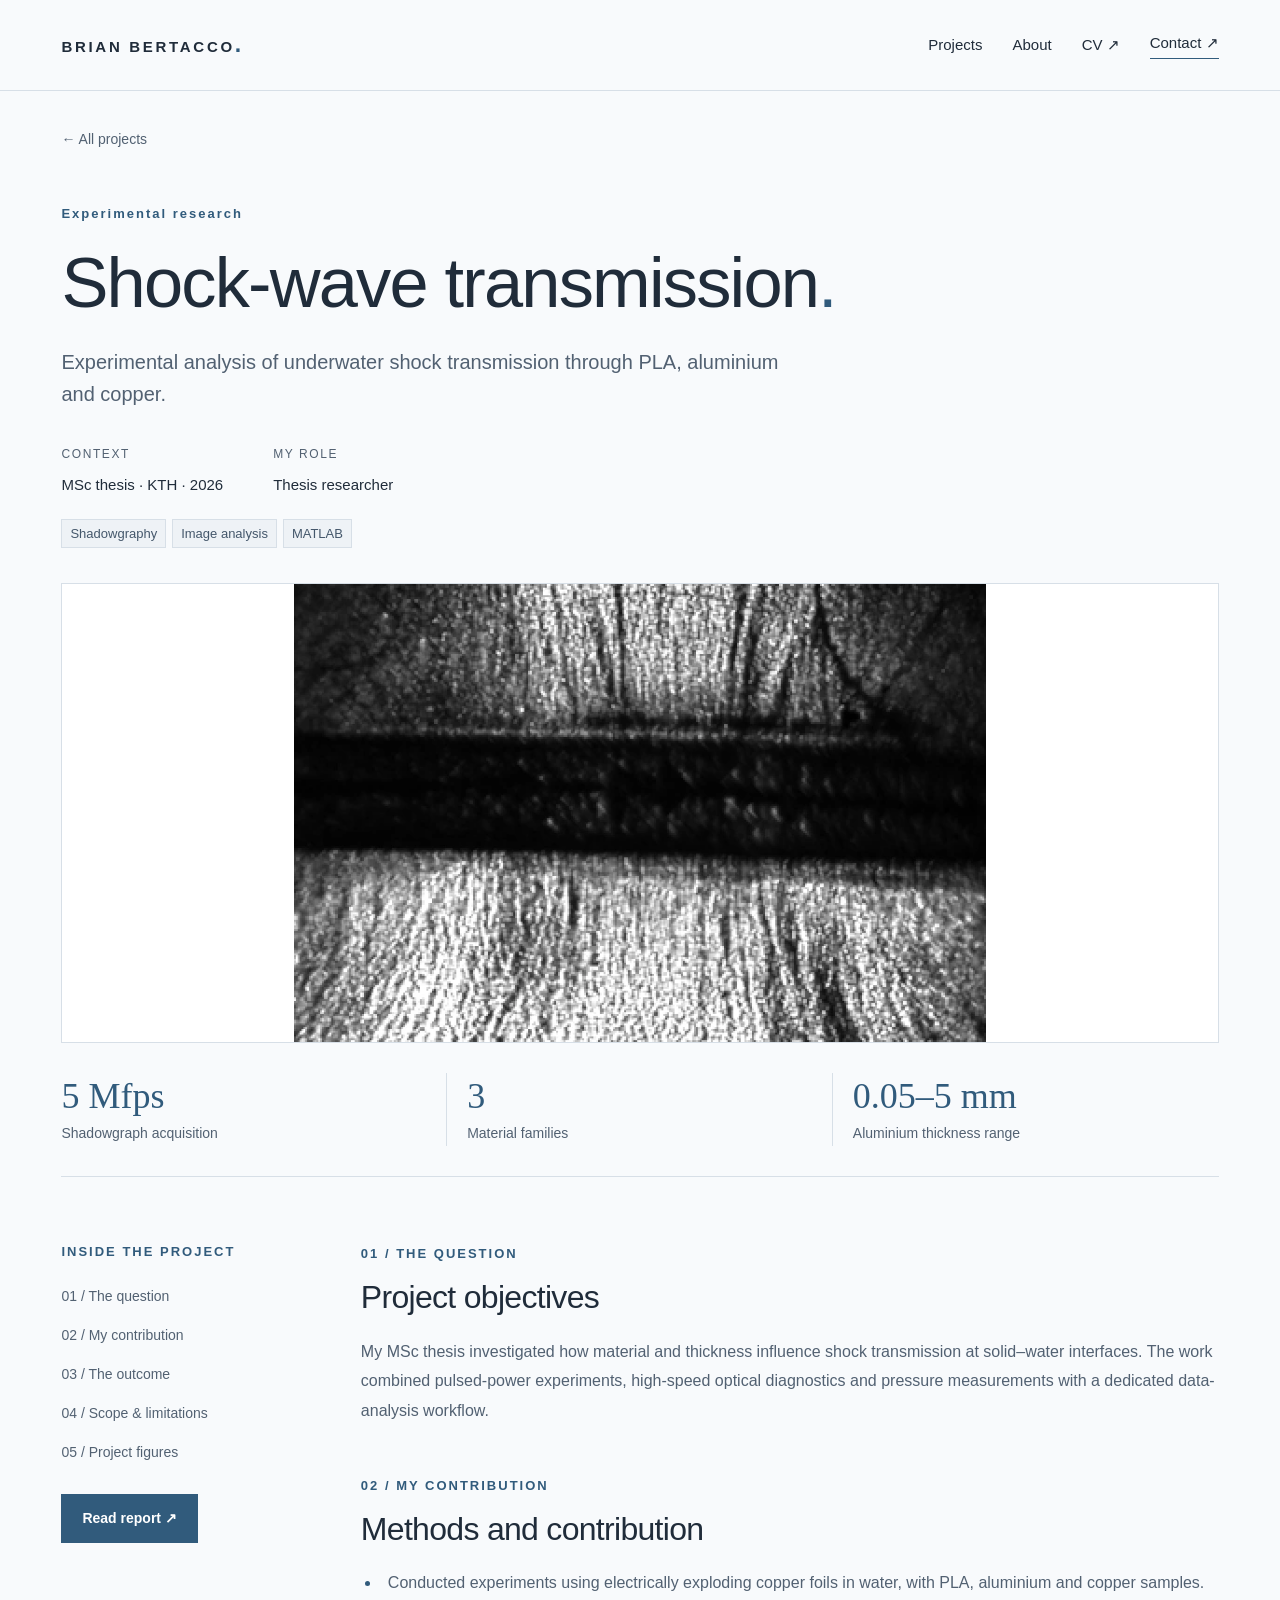
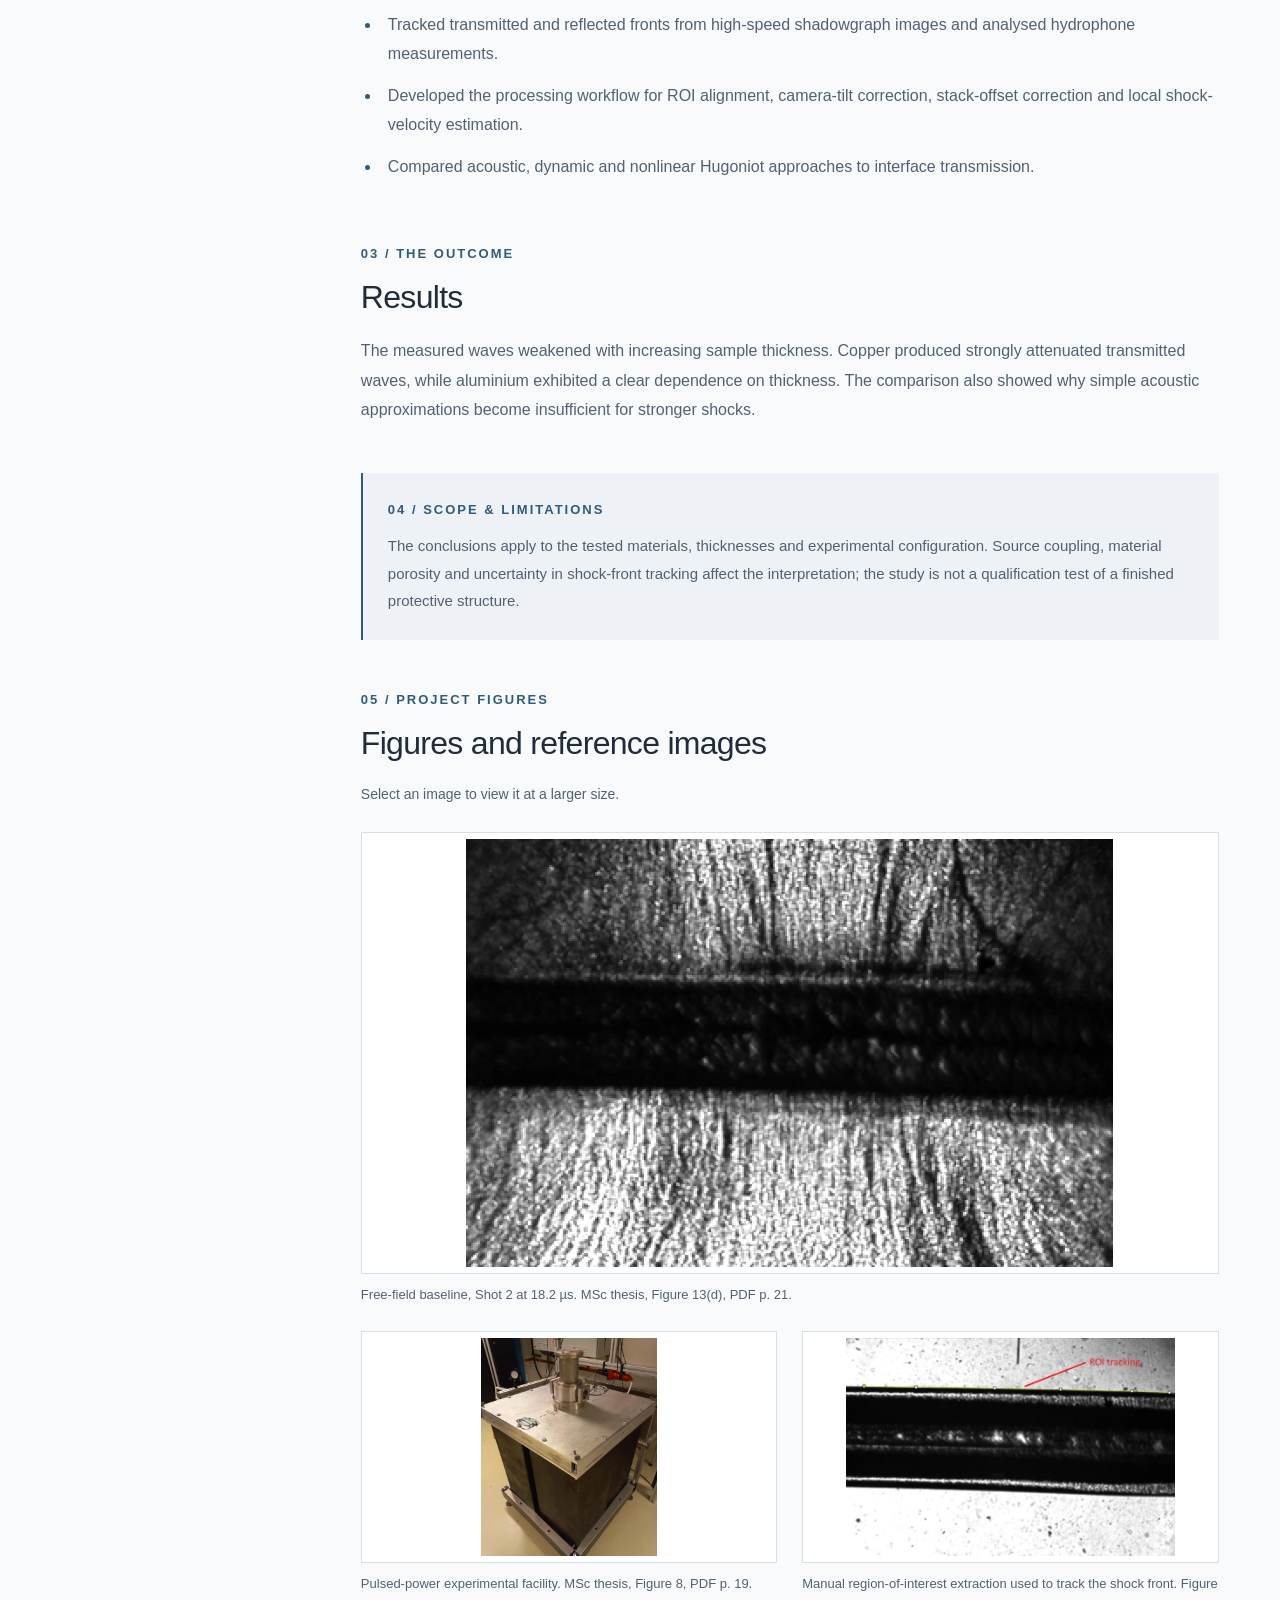
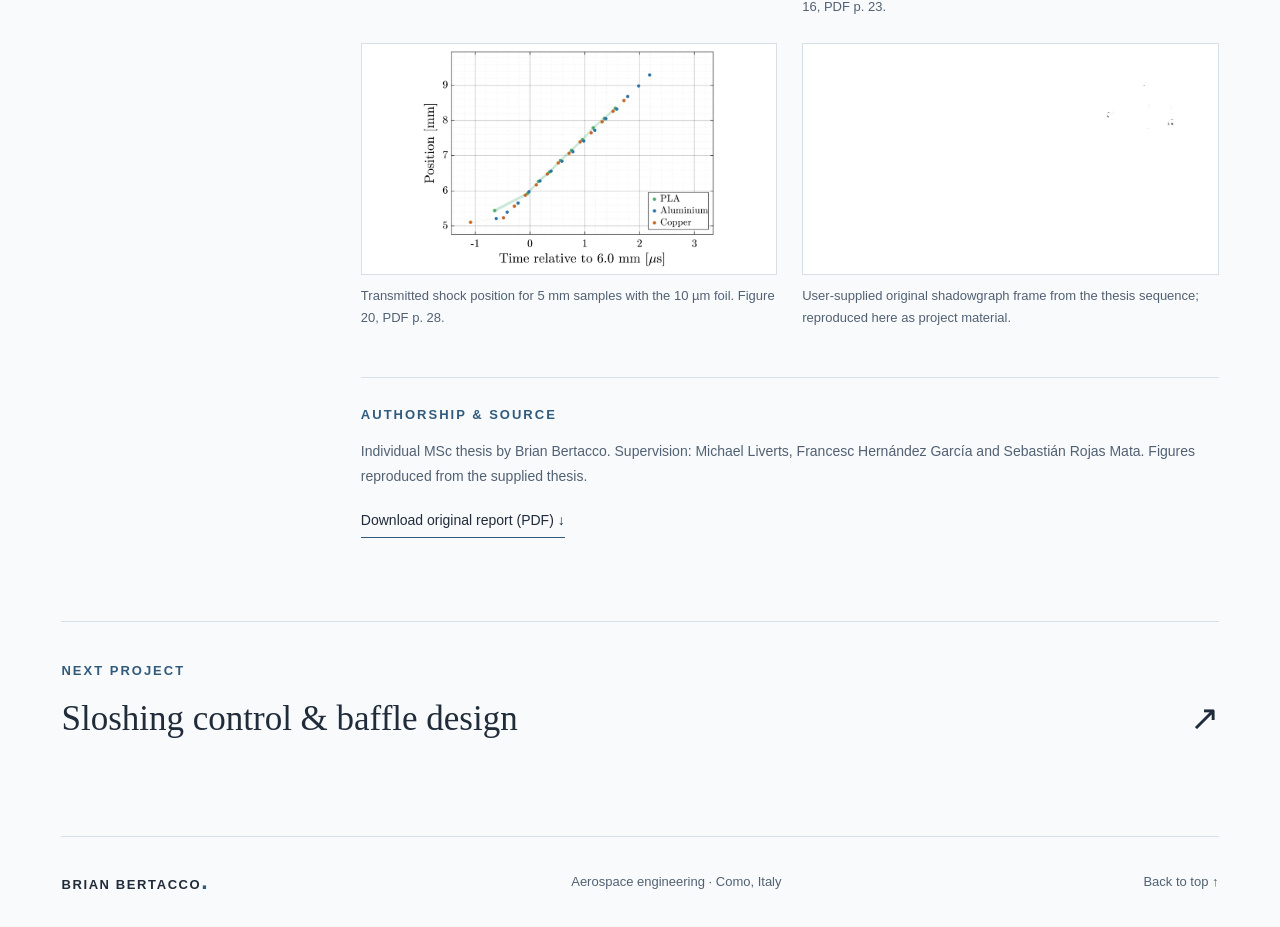
<file: projects/shock-transmission.html>
<!doctype html><html lang="en"><head><meta charset="utf-8"><meta name="viewport" content="width=device-width,initial-scale=1"><meta name="description" content="Experimental analysis of underwater shock transmission through PLA, aluminium and copper."><meta name="theme-color" content="#f8fafc"><title>Shock-wave transmission | Brian Bertacco</title><link rel="icon" href="../assets/favicon.svg" type="image/svg+xml"><link rel="stylesheet" href="../style.css"><script defer src="../script.js"></script></head><body id="top"><a class="skip" href="#main">Skip to content</a><header class="site-header"><a class="brand" href="../index.html" aria-label="Brian Bertacco homepage">BRIAN BERTACCO<span class="brand-dot">.</span></a><button class="menu-toggle" aria-expanded="false" aria-controls="nav">Menu <span>+</span></button><nav id="nav" aria-label="Main navigation"><a href="../index.html#projects">Projects</a><a href="../index.html#about">About</a><a href="../documents/brian-bertacco-cv.pdf" target="_blank" rel="noopener">CV ↗</a><a class="nav-contact" href="../index.html#contact">Contact ↗</a></nav></header><main id="main" class="detail"><a class="back-link" href="../index.html#projects">← All projects</a><section class="detail-title"><p class="eyebrow">Experimental research</p><h1>Shock-wave transmission<span class="orange">.</span></h1><p class="detail-lead">Experimental analysis of underwater shock transmission through PLA, aluminium and copper.</p><div class="detail-meta"><div><small>CONTEXT</small><span>MSc thesis · KTH · 2026</span></div><div><small>MY ROLE</small><span>Thesis researcher</span></div></div><div class="tags"><span>Shadowgraphy</span><span>Image analysis</span><span>MATLAB</span></div></section><div class="detail-cover"><img src="../assets/images/shock.webp" alt="Free-field baseline, Shot 2 at 18.2 µs. MSc thesis, Figure 13(d), PDF p. 21." loading="eager" width="900" height="550"></div><div class="metrics"><div><strong>5 Mfps</strong><span>Shadowgraph acquisition</span></div><div><strong>3</strong><span>Material families</span></div><div><strong>0.05–5 mm</strong><span>Aluminium thickness range</span></div></div><div class="case-layout"><aside><p class="eyebrow">INSIDE THE PROJECT</p><a href="#overview">01 / The question</a><a href="#contribution">02 / My contribution</a><a href="#outcome">03 / The outcome</a><a href="#scope">04 / Scope & limitations</a><a href="#gallery">05 / Project figures</a><a class="button primary" href="../documents/shock-transmission.pdf" target="_blank" rel="noopener">Read report ↗</a></aside><div class="case-body"><section id="overview"><p class="eyebrow">01 / THE QUESTION</p><h2>Project objectives</h2><p>My MSc thesis investigated how material and thickness influence shock transmission at solid–water interfaces. The work combined pulsed-power experiments, high-speed optical diagnostics and pressure measurements with a dedicated data-analysis workflow.</p></section><section id="contribution"><p class="eyebrow">02 / MY CONTRIBUTION</p><h2>Methods and contribution</h2><ul><li>Conducted experiments using electrically exploding copper foils in water, with PLA, aluminium and copper samples.</li><li>Tracked transmitted and reflected fronts from high-speed shadowgraph images and analysed hydrophone measurements.</li><li>Developed the processing workflow for ROI alignment, camera-tilt correction, stack-offset correction and local shock-velocity estimation.</li><li>Compared acoustic, dynamic and nonlinear Hugoniot approaches to interface transmission.</li></ul></section><section id="outcome"><p class="eyebrow">03 / THE OUTCOME</p><h2>Results</h2><p>The measured waves weakened with increasing sample thickness. Copper produced strongly attenuated transmitted waves, while aluminium exhibited a clear dependence on thickness. The comparison also showed why simple acoustic approximations become insufficient for stronger shocks.</p></section><section id="scope" class="scope"><p class="eyebrow">04 / SCOPE & LIMITATIONS</p><p>The conclusions apply to the tested materials, thicknesses and experimental configuration. Source coupling, material porosity and uncertainty in shock-front tracking affect the interpretation; the study is not a qualification test of a finished protective structure.</p></section><section id="gallery"><p class="eyebrow">05 / PROJECT FIGURES</p><h2>Figures and reference images</h2><p class="small">Select an image to view it at a larger size.</p><div class="gallery"><figure><button class="enlarge" data-image="../assets/images/shock.webp" data-caption="Free-field baseline, Shot 2 at 18.2 µs. MSc thesis, Figure 13(d), PDF p. 21." aria-label="Enlarge: Free-field baseline, Shot 2 at 18.2 µs. MSc thesis, Figure 13(d), PDF p. 21."><img src="../assets/images/shock.webp" alt="Free-field baseline, Shot 2 at 18.2 µs. MSc thesis, Figure 13(d), PDF p. 21." loading="lazy"></button><figcaption>Free-field baseline, Shot 2 at 18.2 µs. MSc thesis, Figure 13(d), PDF p. 21.</figcaption></figure><figure><button class="enlarge" data-image="../assets/images/shock-setup.webp" data-caption="Pulsed-power experimental facility. MSc thesis, Figure 8, PDF p. 19." aria-label="Enlarge: Pulsed-power experimental facility. MSc thesis, Figure 8, PDF p. 19."><img src="../assets/images/shock-setup.webp" alt="Pulsed-power experimental facility. MSc thesis, Figure 8, PDF p. 19." loading="lazy"></button><figcaption>Pulsed-power experimental facility. MSc thesis, Figure 8, PDF p. 19.</figcaption></figure><figure><button class="enlarge" data-image="../assets/images/shock-tracking.webp" data-caption="Manual region-of-interest extraction used to track the shock front. Figure 16, PDF p. 23." aria-label="Enlarge: Manual region-of-interest extraction used to track the shock front. Figure 16, PDF p. 23."><img src="../assets/images/shock-tracking.webp" alt="Manual region-of-interest extraction used to track the shock front. Figure 16, PDF p. 23." loading="lazy"></button><figcaption>Manual region-of-interest extraction used to track the shock front. Figure 16, PDF p. 23.</figcaption></figure><figure><button class="enlarge" data-image="../assets/images/shock-plot.webp" data-caption="Transmitted shock position for 5 mm samples with the 10 µm foil. Figure 20, PDF p. 28." aria-label="Enlarge: Transmitted shock position for 5 mm samples with the 10 µm foil. Figure 20, PDF p. 28."><img src="../assets/images/shock-plot.webp" alt="Transmitted shock position for 5 mm samples with the 10 µm foil. Figure 20, PDF p. 28." loading="lazy"></button><figcaption>Transmitted shock position for 5 mm samples with the 10 µm foil. Figure 20, PDF p. 28.</figcaption></figure><figure><button class="enlarge" data-image="../assets/images/masterthesis-user.webp" data-caption="User-supplied original shadowgraph frame from the thesis sequence; reproduced here as project material." aria-label="Enlarge: User-supplied original shadowgraph frame from the thesis sequence; reproduced here as project material."><img src="../assets/images/masterthesis-user.webp" alt="User-supplied original shadowgraph frame from the thesis sequence; reproduced here as project material." loading="lazy"></button><figcaption>User-supplied original shadowgraph frame from the thesis sequence; reproduced here as project material.</figcaption></figure></div></section><section class="credits"><p class="eyebrow">AUTHORSHIP & SOURCE</p><p>Individual MSc thesis by Brian Bertacco. Supervision: Michael Liverts, Francesc Hernández García and Sebastián Rojas Mata. Figures reproduced from the supplied thesis.</p><a class="text-link" href="../documents/shock-transmission.pdf" download>Download original report (PDF) ↓</a></section></div></div><a class="next-project" href="sloshing-control.html"><span class="eyebrow">NEXT PROJECT</span><strong>Sloshing control &amp; baffle design <span>↗</span></strong></a></main><footer><a class="brand" href="../index.html">BRIAN BERTACCO<span class="brand-dot">.</span></a><span>Aerospace engineering · Como, Italy</span><a href="#top">Back to top ↑</a></footer><dialog id="lightbox" aria-label="Project image"><button class="lightbox-close" aria-label="Close image">Close ×</button><img alt=""><p></p></dialog></body></html>
</file>
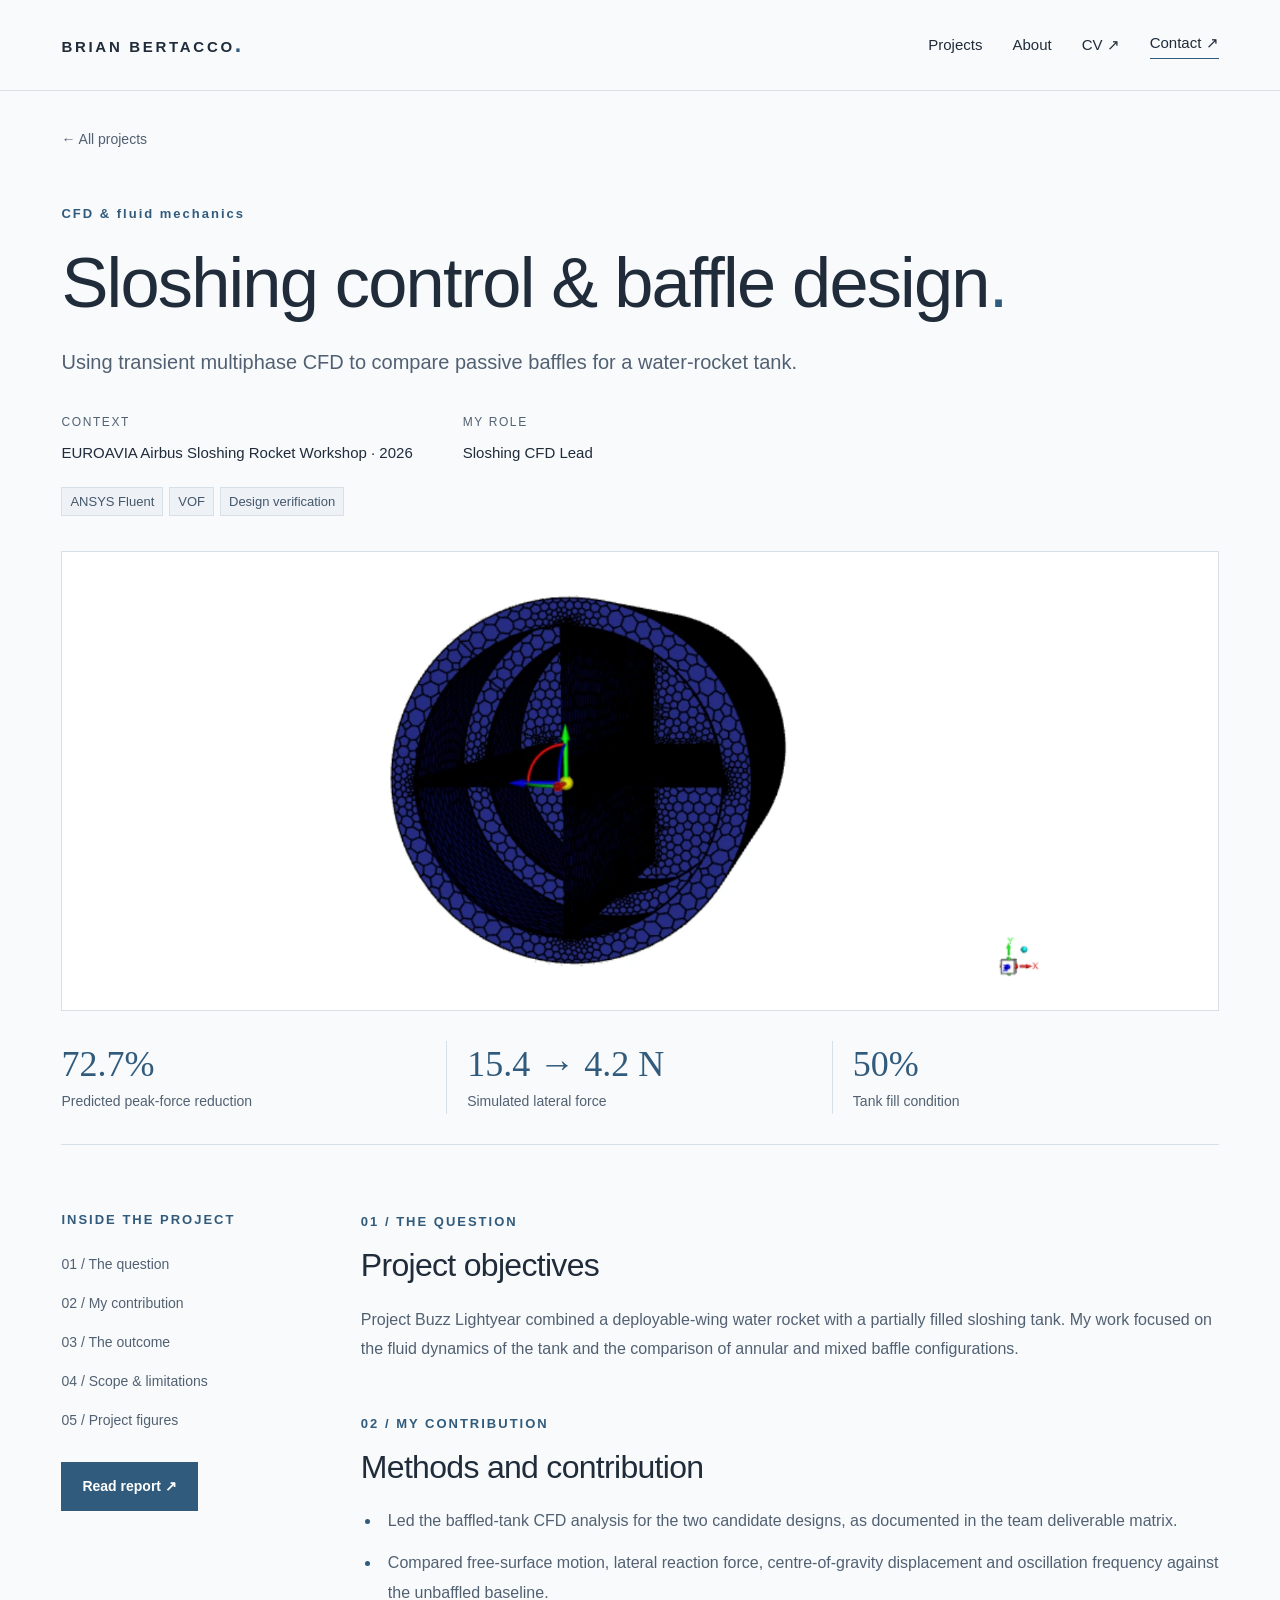
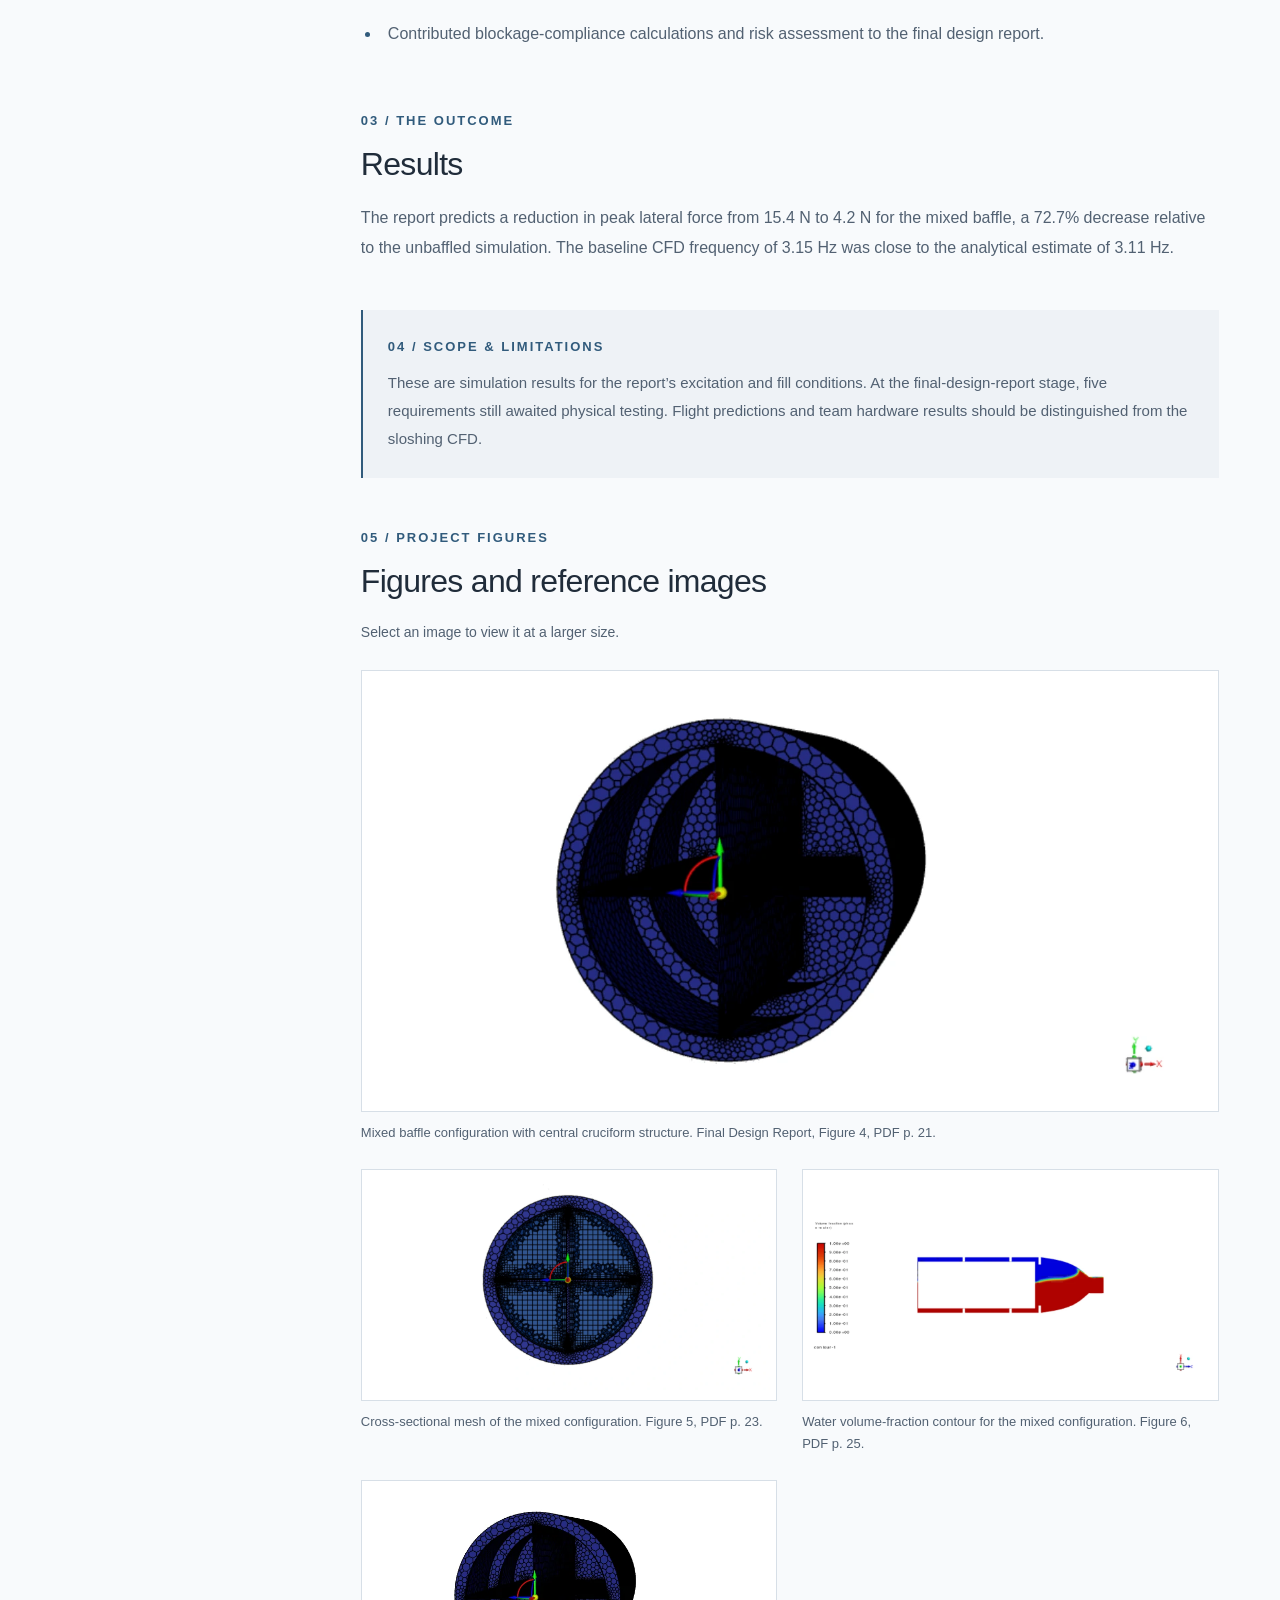
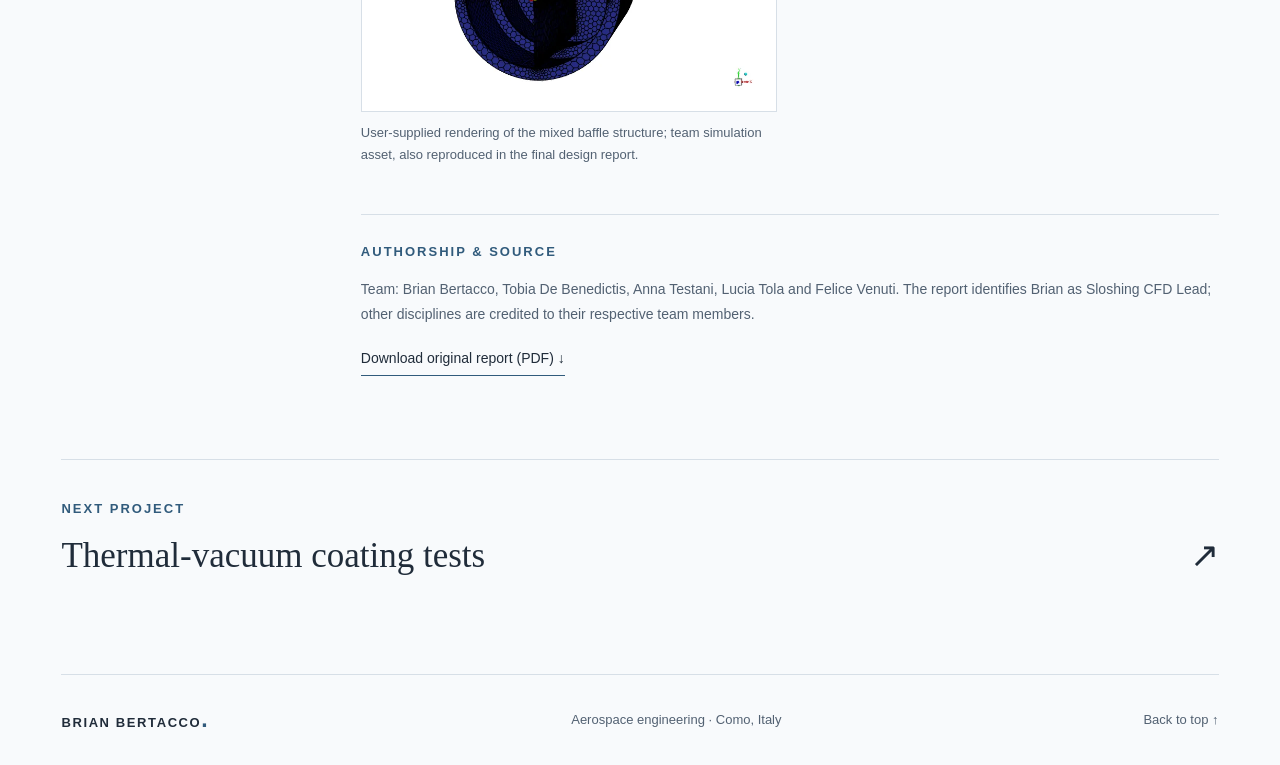
<file: projects/sloshing-control.html>
<!doctype html><html lang="en"><head><meta charset="utf-8"><meta name="viewport" content="width=device-width,initial-scale=1"><meta name="description" content="Using transient multiphase CFD to compare passive baffles for a water-rocket tank."><meta name="theme-color" content="#f8fafc"><title>Sloshing control &amp; baffle design | Brian Bertacco</title><link rel="icon" href="../assets/favicon.svg" type="image/svg+xml"><link rel="stylesheet" href="../style.css"><script defer src="../script.js"></script></head><body id="top"><a class="skip" href="#main">Skip to content</a><header class="site-header"><a class="brand" href="../index.html" aria-label="Brian Bertacco homepage">BRIAN BERTACCO<span class="brand-dot">.</span></a><button class="menu-toggle" aria-expanded="false" aria-controls="nav">Menu <span>+</span></button><nav id="nav" aria-label="Main navigation"><a href="../index.html#projects">Projects</a><a href="../index.html#about">About</a><a href="../documents/brian-bertacco-cv.pdf" target="_blank" rel="noopener">CV ↗</a><a class="nav-contact" href="../index.html#contact">Contact ↗</a></nav></header><main id="main" class="detail"><a class="back-link" href="../index.html#projects">← All projects</a><section class="detail-title"><p class="eyebrow">CFD &amp; fluid mechanics</p><h1>Sloshing control &amp; baffle design<span class="orange">.</span></h1><p class="detail-lead">Using transient multiphase CFD to compare passive baffles for a water-rocket tank.</p><div class="detail-meta"><div><small>CONTEXT</small><span>EUROAVIA Airbus Sloshing Rocket Workshop · 2026</span></div><div><small>MY ROLE</small><span>Sloshing CFD Lead</span></div></div><div class="tags"><span>ANSYS Fluent</span><span>VOF</span><span>Design verification</span></div></section><div class="detail-cover"><img src="../assets/images/slosh.webp" alt="Mixed baffle configuration with central cruciform structure. Final Design Report, Figure 4, PDF p. 21." loading="eager" width="900" height="550"></div><div class="metrics"><div><strong>72.7%</strong><span>Predicted peak-force reduction</span></div><div><strong>15.4 → 4.2 N</strong><span>Simulated lateral force</span></div><div><strong>50%</strong><span>Tank fill condition</span></div></div><div class="case-layout"><aside><p class="eyebrow">INSIDE THE PROJECT</p><a href="#overview">01 / The question</a><a href="#contribution">02 / My contribution</a><a href="#outcome">03 / The outcome</a><a href="#scope">04 / Scope & limitations</a><a href="#gallery">05 / Project figures</a><a class="button primary" href="../documents/sloshing-control.pdf" target="_blank" rel="noopener">Read report ↗</a></aside><div class="case-body"><section id="overview"><p class="eyebrow">01 / THE QUESTION</p><h2>Project objectives</h2><p>Project Buzz Lightyear combined a deployable-wing water rocket with a partially filled sloshing tank. My work focused on the fluid dynamics of the tank and the comparison of annular and mixed baffle configurations.</p></section><section id="contribution"><p class="eyebrow">02 / MY CONTRIBUTION</p><h2>Methods and contribution</h2><ul><li>Led the baffled-tank CFD analysis for the two candidate designs, as documented in the team deliverable matrix.</li><li>Compared free-surface motion, lateral reaction force, centre-of-gravity displacement and oscillation frequency against the unbaffled baseline.</li><li>Contributed blockage-compliance calculations and risk assessment to the final design report.</li></ul></section><section id="outcome"><p class="eyebrow">03 / THE OUTCOME</p><h2>Results</h2><p>The report predicts a reduction in peak lateral force from 15.4 N to 4.2 N for the mixed baffle, a 72.7% decrease relative to the unbaffled simulation. The baseline CFD frequency of 3.15 Hz was close to the analytical estimate of 3.11 Hz.</p></section><section id="scope" class="scope"><p class="eyebrow">04 / SCOPE & LIMITATIONS</p><p>These are simulation results for the report’s excitation and fill conditions. At the final-design-report stage, five requirements still awaited physical testing. Flight predictions and team hardware results should be distinguished from the sloshing CFD.</p></section><section id="gallery"><p class="eyebrow">05 / PROJECT FIGURES</p><h2>Figures and reference images</h2><p class="small">Select an image to view it at a larger size.</p><div class="gallery"><figure><button class="enlarge" data-image="../assets/images/slosh.webp" data-caption="Mixed baffle configuration with central cruciform structure. Final Design Report, Figure 4, PDF p. 21." aria-label="Enlarge: Mixed baffle configuration with central cruciform structure. Final Design Report, Figure 4, PDF p. 21."><img src="../assets/images/slosh.webp" alt="Mixed baffle configuration with central cruciform structure. Final Design Report, Figure 4, PDF p. 21." loading="lazy"></button><figcaption>Mixed baffle configuration with central cruciform structure. Final Design Report, Figure 4, PDF p. 21.</figcaption></figure><figure><button class="enlarge" data-image="../assets/images/slosh-mesh.webp" data-caption="Cross-sectional mesh of the mixed configuration. Figure 5, PDF p. 23." aria-label="Enlarge: Cross-sectional mesh of the mixed configuration. Figure 5, PDF p. 23."><img src="../assets/images/slosh-mesh.webp" alt="Cross-sectional mesh of the mixed configuration. Figure 5, PDF p. 23." loading="lazy"></button><figcaption>Cross-sectional mesh of the mixed configuration. Figure 5, PDF p. 23.</figcaption></figure><figure><button class="enlarge" data-image="../assets/images/slosh-phase.webp" data-caption="Water volume-fraction contour for the mixed configuration. Figure 6, PDF p. 25." aria-label="Enlarge: Water volume-fraction contour for the mixed configuration. Figure 6, PDF p. 25."><img src="../assets/images/slosh-phase.webp" alt="Water volume-fraction contour for the mixed configuration. Figure 6, PDF p. 25." loading="lazy"></button><figcaption>Water volume-fraction contour for the mixed configuration. Figure 6, PDF p. 25.</figcaption></figure><figure><button class="enlarge" data-image="../assets/images/mixed-baffle-user.webp" data-caption="User-supplied rendering of the mixed baffle structure; team simulation asset, also reproduced in the final design report." aria-label="Enlarge: User-supplied rendering of the mixed baffle structure; team simulation asset, also reproduced in the final design report."><img src="../assets/images/mixed-baffle-user.webp" alt="User-supplied rendering of the mixed baffle structure; team simulation asset, also reproduced in the final design report." loading="lazy"></button><figcaption>User-supplied rendering of the mixed baffle structure; team simulation asset, also reproduced in the final design report.</figcaption></figure></div></section><section class="credits"><p class="eyebrow">AUTHORSHIP & SOURCE</p><p>Team: Brian Bertacco, Tobia De Benedictis, Anna Testani, Lucia Tola and Felice Venuti. The report identifies Brian as Sloshing CFD Lead; other disciplines are credited to their respective team members.</p><a class="text-link" href="../documents/sloshing-control.pdf" download>Download original report (PDF) ↓</a></section></div></div><a class="next-project" href="thermal-vacuum.html"><span class="eyebrow">NEXT PROJECT</span><strong>Thermal-vacuum coating tests <span>↗</span></strong></a></main><footer><a class="brand" href="../index.html">BRIAN BERTACCO<span class="brand-dot">.</span></a><span>Aerospace engineering · Como, Italy</span><a href="#top">Back to top ↑</a></footer><dialog id="lightbox" aria-label="Project image"><button class="lightbox-close" aria-label="Close image">Close ×</button><img alt=""><p></p></dialog></body></html>
</file>
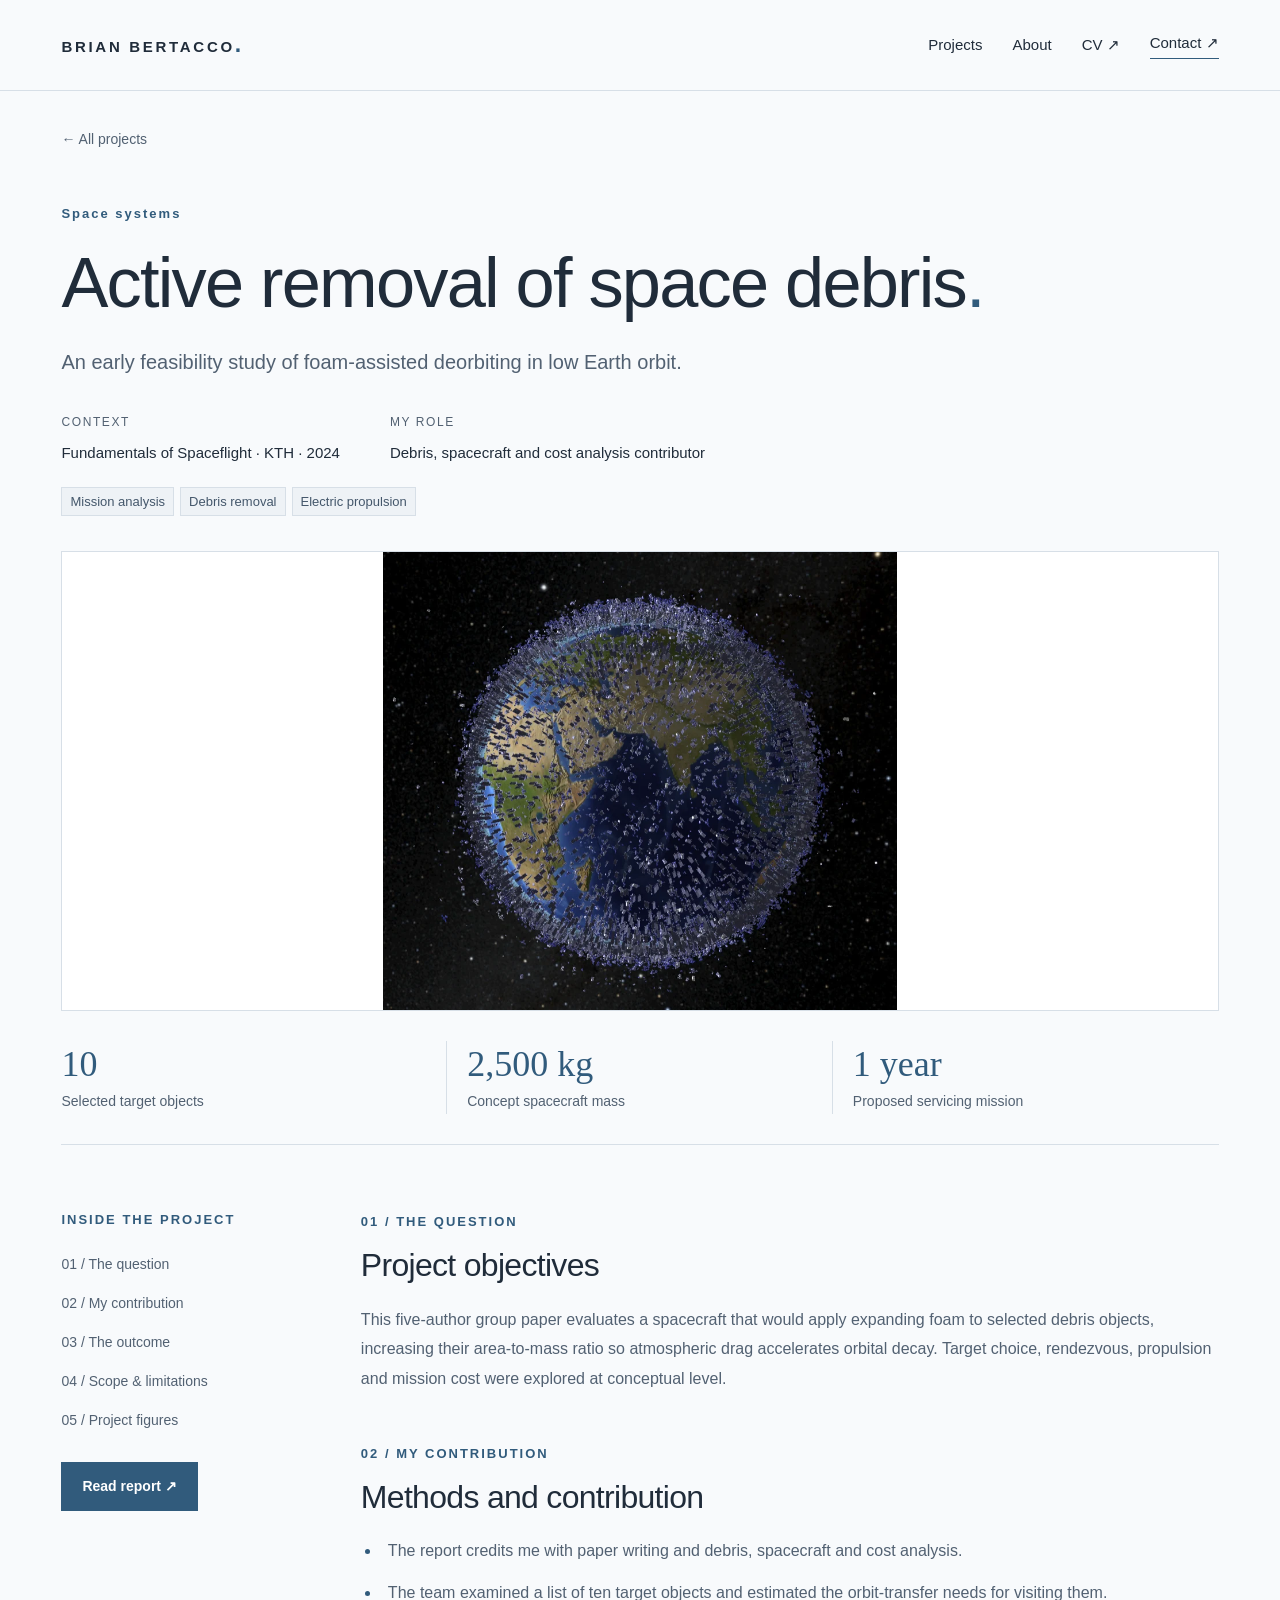
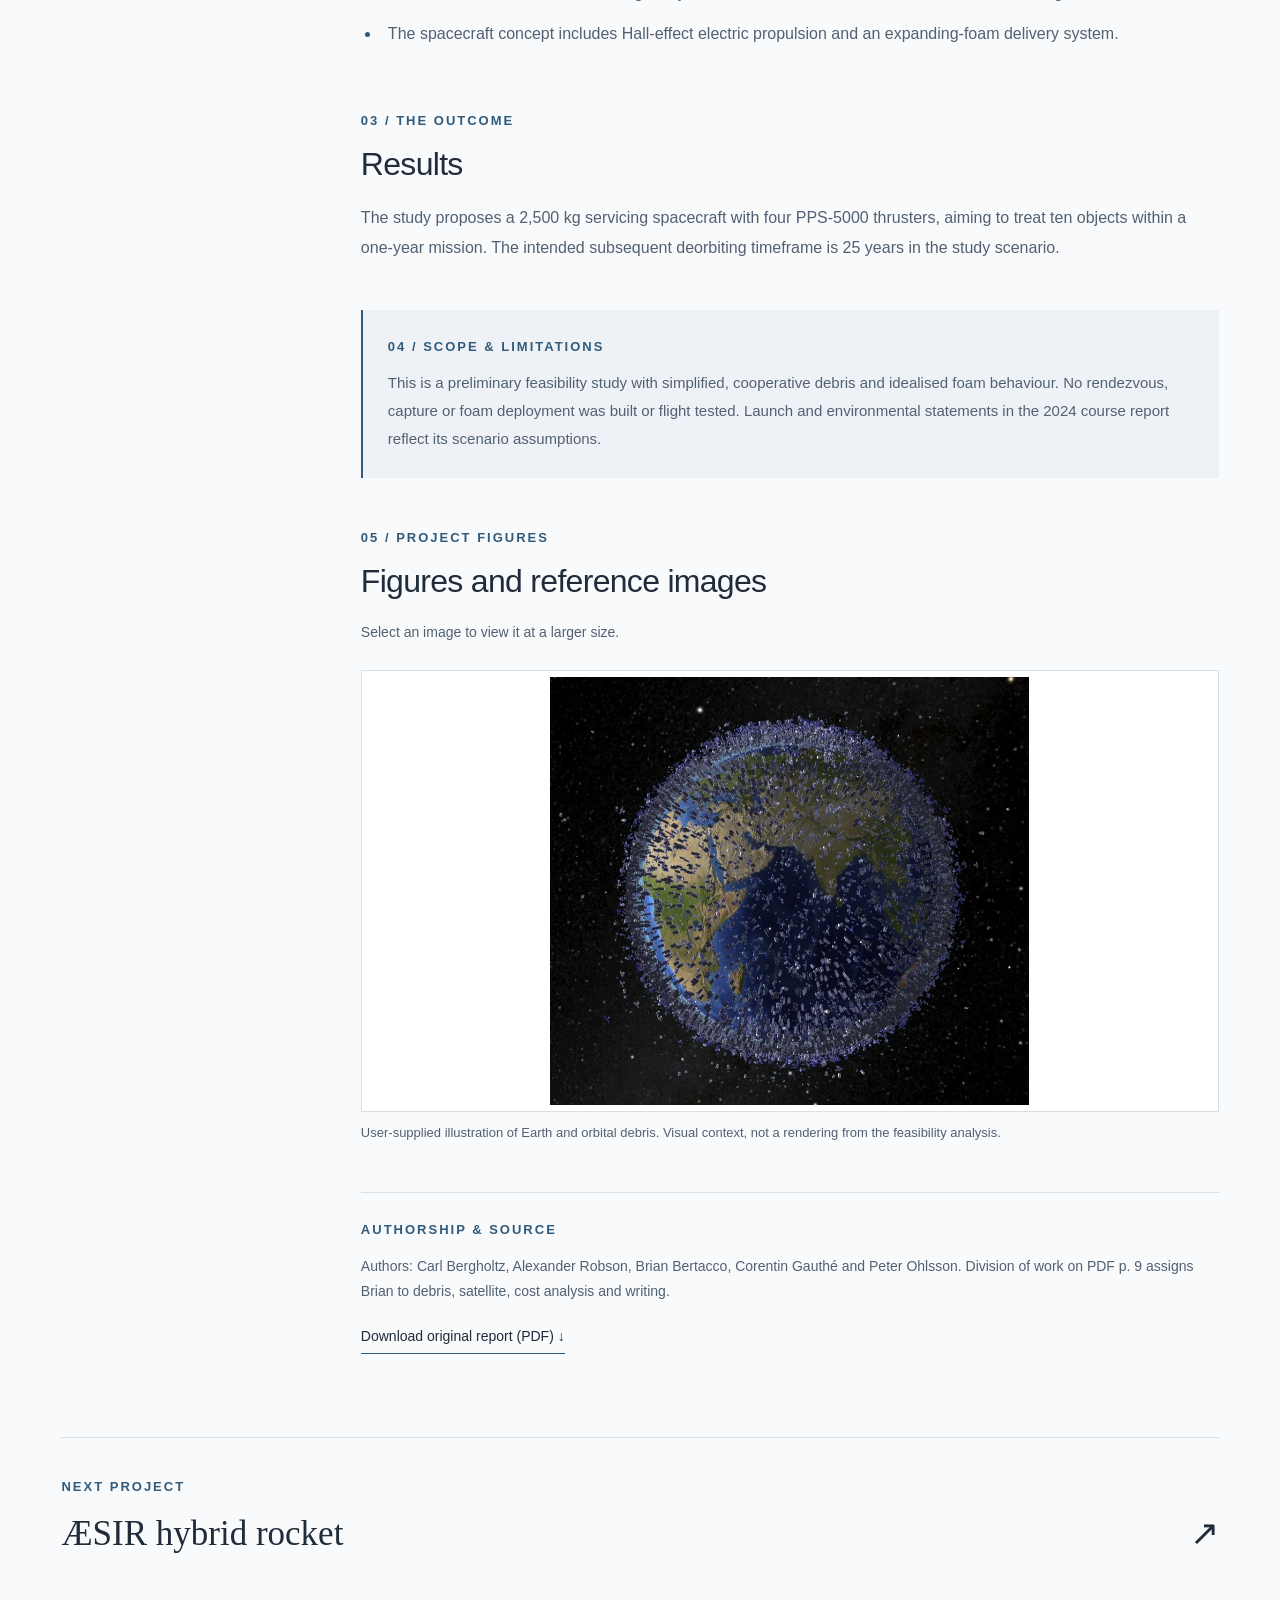
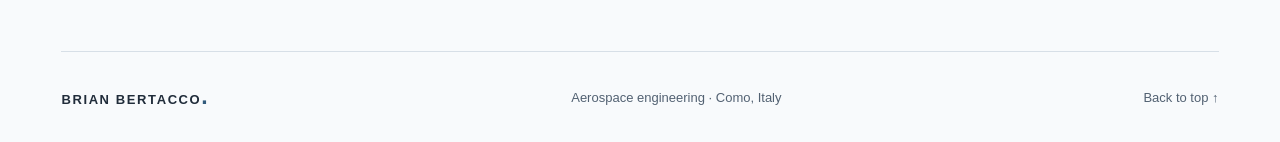
<file: projects/space-debris-removal.html>
<!doctype html><html lang="en"><head><meta charset="utf-8"><meta name="viewport" content="width=device-width,initial-scale=1"><meta name="description" content="An early feasibility study of foam-assisted deorbiting in low Earth orbit."><meta name="theme-color" content="#f8fafc"><title>Active removal of space debris | Brian Bertacco</title><link rel="icon" href="../assets/favicon.svg" type="image/svg+xml"><link rel="stylesheet" href="../style.css"><script defer src="../script.js"></script></head><body id="top"><a class="skip" href="#main">Skip to content</a><header class="site-header"><a class="brand" href="../index.html" aria-label="Brian Bertacco homepage">BRIAN BERTACCO<span class="brand-dot">.</span></a><button class="menu-toggle" aria-expanded="false" aria-controls="nav">Menu <span>+</span></button><nav id="nav" aria-label="Main navigation"><a href="../index.html#projects">Projects</a><a href="../index.html#about">About</a><a href="../documents/brian-bertacco-cv.pdf" target="_blank" rel="noopener">CV ↗</a><a class="nav-contact" href="../index.html#contact">Contact ↗</a></nav></header><main id="main" class="detail"><a class="back-link" href="../index.html#projects">← All projects</a><section class="detail-title"><p class="eyebrow">Space systems</p><h1>Active removal of space debris<span class="orange">.</span></h1><p class="detail-lead">An early feasibility study of foam-assisted deorbiting in low Earth orbit.</p><div class="detail-meta"><div><small>CONTEXT</small><span>Fundamentals of Spaceflight · KTH · 2024</span></div><div><small>MY ROLE</small><span>Debris, spacecraft and cost analysis contributor</span></div></div><div class="tags"><span>Mission analysis</span><span>Debris removal</span><span>Electric propulsion</span></div></section><div class="detail-cover"><img src="../assets/images/earth-debris-user.webp" alt="User-supplied illustration of Earth and orbital debris. Visual context, not a rendering from the feasibility analysis." loading="eager" width="900" height="550"></div><div class="metrics"><div><strong>10</strong><span>Selected target objects</span></div><div><strong>2,500 kg</strong><span>Concept spacecraft mass</span></div><div><strong>1 year</strong><span>Proposed servicing mission</span></div></div><div class="case-layout"><aside><p class="eyebrow">INSIDE THE PROJECT</p><a href="#overview">01 / The question</a><a href="#contribution">02 / My contribution</a><a href="#outcome">03 / The outcome</a><a href="#scope">04 / Scope & limitations</a><a href="#gallery">05 / Project figures</a><a class="button primary" href="../documents/space-debris-removal.pdf" target="_blank" rel="noopener">Read report ↗</a></aside><div class="case-body"><section id="overview"><p class="eyebrow">01 / THE QUESTION</p><h2>Project objectives</h2><p>This five-author group paper evaluates a spacecraft that would apply expanding foam to selected debris objects, increasing their area-to-mass ratio so atmospheric drag accelerates orbital decay. Target choice, rendezvous, propulsion and mission cost were explored at conceptual level.</p></section><section id="contribution"><p class="eyebrow">02 / MY CONTRIBUTION</p><h2>Methods and contribution</h2><ul><li>The report credits me with paper writing and debris, spacecraft and cost analysis.</li><li>The team examined a list of ten target objects and estimated the orbit-transfer needs for visiting them.</li><li>The spacecraft concept includes Hall-effect electric propulsion and an expanding-foam delivery system.</li></ul></section><section id="outcome"><p class="eyebrow">03 / THE OUTCOME</p><h2>Results</h2><p>The study proposes a 2,500 kg servicing spacecraft with four PPS-5000 thrusters, aiming to treat ten objects within a one-year mission. The intended subsequent deorbiting timeframe is 25 years in the study scenario.</p></section><section id="scope" class="scope"><p class="eyebrow">04 / SCOPE & LIMITATIONS</p><p>This is a preliminary feasibility study with simplified, cooperative debris and idealised foam behaviour. No rendezvous, capture or foam deployment was built or flight tested. Launch and environmental statements in the 2024 course report reflect its scenario assumptions.</p></section><section id="gallery"><p class="eyebrow">05 / PROJECT FIGURES</p><h2>Figures and reference images</h2><p class="small">Select an image to view it at a larger size.</p><div class="gallery"><figure><button class="enlarge" data-image="../assets/images/earth-debris-user.webp" data-caption="User-supplied illustration of Earth and orbital debris. Visual context, not a rendering from the feasibility analysis." aria-label="Enlarge: User-supplied illustration of Earth and orbital debris. Visual context, not a rendering from the feasibility analysis."><img src="../assets/images/earth-debris-user.webp" alt="User-supplied illustration of Earth and orbital debris. Visual context, not a rendering from the feasibility analysis." loading="lazy"></button><figcaption>User-supplied illustration of Earth and orbital debris. Visual context, not a rendering from the feasibility analysis.</figcaption></figure></div></section><section class="credits"><p class="eyebrow">AUTHORSHIP & SOURCE</p><p>Authors: Carl Bergholtz, Alexander Robson, Brian Bertacco, Corentin Gauthé and Peter Ohlsson. Division of work on PDF p. 9 assigns Brian to debris, satellite, cost analysis and writing.</p><a class="text-link" href="../documents/space-debris-removal.pdf" download>Download original report (PDF) ↓</a></section></div></div><a class="next-project" href="aesir-rocketry.html"><span class="eyebrow">NEXT PROJECT</span><strong>ÆSIR hybrid rocket <span>↗</span></strong></a></main><footer><a class="brand" href="../index.html">BRIAN BERTACCO<span class="brand-dot">.</span></a><span>Aerospace engineering · Como, Italy</span><a href="#top">Back to top ↑</a></footer><dialog id="lightbox" aria-label="Project image"><button class="lightbox-close" aria-label="Close image">Close ×</button><img alt=""><p></p></dialog></body></html>
</file>
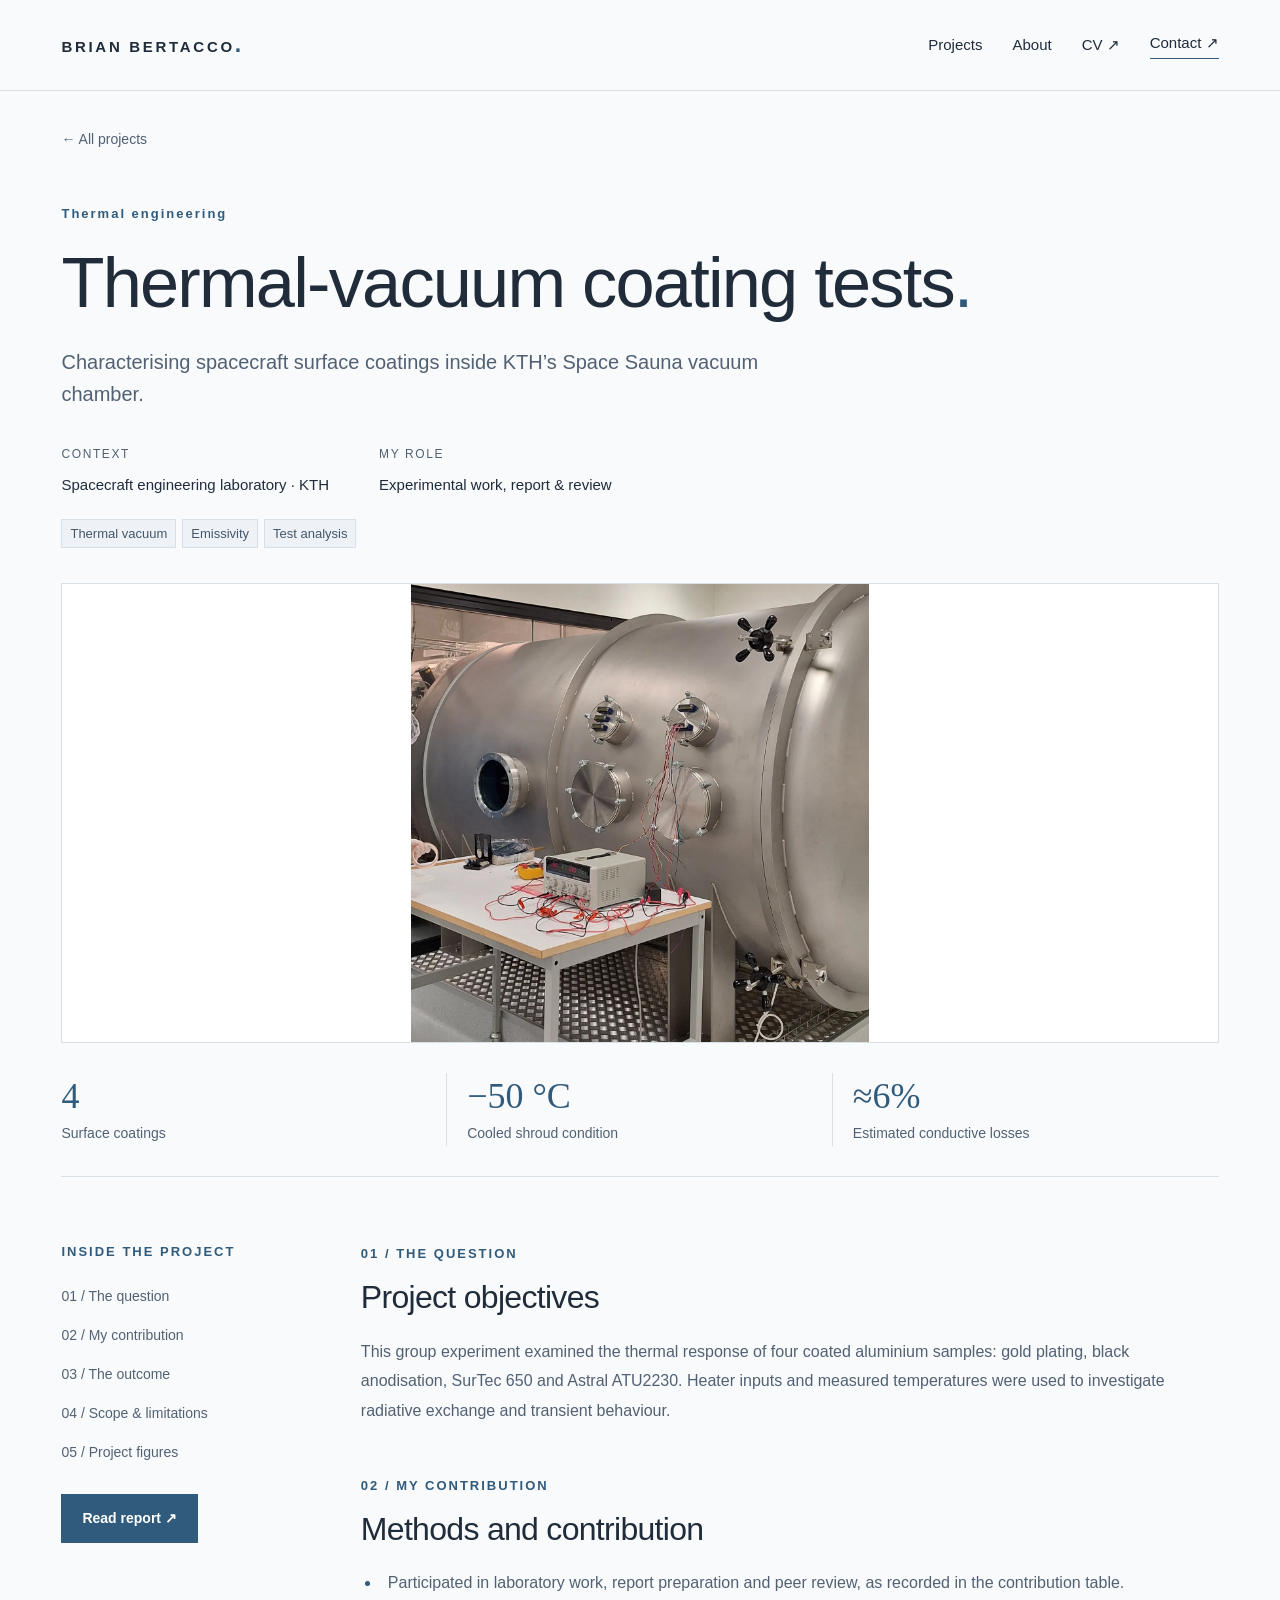
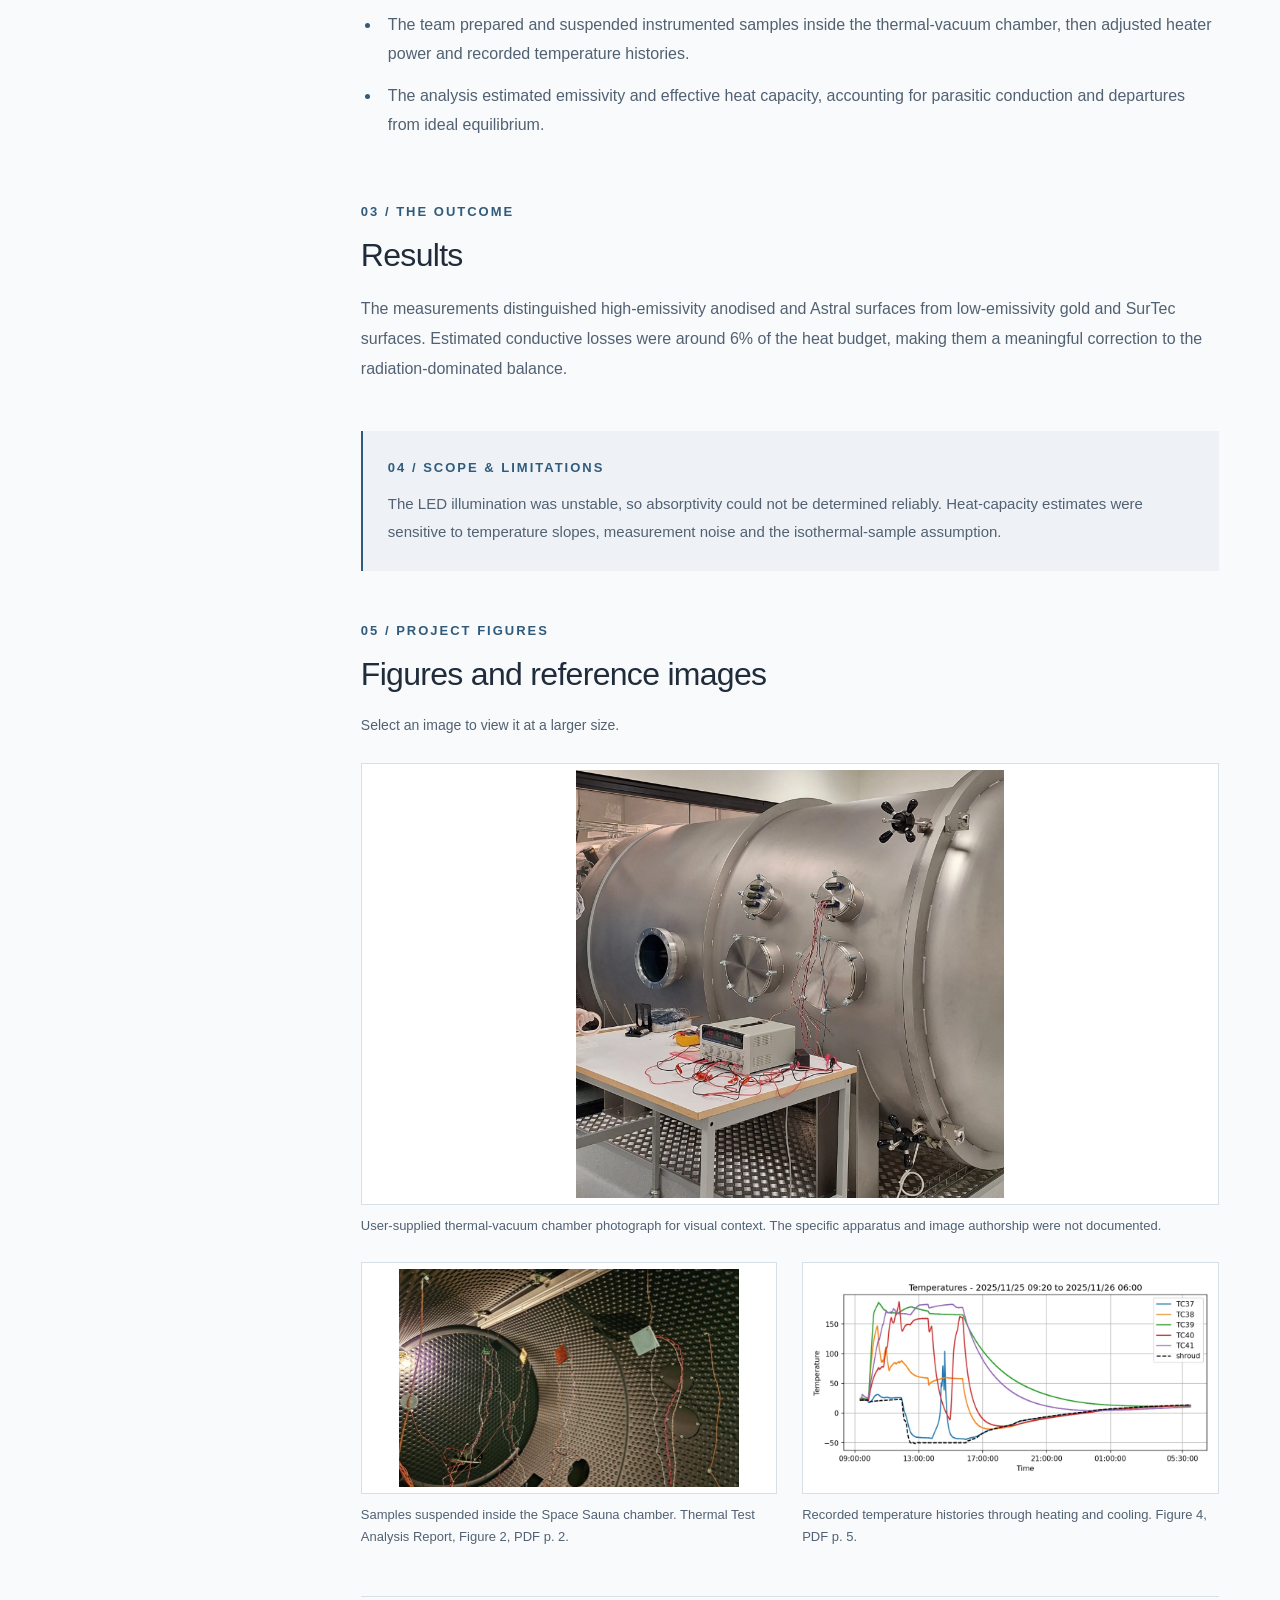
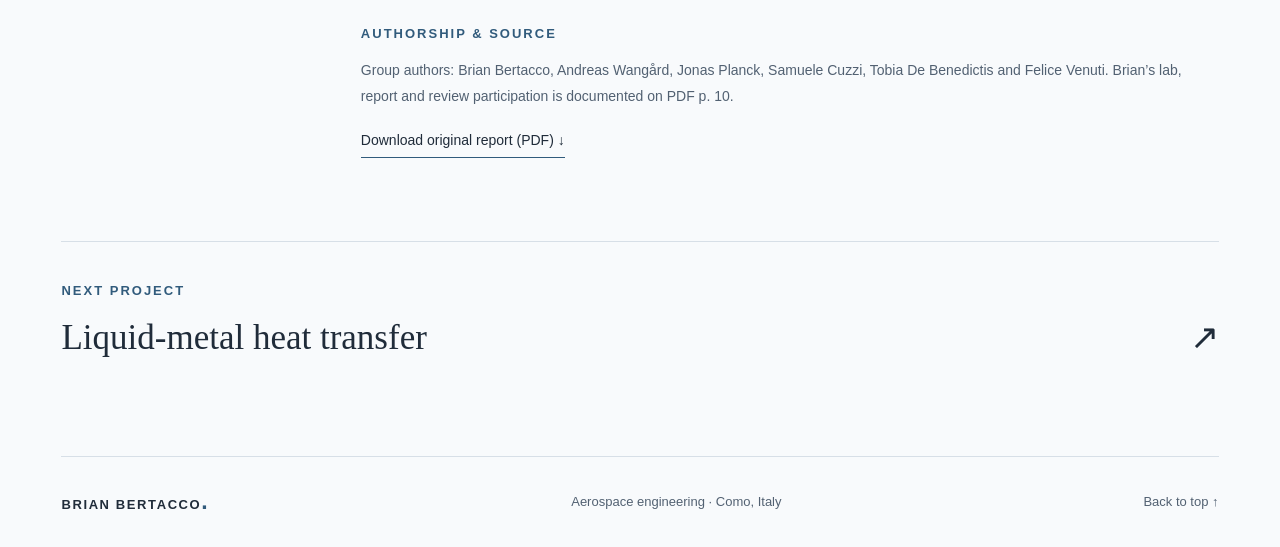
<file: projects/thermal-vacuum.html>
<!doctype html><html lang="en"><head><meta charset="utf-8"><meta name="viewport" content="width=device-width,initial-scale=1"><meta name="description" content="Characterising spacecraft surface coatings inside KTH’s Space Sauna vacuum chamber."><meta name="theme-color" content="#f8fafc"><title>Thermal-vacuum coating tests | Brian Bertacco</title><link rel="icon" href="../assets/favicon.svg" type="image/svg+xml"><link rel="stylesheet" href="../style.css"><script defer src="../script.js"></script></head><body id="top"><a class="skip" href="#main">Skip to content</a><header class="site-header"><a class="brand" href="../index.html" aria-label="Brian Bertacco homepage">BRIAN BERTACCO<span class="brand-dot">.</span></a><button class="menu-toggle" aria-expanded="false" aria-controls="nav">Menu <span>+</span></button><nav id="nav" aria-label="Main navigation"><a href="../index.html#projects">Projects</a><a href="../index.html#about">About</a><a href="../documents/brian-bertacco-cv.pdf" target="_blank" rel="noopener">CV ↗</a><a class="nav-contact" href="../index.html#contact">Contact ↗</a></nav></header><main id="main" class="detail"><a class="back-link" href="../index.html#projects">← All projects</a><section class="detail-title"><p class="eyebrow">Thermal engineering</p><h1>Thermal-vacuum coating tests<span class="orange">.</span></h1><p class="detail-lead">Characterising spacecraft surface coatings inside KTH’s Space Sauna vacuum chamber.</p><div class="detail-meta"><div><small>CONTEXT</small><span>Spacecraft engineering laboratory · KTH</span></div><div><small>MY ROLE</small><span>Experimental work, report &amp; review</span></div></div><div class="tags"><span>Thermal vacuum</span><span>Emissivity</span><span>Test analysis</span></div></section><div class="detail-cover"><img src="../assets/images/tvc-user.webp" alt="User-supplied thermal-vacuum chamber photograph for visual context. The specific apparatus and image authorship were not documented." loading="eager" width="900" height="550"></div><div class="metrics"><div><strong>4</strong><span>Surface coatings</span></div><div><strong>−50 °C</strong><span>Cooled shroud condition</span></div><div><strong>≈6%</strong><span>Estimated conductive losses</span></div></div><div class="case-layout"><aside><p class="eyebrow">INSIDE THE PROJECT</p><a href="#overview">01 / The question</a><a href="#contribution">02 / My contribution</a><a href="#outcome">03 / The outcome</a><a href="#scope">04 / Scope & limitations</a><a href="#gallery">05 / Project figures</a><a class="button primary" href="../documents/thermal-vacuum.pdf" target="_blank" rel="noopener">Read report ↗</a></aside><div class="case-body"><section id="overview"><p class="eyebrow">01 / THE QUESTION</p><h2>Project objectives</h2><p>This group experiment examined the thermal response of four coated aluminium samples: gold plating, black anodisation, SurTec 650 and Astral ATU2230. Heater inputs and measured temperatures were used to investigate radiative exchange and transient behaviour.</p></section><section id="contribution"><p class="eyebrow">02 / MY CONTRIBUTION</p><h2>Methods and contribution</h2><ul><li>Participated in laboratory work, report preparation and peer review, as recorded in the contribution table.</li><li>The team prepared and suspended instrumented samples inside the thermal-vacuum chamber, then adjusted heater power and recorded temperature histories.</li><li>The analysis estimated emissivity and effective heat capacity, accounting for parasitic conduction and departures from ideal equilibrium.</li></ul></section><section id="outcome"><p class="eyebrow">03 / THE OUTCOME</p><h2>Results</h2><p>The measurements distinguished high-emissivity anodised and Astral surfaces from low-emissivity gold and SurTec surfaces. Estimated conductive losses were around 6% of the heat budget, making them a meaningful correction to the radiation-dominated balance.</p></section><section id="scope" class="scope"><p class="eyebrow">04 / SCOPE & LIMITATIONS</p><p>The LED illumination was unstable, so absorptivity could not be determined reliably. Heat-capacity estimates were sensitive to temperature slopes, measurement noise and the isothermal-sample assumption.</p></section><section id="gallery"><p class="eyebrow">05 / PROJECT FIGURES</p><h2>Figures and reference images</h2><p class="small">Select an image to view it at a larger size.</p><div class="gallery"><figure><button class="enlarge" data-image="../assets/images/tvc-user.webp" data-caption="User-supplied thermal-vacuum chamber photograph for visual context. The specific apparatus and image authorship were not documented." aria-label="Enlarge: User-supplied thermal-vacuum chamber photograph for visual context. The specific apparatus and image authorship were not documented."><img src="../assets/images/tvc-user.webp" alt="User-supplied thermal-vacuum chamber photograph for visual context. The specific apparatus and image authorship were not documented." loading="lazy"></button><figcaption>User-supplied thermal-vacuum chamber photograph for visual context. The specific apparatus and image authorship were not documented.</figcaption></figure><figure><button class="enlarge" data-image="../assets/images/thermal.webp" data-caption="Samples suspended inside the Space Sauna chamber. Thermal Test Analysis Report, Figure 2, PDF p. 2." aria-label="Enlarge: Samples suspended inside the Space Sauna chamber. Thermal Test Analysis Report, Figure 2, PDF p. 2."><img src="../assets/images/thermal.webp" alt="Samples suspended inside the Space Sauna chamber. Thermal Test Analysis Report, Figure 2, PDF p. 2." loading="lazy"></button><figcaption>Samples suspended inside the Space Sauna chamber. Thermal Test Analysis Report, Figure 2, PDF p. 2.</figcaption></figure><figure><button class="enlarge" data-image="../assets/images/thermal-plot.webp" data-caption="Recorded temperature histories through heating and cooling. Figure 4, PDF p. 5." aria-label="Enlarge: Recorded temperature histories through heating and cooling. Figure 4, PDF p. 5."><img src="../assets/images/thermal-plot.webp" alt="Recorded temperature histories through heating and cooling. Figure 4, PDF p. 5." loading="lazy"></button><figcaption>Recorded temperature histories through heating and cooling. Figure 4, PDF p. 5.</figcaption></figure></div></section><section class="credits"><p class="eyebrow">AUTHORSHIP & SOURCE</p><p>Group authors: Brian Bertacco, Andreas Wangård, Jonas Planck, Samuele Cuzzi, Tobia De Benedictis and Felice Venuti. Brian’s lab, report and review participation is documented on PDF p. 10.</p><a class="text-link" href="../documents/thermal-vacuum.pdf" download>Download original report (PDF) ↓</a></section></div></div><a class="next-project" href="liquid-metal-cfd.html"><span class="eyebrow">NEXT PROJECT</span><strong>Liquid-metal heat transfer <span>↗</span></strong></a></main><footer><a class="brand" href="../index.html">BRIAN BERTACCO<span class="brand-dot">.</span></a><span>Aerospace engineering · Como, Italy</span><a href="#top">Back to top ↑</a></footer><dialog id="lightbox" aria-label="Project image"><button class="lightbox-close" aria-label="Close image">Close ×</button><img alt=""><p></p></dialog></body></html>
</file>
<file: style.css>
:root{--paper:#f8fafc;--ink:#202c3a;--muted:#526172;--line:#d7dfe7;--accent:#315b7c;--soft:#eef2f6;--serif:Georgia,'Times New Roman',serif;--sans:Arial,Helvetica,sans-serif}*{box-sizing:border-box}html{scroll-behavior:smooth;scroll-padding-top:95px}body{margin:0;background:var(--paper);color:var(--ink);font-family:var(--sans);font-size:16px;line-height:1.65}a{color:inherit;text-decoration:none}button,input{font:inherit}button,a,input{-webkit-tap-highlight-color:transparent}button{cursor:pointer}button:focus-visible,a:focus-visible,input:focus-visible{outline:3px solid var(--accent);outline-offset:5px}img{display:block;width:100%;height:auto}h1,h2,h3,p{margin:0}h1,h2,h3{font-weight:500}h1,h2,h3,.large-copy{font-family:var(--sans)}h1{font-size:clamp(36px,4vw,62px);line-height:1.16;letter-spacing:-1.8px}h2{font-size:clamp(30px,3vw,44px);line-height:1.2;letter-spacing:-1px}h3{font-size:24px;line-height:1.3;letter-spacing:-.4px}em{font-weight:400}button{color:var(--ink)}.site-header{display:flex;align-items:center;justify-content:space-between;padding:26px 4.8%;border-bottom:1px solid var(--line);gap:24px}.brand{font-size:15px;font-weight:700;letter-spacing:2.7px;white-space:nowrap}.brand-dot{color:var(--accent);font-size:23px}.site-header nav{display:flex;align-items:center;gap:30px;font-size:15px}.site-header nav a:hover{color:var(--accent)}.nav-contact{border-bottom:1px solid var(--accent);padding-bottom:3px}.menu-toggle{display:none}.hero{display:grid;grid-template-columns:1.04fr 1fr;gap:4%;padding:66px 4.8% 54px;max-width:1600px;margin:auto}.eyebrow{font-size:13px;letter-spacing:2px;font-weight:700;color:var(--accent);line-height:1.5}.hero .eyebrow{margin:6px 0 25px}.hero h1 em{color:var(--accent)}.hero-intro{max-width:500px;margin:28px 0;color:var(--muted);font-size:16px;line-height:1.75}.actions{display:flex;align-items:center;gap:12px;flex-wrap:wrap}.button{display:inline-flex;align-items:center;justify-content:center;gap:24px;min-height:48px;border:1px solid #c5ced8;padding:12px 20px;font-size:14px;font-weight:600;transition:background .2s,color .2s}.button.primary{background:var(--accent);color:#fff;border-color:var(--accent)}.button:hover{background:var(--ink);border-color:var(--ink);color:#fff}.hero-foot{font-size:13px;color:var(--muted);margin-top:28px}.hero-foot span{padding:0 8px}.hero-image{position:relative;min-height:460px;overflow:hidden;background:#17212c;display:block}.hero-image>img{height:100%;object-fit:cover;opacity:.85;filter:contrast(1.03);transition:transform .8s}.hero-image:hover>img{transform:scale(1.03)}.hero-image:after{content:'';position:absolute;inset:30% 0 0;background:linear-gradient(transparent,rgba(14,23,34,.9))}.image-label{position:absolute;bottom:27px;left:30px;right:30px;z-index:1;color:white}.image-label>span{font-size:12px;letter-spacing:1.7px;color:#dbe7f1}.image-label strong{display:block;font-size:26px;line-height:1.16;margin:12px 0 20px;font-family:var(--sans);font-weight:500}.image-label small{display:block;border-top:1px solid #ffffff45;padding-top:13px;font-size:13px}.image-label b{float:right;font-size:21px;font-weight:400}.discipline-strip{display:flex;justify-content:space-between;flex-wrap:wrap;gap:14px 20px;margin:0 4.8%;padding:21px 0;border-top:1px solid var(--line);border-bottom:1px solid var(--line);font-size:14px;letter-spacing:.4px;color:var(--muted)}.discipline-strip span:before{content:'+';color:var(--accent);margin-right:10px}.projects-section{padding:76px 4.8% 88px;max-width:1600px;margin:auto}.section-heading{display:flex;justify-content:space-between;align-items:end;gap:30px;margin-bottom:36px}.section-heading .eyebrow{margin-bottom:14px}.section-heading>p{font-size:16px;color:var(--muted);padding-bottom:6px}.project-tools{display:flex;align-items:start;justify-content:space-between;gap:20px;border-top:1px solid var(--line);padding-top:20px}.filters{display:flex;flex-wrap:wrap;gap:7px;max-width:900px;min-width:0}.filter{padding:7px 11px;border:1px solid transparent;border-radius:2px;background:transparent;font-size:14px;white-space:normal;text-align:left}.filter:hover{border-color:var(--line)}.filter.active{background:var(--ink);color:white}.search-label{flex-shrink:0;width:230px}#project-search{width:100%;border:0;border-bottom:1px solid #8090a0;background:transparent;padding:8px 2px;font-size:14px;border-radius:0;color:var(--ink)}.results-line{font-size:13px;color:var(--muted);margin:18px 0}.project-grid{display:grid;grid-template-columns:repeat(3,minmax(0,1fr));gap:44px 26px}.project-card[hidden]{display:none}.card-image{display:block;background:#eee;width:100%;aspect-ratio:1.6;overflow:hidden;border:1px solid var(--line)}.card-image>img{width:100%;height:100%;object-fit:contain;background:#fff;transition:transform .45s}.project-card:first-child .card-image>img,.project-card:nth-child(3) .card-image>img{object-fit:cover}.card-image:hover>img{transform:scale(1.035)}.card-meta{margin:15px 0 8px;font-size:12px;font-weight:600;letter-spacing:.6px;text-transform:uppercase;color:var(--accent)}.project-card h3 a{display:flex;justify-content:space-between;gap:12px}.project-card h3 a:hover{color:var(--accent)}.project-card h3 span{font-family:var(--sans);font-size:20px}.project-card p{margin-top:12px;font-size:16px;line-height:1.7;color:var(--muted);max-width:95%}.tags{display:flex;gap:6px;flex-wrap:wrap;margin-top:16px}.tags span{font-size:13px;padding:3px 8px;background:#eef2f6;border:1px solid #d7dfe7;color:#44576b}.type-visual{width:100%;height:100%;min-height:200px;background:#e8eef4;position:relative;overflow:hidden;padding:24px;color:#315b7c;display:flex;flex-direction:column;justify-content:center}.type-visual>span{font-size:12px;letter-spacing:1.5px;z-index:1}.type-visual strong{font-family:var(--serif);font-size:clamp(30px,3.5vw,60px);font-weight:400;line-height:1.2;margin-top:16px;z-index:1}.type-visual em{font-size:13px;z-index:1}.type-visual i{position:absolute;width:170px;height:170px;border:1px solid currentColor;opacity:.16;border-radius:50%;right:-30px;bottom:-50px;box-shadow:0 0 0 30px transparent,0 0 0 31px currentColor,0 0 0 60px transparent,0 0 0 61px currentColor}.type-visual.moon{background:#253345;color:#e8eef4}.type-visual.rocket{background:#e8eef4;color:#315b7c}.type-visual.satellite{background:#e8eef4;color:#315b7c}#no-results{padding:35px 0;color:var(--muted)}.about-section{display:grid;grid-template-columns:1fr 1.12fr;gap:9%;padding:72px 7%;background:#eef2f6}.about-section .eyebrow{margin-bottom:20px}.about-copy p{margin-bottom:20px;font-size:16px;color:#526172}.about-copy .large-copy{font-size:26px;line-height:1.45;color:var(--ink)}.education{display:grid;grid-template-columns:1fr 1fr;gap:24px;padding:23px 0;margin:28px 0 10px;border-top:1px solid #d7dfe7}.education strong{font-size:16px;display:block}.education span,.education small{display:block;font-size:14px;color:var(--muted);margin-top:4px}.text-link{font-size:14px;border-bottom:1px solid var(--accent);padding-bottom:5px}.skills-section{padding:45px 7%;display:grid;grid-template-columns:1fr 2fr;gap:20px;border-bottom:1px solid var(--line)}.skills-section>div{display:grid;grid-template-columns:1fr 1fr 1fr;gap:24px}.skills-section strong{display:block;color:var(--ink);font-size:15px;margin-bottom:8px}.skills-section p{font-size:14px;color:var(--muted)}.skills-section .eyebrow{color:var(--accent)}.contact-section{text-align:center;padding:84px 24px 88px}.contact-section h2{margin:18px 0 23px}.contact-section>p:not(.eyebrow){font-size:16px;color:var(--muted)}.contact-section .actions{justify-content:center;margin:27px 0 15px}.email{font-size:15px;overflow-wrap:anywhere;color:var(--muted)}footer{margin:0 4.8%;padding:26px 0;border-top:1px solid var(--line);display:flex;justify-content:space-between;align-items:center;gap:20px}footer .brand{font-size:13px;letter-spacing:1.6px}footer>span,footer>a:last-of-type{font-size:13px;color:var(--muted)}.detail{max-width:1280px;margin:auto;padding:35px 4.8% 60px}.back-link{font-size:14px;color:var(--muted)}.detail-title{padding:52px 0 35px;max-width:1000px}.detail-title h1{margin:18px 0 23px;font-size:clamp(42px,5.5vw,76px)}.orange{color:var(--accent)}.detail-lead{font-size:20px;color:var(--muted);max-width:740px;line-height:1.6}.detail-meta{display:flex;gap:50px;margin:35px 0 20px}.detail-meta small{display:block;font-size:12px;letter-spacing:1.6px;color:var(--muted);margin-bottom:7px}.detail-meta span{font-size:15px}.detail-cover{height:460px;border:1px solid var(--line);background:white;overflow:hidden}.detail-cover>img{height:100%;object-fit:contain}.detail-cover .type-visual{padding:50px}.detail-cover .type-visual strong{font-size:88px}.detail-cover .type-visual>span{font-size:12px;letter-spacing:.8px}.detail-cover .type-visual em{font-size:23px}.metrics{display:grid;grid-template-columns:repeat(3,1fr);border-bottom:1px solid var(--line);padding:30px 0;margin-bottom:65px}.metrics>div{padding:0 20px;border-right:1px solid var(--line)}.metrics>div:first-child{padding-left:0}.metrics>div:last-child{border:0}.metrics strong{display:block;font-family:var(--serif);font-size:36px;font-weight:400;color:var(--accent);line-height:1.3}.metrics span{font-size:14px;color:var(--muted)}.case-layout{display:grid;grid-template-columns:230px minmax(0,1fr);gap:6%}.case-layout aside{align-self:start;position:sticky;top:25px}.case-layout aside a:not(.button){display:block;font-size:14px;padding:8px 0;color:var(--muted)}.case-layout aside .eyebrow{margin-bottom:15px}.case-layout aside .button{margin-top:22px}.case-body section{margin-bottom:48px;scroll-margin-top:25px}.case-body h2{font-size:32px;margin:12px 0 20px;letter-spacing:-.7px}.case-body p,.case-body li{font-size:16px;line-height:1.85;color:#526172}.case-body .eyebrow{font-size:13px;color:var(--accent)}.case-body ul{padding-left:20px}.case-body li{padding:0 0 12px 7px}.case-body li::marker{color:var(--accent)}.scope{padding:25px;background:var(--soft);border-left:2px solid var(--accent)}.scope p:last-child{font-size:15px;margin-top:10px}.gallery{display:grid;grid-template-columns:1fr 1fr;gap:25px;margin-top:24px}.gallery figure{margin:0;min-width:0}.gallery figure:first-child{grid-column:1/-1}.enlarge{border:1px solid var(--line);padding:0;background:white;display:block;width:100%;overflow:hidden}.enlarge img{object-fit:contain;height:230px;padding:6px}.gallery figure:first-child img{height:auto;max-height:440px}.gallery figcaption{margin-top:10px;font-size:13px;line-height:1.7;color:var(--muted)}.case-body .small{font-size:14px}.credits{border-top:1px solid var(--line);padding-top:25px}.credits p:not(.eyebrow){font-size:14px;line-height:1.8;margin-top:12px}.credits .text-link{display:inline-block;margin-top:20px}.next-project{display:block;padding:35px 0;border-top:1px solid var(--line);margin-top:35px}.next-project strong{font-family:var(--serif);display:flex;justify-content:space-between;gap:25px;font-size:35px;font-weight:400;line-height:1.3;margin-top:12px}.next-project:hover strong{color:var(--accent)}.error-page{min-height:65vh;padding:90px 7%}.error-page h1{margin:20px 0 35px}.sr-only{position:absolute;width:1px;height:1px;padding:0;margin:-1px;overflow:hidden;clip:rect(0,0,0,0);white-space:nowrap;border:0}.skip{position:absolute;left:10px;top:-80px;background:var(--ink);color:white;padding:10px 20px;z-index:10}.skip:focus{top:10px}dialog{border:0;padding:50px 24px 24px;background:var(--paper);max-width:min(1100px,94vw);max-height:94vh;width:100%;color:var(--ink)}dialog::backdrop{background:#111c}dialog img{object-fit:contain;max-height:73vh}dialog p{font-size:12px;margin-top:16px}.lightbox-close{position:absolute;right:18px;top:12px;border:0;background:transparent;font-size:12px;padding:6px}.dialog-open{overflow:hidden}
.detail-cover.photo-cover>img{object-fit:cover;object-position:center 65%}.gallery .figure-wide{grid-column:1/-1}.gallery .figure-wide img{height:auto;max-height:440px}.workflow-list{padding-left:24px}.workflow-list strong{display:block;color:var(--ink);font-size:16px}.workflow-list p{margin-top:4px}.workflow-list li{padding-bottom:18px}
@media(min-width:1600px){.site-header,.discipline-strip,footer{max-width:1448px;margin-left:auto;margin-right:auto}.site-header{padding-left:0;padding-right:0}}
@media(max-width:1100px){.project-tools{flex-direction:column}.search-label{width:100%;max-width:320px}.hero{padding-top:46px;gap:30px}.hero-image{min-height:440px}.hero h1{font-size:clamp(36px,4.6vw,48px)}.case-layout{grid-template-columns:190px 1fr}.project-grid{grid-template-columns:repeat(2,minmax(0,1fr));gap:36px 24px}.education{grid-template-columns:1fr}.skills-section{grid-template-columns:1fr;gap:25px}}
@media(max-width:760px){html{scroll-padding-top:25px}.site-header{padding:18px 6%;position:relative;flex-wrap:wrap}.brand{font-size:12px;letter-spacing:2px}.menu-toggle{display:flex;gap:14px;border:0;background:transparent;font-size:12px;padding:7px 0 7px 14px}.site-header nav{display:none;width:100%;flex-direction:column;align-items:start;gap:15px;padding:12px 0}.site-header nav.open{display:flex}.hero{grid-template-columns:1fr;padding:35px 6% 30px;gap:30px}.hero h1{font-size:clamp(32px,6.7vw,48px);letter-spacing:-1px}.hero .eyebrow{font-size:12px;margin:0 0 22px}.hero-intro{font-size:16px;margin:24px 0}.hero-foot{font-size:12px;line-height:1.8}.hero-image{min-height:0;height:350px}.image-label{left:22px;right:22px;bottom:22px}.image-label strong{font-size:28px}.discipline-strip{margin:0 6%;display:grid;grid-template-columns:1fr 1fr;gap:12px;font-size:12px}.projects-section{padding:48px 6% 55px}.section-heading{display:block;margin-bottom:26px}.section-heading>p{margin-top:20px;font-size:16px}.section-heading h2{font-size:38px}.project-grid{grid-template-columns:1fr 1fr;gap:30px 18px}.card-meta{font-size:12px}.project-card h3{font-size:23px}.project-card p{font-size:16px}.tags span{font-size:13px}.type-visual{padding:16px;min-height:0}.type-visual strong{font-size:30px;margin-top:12px}.type-visual>span{font-size:12px;letter-spacing:.8px}.type-visual em{font-size:13px}.filter{font-size:13px;padding:7px 9px}.about-section{grid-template-columns:1fr;gap:30px;padding:45px 6%}.about-copy .large-copy{font-size:24px}.education{grid-template-columns:1fr 1fr}.skills-section{padding:35px 6%}.skills-section>div{grid-template-columns:1fr}.contact-section{padding:55px 6%}.contact-section h2{font-size:40px}footer{margin:0 6%;flex-wrap:wrap}footer>span{order:3;width:100%}.detail{padding:25px 6% 35px}.detail-title{padding:35px 0 25px}.detail-title h1{font-size:49px;letter-spacing:-1.7px}.detail-lead{font-size:17px}.detail-meta{gap:25px;flex-direction:column;margin-top:25px}.detail-cover{height:300px}.detail-cover .type-visual{padding:25px}.detail-cover .type-visual strong{font-size:55px}.detail-cover .type-visual>span{font-size:12px;letter-spacing:.8px}.metrics{gap:10px;margin-bottom:35px;padding:24px 0}.metrics>div{padding:0 10px}.metrics strong{font-size:26px}.metrics span{font-size:13px;line-height:1.5;display:block;margin-top:7px}.case-layout{grid-template-columns:1fr;gap:30px}.case-layout aside{position:static;display:flex;flex-wrap:wrap;gap:7px 16px;padding-bottom:24px;border-bottom:1px solid var(--line)}.case-layout aside .eyebrow{width:100%;margin:0}.case-layout aside .button{margin:10px 0 0}.case-layout aside a:not(.button){font-size:13px}.case-body section{margin-bottom:35px}.case-body h2{font-size:29px}.case-body p,.case-body li{font-size:16px}.gallery{gap:20px}.enlarge img{height:170px}.next-project strong{font-size:29px}}
@media(max-width:600px){.project-grid{grid-template-columns:1fr;gap:35px}.card-image{aspect-ratio:1.65}.project-card h3{font-size:24px}.project-card p{font-size:16px}.tags span{font-size:13px}.card-meta{font-size:12px}.type-visual{padding:24px}.type-visual strong{font-size:44px}.type-visual>span{font-size:12px;letter-spacing:.8px}.type-visual em{font-size:14px}.education{grid-template-columns:1fr}.hero-image{height:320px}.hero-image .image-label strong{font-size:23px}.gallery{grid-template-columns:1fr}.gallery figure:first-child{grid-column:auto}.enlarge img{height:auto;max-height:360px}.detail-title h1{font-size:41px}.metrics strong{font-size:23px}.button{gap:16px;padding:11px 17px}.hero-foot span{padding:0 3px}}
@media(prefers-reduced-motion:reduce){html{scroll-behavior:auto}*{transition:none!important}}
@media print{.site-header,.case-layout aside,.back-link,.next-project,footer,.menu-toggle,.actions,.project-tools,dialog{display:none!important}body{background:white;color:black}.hero,.case-layout,.about-section{display:block}.detail-cover{height:220px}.case-body section{break-inside:avoid}.project-card{break-inside:avoid}.gallery img{max-height:220px}.detail{padding:0}.metrics{margin-bottom:25px}}
</file>
